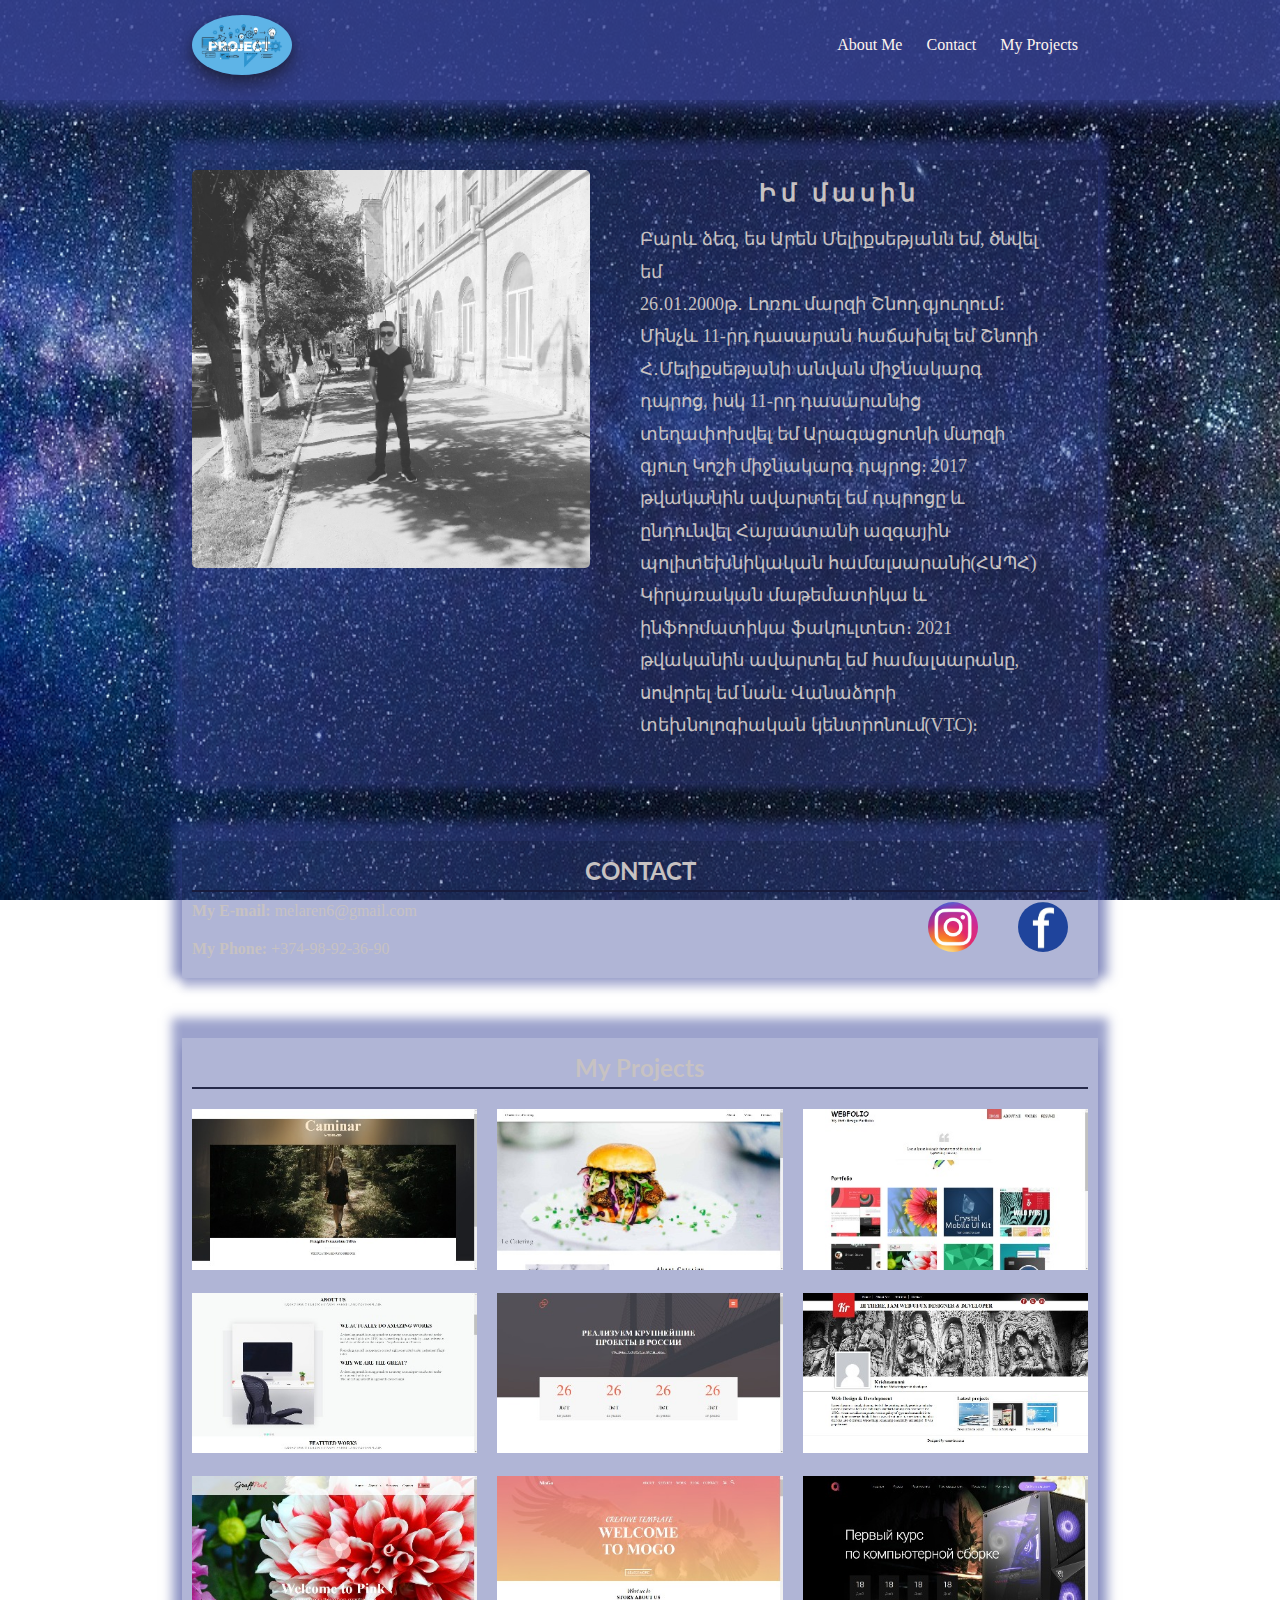
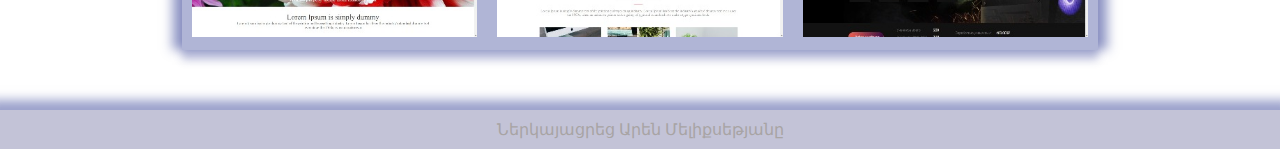
<file: index.html>
<!DOCTYPE html>
<html lang="en">
<head>
    <meta charset="UTF-8">
    <title>Portfolio</title>
    <link rel="stylesheet" href="style.css">
    <link rel="preconnect" href="https://fonts.googleapis.com">
    <link rel="preconnect" href="https://fonts.gstatic.com" crossorigin>
    <link href="https://fonts.googleapis.com/css2?family=Bebas+Neue&family=Lato:ital,wght@1,300&display=swap" rel="stylesheet">
</head>
<body>
    <header>
        <div class="menu">
            <img src="img/project.jpeg">
            <ul>
                <a href="#about"><li>About Me</li></a>
                <a href="#contact"><li>Contact</li></a>
                <a href="#myprojects"><li>My Projects</li></a>
            </ul>
        </div>
    </header>
    <section>
        <div class="about" id="about">
            <div class="me">
                <img src="img/me.jpeg"/>
            </div>
            <div class="text">
                <h2>Իմ մասին</h2>  
                <p class="p1">
                    Բարև ձեզ, ես Արեն Մելիքսեթյանն եմ, ծնվել եմ<br> 26․01․2000թ․ Լոռու մարզի Շնող գյուղում։
                    Մինչև 11-րդ դասարան հաճախել եմ Շնողի Հ․Մելիքսեթյանի անվան միջնակարգ դպրոց, իսկ 11-րդ դասարանից տեղափոխվել եմ
                    Արագացոտնի մարզի գյուղ Կոշի միջնակարգ դպրոց։ 2017 թվականին ավարտել եմ դպրոցը և ընդունվել Հայաստանի ազգային պոլիտեխնիկական
                    համալսարանի(ՀԱՊՀ) Կիրառական մաթեմատիկա և ինֆորմատիկա ֆակուլտետ։ 2021 թվականին ավարտել եմ համալսարանը, սովորել եմ նաև
                    Վանաձորի տեխնոլոգիական կենտրոնում(VTC)։
                </p>  
            </div>
        </div>
        <div class="contact" id="contact">
            <h2 class="h2">CONTACT</h2>
            <div class="contact2">
                <div class="cont">
                    <h4>My E-mail:</h4>
                    <p>melaren6@gmail.com</p>
                    <br>
                    <h4>My Phone:</h4>
                    <p>+374-98-92-36-90</p>
                </div>
                <div class="social">
                    <a href="https://www.facebook.com/profile.php?id=100067393895623" target="_blank">
                        <img src="img/facebook.jpg" style="background-color: black;">
                    </a>
                    <a href="https://www.instagram.com/meliksetyan_21/?hl=ru" target="_blank">
                        <img src="img/instagram.jpeg">
                    </a>
                </div>
            </div>
        </div>
        <div class="myprojects" id="myprojects">
            <h2>My Projects</h2>
            <div class="projects">
                <div class="proj">
                    <a href="page1/index.html" target="_blank">
                        <img  src="img/page1.jpeg">                 
                        <div class="pagehover">
                            <h4>Page1</h4>
                        </div>
                    </a>
                </div>
                <div class="proj">
                    <a href="page2/index.html" target="_blank">
                        <img src="img/page2.jpeg">
                        <div class="pagehover">
                            <h4>Page2</h4>
                        </div>
                    </a> 
                </div>
                <div class="proj">
                    <a href="page3/index.html" target="_blank">
                        <img src="img/page3.jpeg">
                        <div class="pagehover">
                            <h4>Page3</h4>
                        </div>
                    </a>
                </div>
                <div class="proj">
                    <a href="page4/index.html" target="_blank">
                        <img src="img/page4.jpeg">
                        <div class="pagehover">
                            <h4>Page4</h4>
                        </div>
                    </a>
                </div>
                <div class="proj">
                    <a href="page5/index.html" target="_blank">
                        <img src="img/page5.jpeg">
                        <div class="pagehover">
                            <h4>Page5</h4>
                        </div>
                    </a>
                </div>
                <div class="proj">
                    <a href="page6/index.html" target="_blank">
                        <img src="img/page6.jpeg">
                        <div class="pagehover">
                            <h4>Page6</h4>
                        </div>
                    </a>
                </div>
                <div class="proj">
                    <a href="page7/index.html" target="_blank">
                        <img src="img/page7.jpeg">
                        <div class="pagehover">
                            <h4>Page7</h4>
                        </div>
                    </a>
                </div>
                <div class="proj">
                    <a href="page8/index.html" target="_blank">
                        <img src="img/page8.jpeg">
                        <div class="pagehover">
                            <h4>Page8</h4>
                        </div>
                    </a>
                </div>
                <div class="proj">
                    <a href="page9/index.html" target="_blank">
                        <img src="img/page9.jpeg">
                        <div class="pagehover">
                            <h4>Page9</h4>
                        </div>
                    </a>
                </div>
            </div>
        </div>
    </section>
    <footer>
        <p>Ներկայացրեց Արեն Մելիքսեթյանը</p>
    </footer>
</body>
</html>
</file>
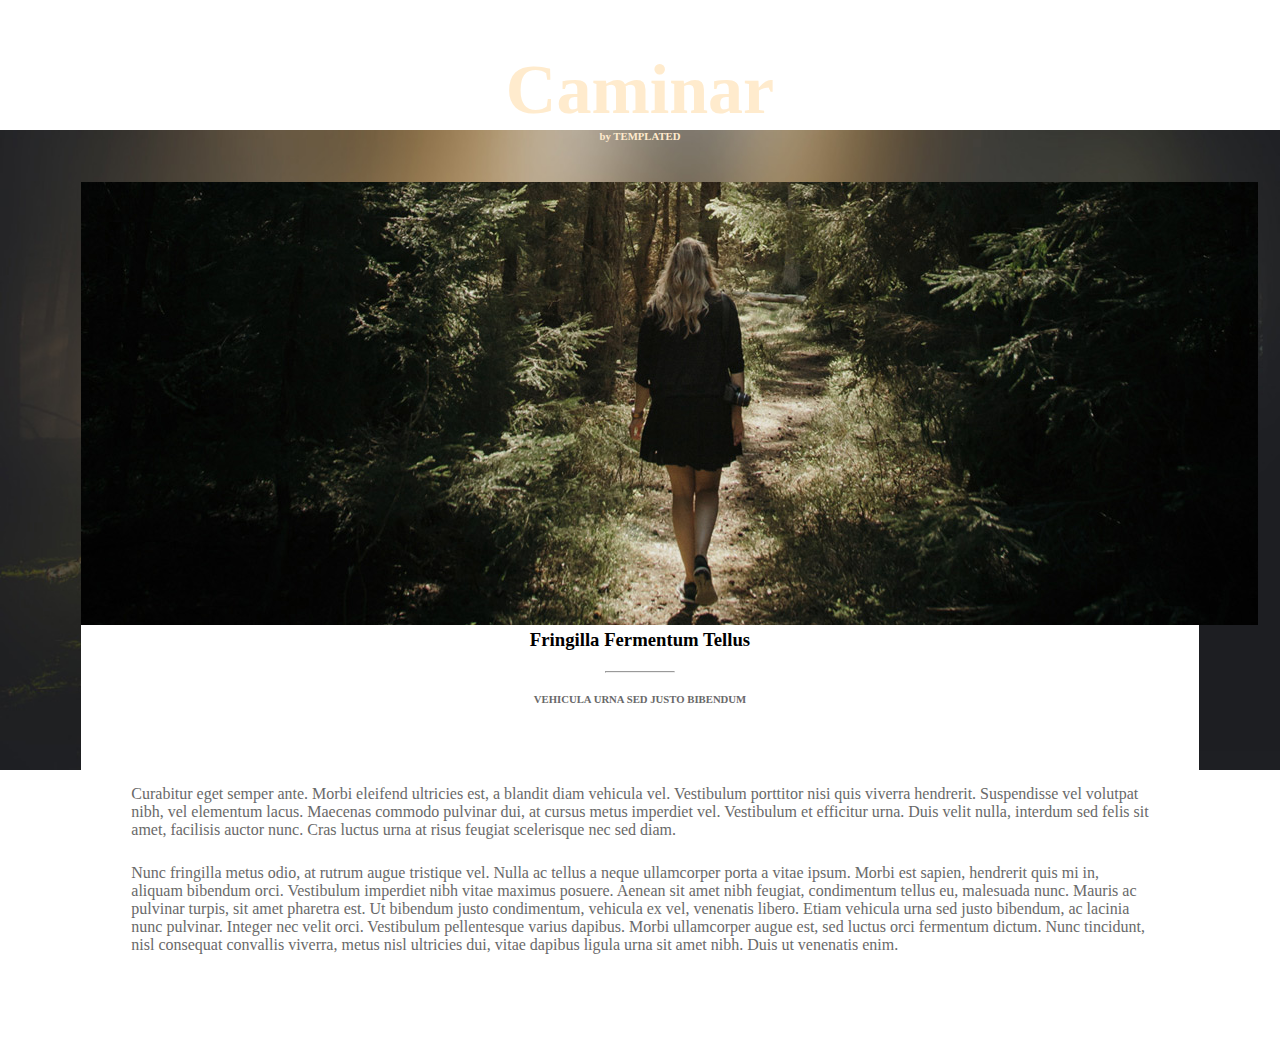
<file: page1/index.html>
<!DOCTYPE html>
<html>
    <head>
        <title>WEB</title>
        <meta charset="UTF-8"/>
        <link rel="stylesheet" href="style.css"/>
    </head>
    <body>
        <section class="main">
            <div class="vernagir">
                <h1>Caminar</h1>
                <h6>by TEMPLATED</h6>
            </div>
            
            <div class="marmin">
                <img src="pic.jpg"/>
                <h3>Fringilla Fermentum Tellus</h3><hr>
                <h6>VEHICULA URNA SED JUSTO BIBENDUM</h6>
                <p class="p1">
                    Curabitur eget semper ante. Morbi eleifend ultricies est, a blandit diam vehicula vel. Vestibulum porttitor nisi quis 
                    viverra hendrerit. Suspendisse vel volutpat nibh, vel elementum lacus. Maecenas commodo pulvinar dui, at cursus metus 
                    imperdiet vel. Vestibulum et efficitur urna. Duis velit nulla, interdum sed felis sit amet, facilisis auctor nunc. Cras 
                    luctus urna at risus feugiat scelerisque nec sed diam.
                </p>
                <p class="p2">
                    Nunc fringilla metus odio, at rutrum augue tristique vel. Nulla ac tellus a neque ullamcorper porta a vitae ipsum. 
                    Morbi est sapien, hendrerit quis mi in, aliquam bibendum orci. Vestibulum imperdiet nibh vitae maximus posuere. 
                    Aenean sit amet nibh feugiat, condimentum tellus eu, malesuada nunc. Mauris ac pulvinar turpis, sit amet pharetra est. 
                    Ut bibendum justo condimentum, vehicula ex vel, venenatis libero. Etiam vehicula urna sed justo bibendum, ac lacinia nunc 
                    pulvinar. Integer nec velit orci. Vestibulum pellentesque varius dapibus. Morbi ullamcorper augue est, sed luctus orci 
                    fermentum dictum. Nunc tincidunt, nisl consequat convallis viverra, metus nisl ultricies dui, vitae dapibus ligula urna 
                    sit amet nibh. Duis ut venenatis enim.
                </p>
            </div>
        </section>
    </body>
</html>
</file>
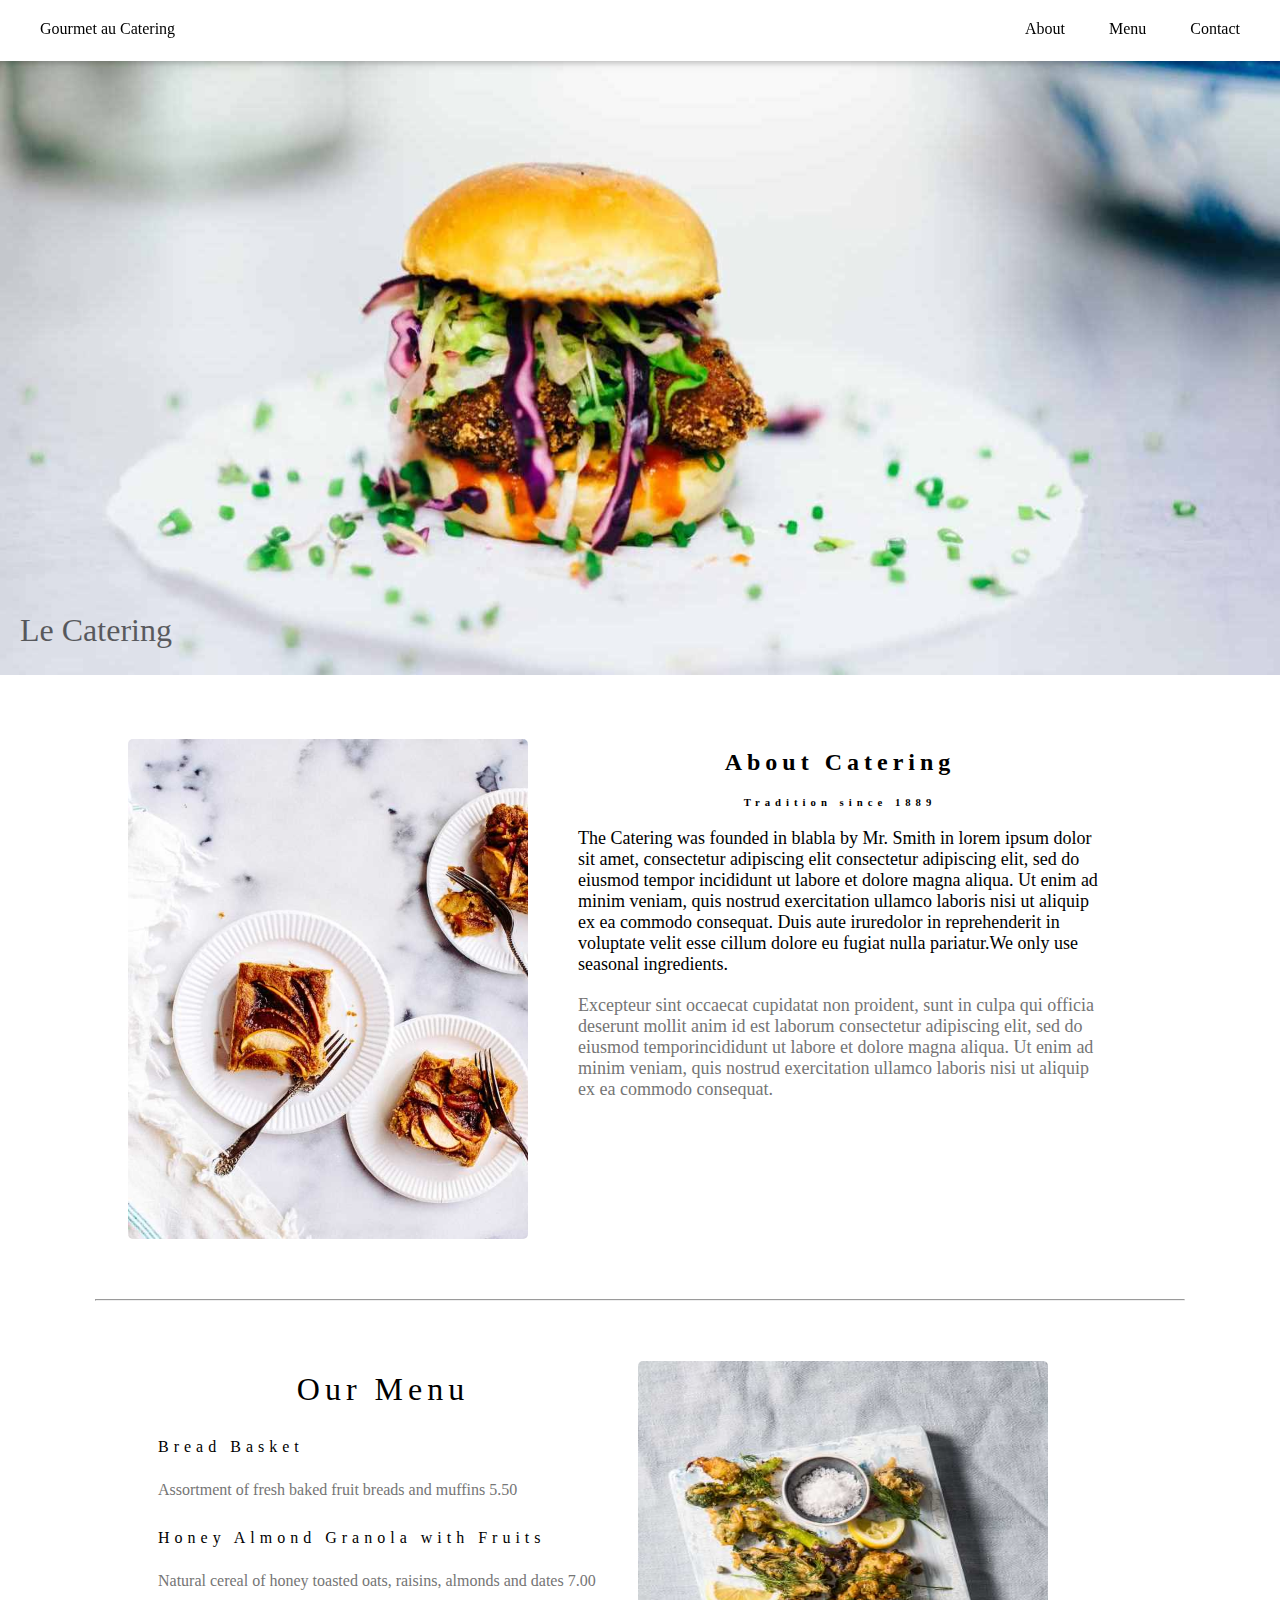
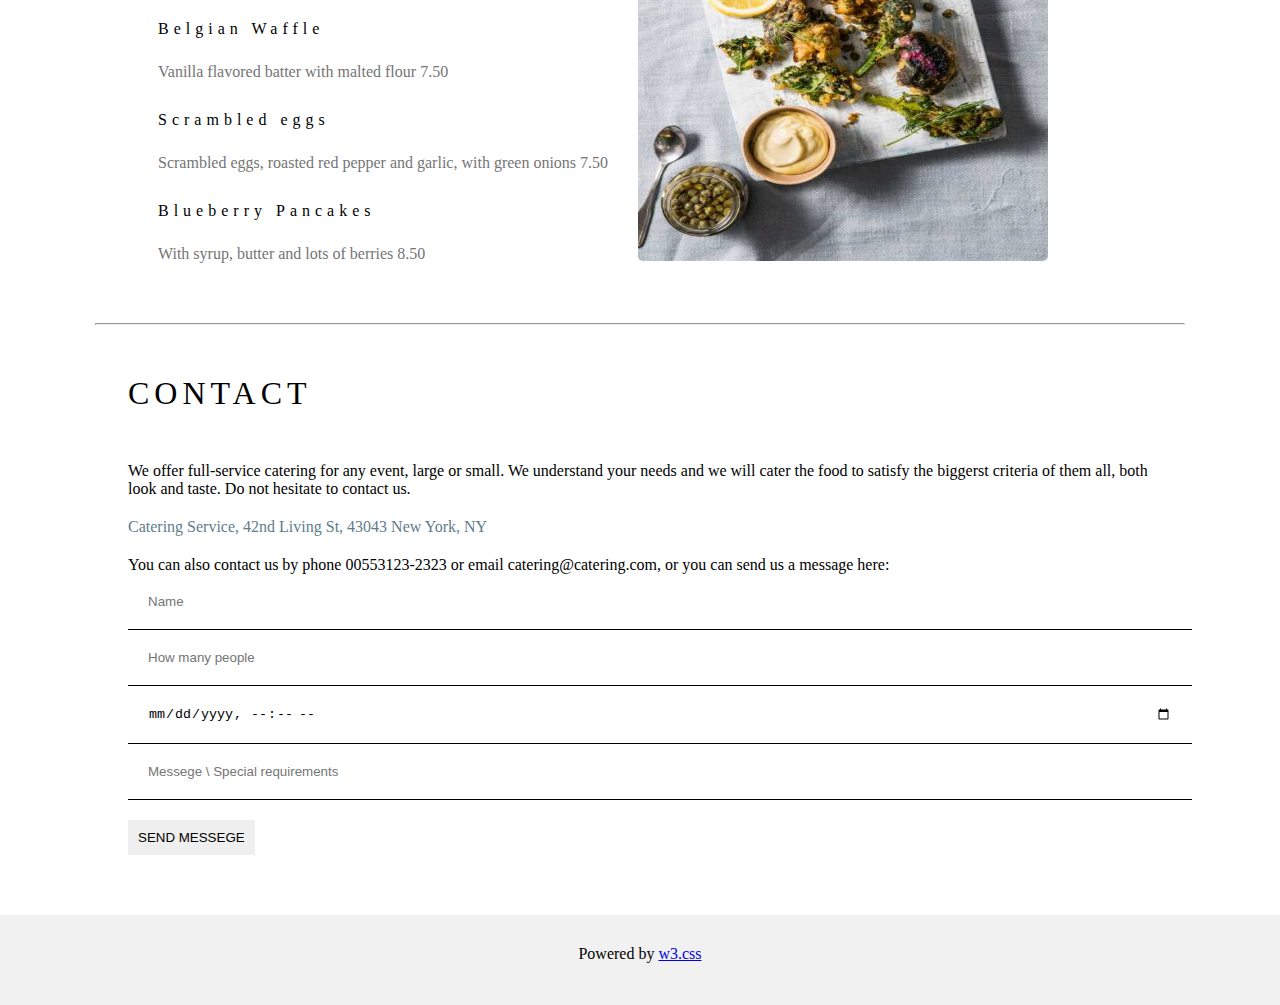
<file: page2/index.html>
<!DOCTYPE html>
<html>
    <head>
        <title>WEB</title>
        <meta charset="UTF-8">
        <link rel="stylesheet" href="style.css">
    </head>
    <body>
        <header id="header">
            <div >
                <a class="anun" href="#home">Gourmet au Catering</a>
                <div class="right">
                    <a href="#about">About</a>
                    <a href="#menu">Menu</a>
                    <a href="#contact">Contact</a> 
                </div>
            </div>    
        </header>
        <section>
            <div class="relative">
                <img src="hamburger.jpg" id="home" />
                <p class="Catering">Le Catering</p>
            </div>
            <div class="about" id="about">
                <img src="tablesetting2.jpg"/>
                <div class="text">
                    <h2>About Catering</h2>  
                    <h6>Tradition since 1889</h6>
                    <p class="p1">
                        The Catering was founded in blabla by Mr. Smith in lorem ipsum dolor sit amet, consectetur adipiscing elit 
                        consectetur adipiscing elit, sed do eiusmod tempor incididunt ut labore et dolore magna aliqua. Ut enim ad minim 
                        veniam, quis nostrud exercitation ullamco laboris nisi ut aliquip ex ea commodo consequat. Duis aute iruredolor in 
                        reprehenderit in voluptate velit esse cillum dolore eu fugiat nulla pariatur.We only use seasonal ingredients.
                    </p>  
                    <p class="p2">
                        Excepteur sint occaecat cupidatat non proident, sunt in culpa qui officia deserunt mollit anim id est laborum 
                        consectetur adipiscing elit, sed do eiusmod temporincididunt ut labore et dolore magna aliqua. Ut enim ad minim veniam, 
                        quis nostrud exercitation ullamco laboris nisi ut aliquip ex ea commodo consequat.
                    </p>
                </div>
            </div>
            <hr>
            <div class="menu" id="menu">
                <div class="ourmenu">
                    <h2>Our Menu</h2>
                    <h4>Bread Basket</h4>
                    <p>Assortment of fresh baked fruit breads and muffins 5.50</p>
                    <h4>Honey Almond Granola with Fruits</h4>
                    <p>Natural cereal of honey toasted oats, raisins, almonds and dates 7.00</p>
                    <h4>Belgian Waffle</h4>
                    <p>Vanilla flavored batter with malted flour 7.50</p>
                    <h4>Scrambled eggs</h4>
                    <p>Scrambled eggs, roasted red pepper and garlic, with green onions 7.50</p>
                    <h4>Blueberry Pancakes</h4>
                    <p>With syrup, butter and lots of berries 8.50</p>
                </div>
                <img src="tablesetting.jpg"/>
            </div>
            <hr>
            <div class="contact" id="contact">
                <h2>CONTACT</h2>
                <p>
                    We offer full-service catering for any event, large or small. We understand your needs and we will cater the food to 
                    satisfy the biggerst criteria of them all, both look and taste. Do not hesitate to contact us.
                </p>
                <p class="blue">
                    Catering Service, 42nd Living St, 43043 New York, NY
                </p>
                <p>
                    You can also contact us by phone 00553123-2323 or email catering@catering.com, or you can send us a message here:
                </p>
                <form class="contacttable">
                    <input type="text" placeholder="Name"></br>
                    <input type="number" placeholder="How many people"></br>
                    <input type="datetime-local"  ></br>
                    <input type="text" placeholder="Messege \ Special requirements"></br>
                </form>
                <button class="messege">SEND MESSEGE</button>
            </div>
        </section>
        <footer>
            <p>Powered by <a href="https://www.w3schools.com/w3css/default.asp">w3.css</a></p>
        </footer>
    </body>
</html>
</file>
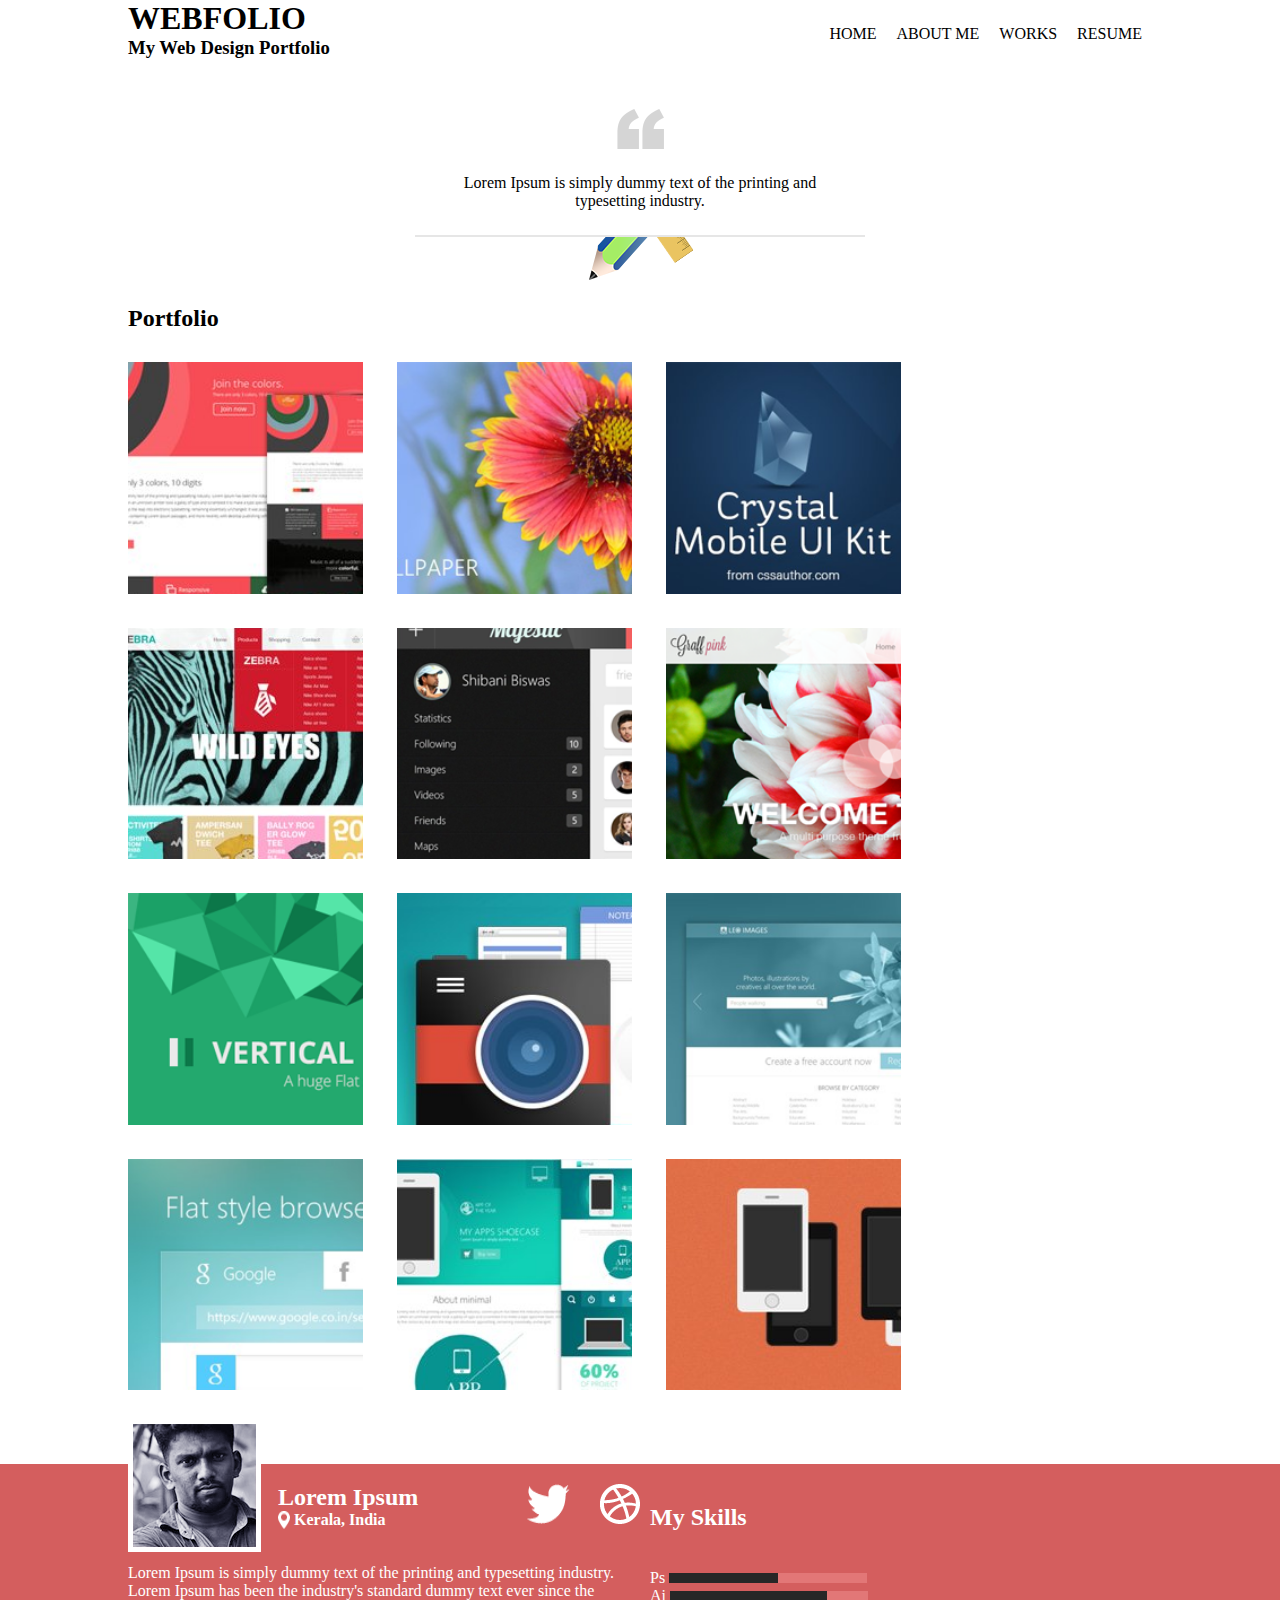
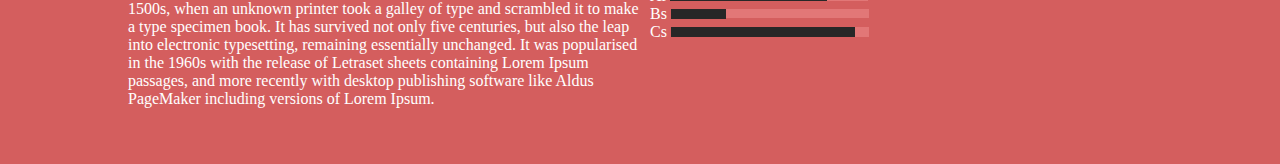
<file: page3/index.html>
<!DOCTYPE html>
<html>
	<head>
		<meta charset="UTF-8"/>
		<title>Web</title>
		<link rel="stylesheet" href="style.css"/>
	</head>
	<body>
		<header>
			<div class="header">
				<div class="h1">
					<h1>WEBFOLIO</h1>
					<h3>My Web Design Portfolio</h3>
				</div>
				<nav class="menu">
					<ul class="ul">
						<li>HOME</li>
						<li>ABOUT ME</li>
						<li>WORKS</li>
						<li>RESUME</li>
					</ul>
				</nav>
			</div>
		</header>
			<section>
				<div class="text">
					<img src="nkar.png"/>
					<p>
						Lorem Ipsum is simply dummy text of the printing and typesetting industry.
					</p>
					<img class="matit" src="matit.png"/>
				</div>
				<div class="nkarner">
					<h2>Portfolio</h2>
					<img src="Layer4.png"/>
					<img src="Layer5.png"/>
					<img src="Layer6.png"/>
					<img src="Layer7.png"/>
					<img src="Layer8.png"/>
					<img src="Layer9.png"/>
					<img src="Layer10.png"/>
					<img src="Layer11.png"/>
					<img src="Layer13.png"/>
					<img src="Layer14.png"/>
					<img src="Layer15.png"/>
					<img src="Layer16.png"/>
				</div>
			</section>
		<div class="bio">
			<div class="chap">
				<div class="info">
					<img class="n1" src="Layer17.png">
					<div class="location">
						<h2>Lorem Ipsum</h2>
						<div class="loc">
							<img src="location.png">
							<h4>Kerala, India</h4>
						</div>
						
					</div>
					<div class="lorem">
						<p >
							Lorem Ipsum is simply dummy text of the printing and typesetting industry. Lorem Ipsum has been the industry's standard dummy 
							text ever since the 1500s, when an unknown printer took a galley of type and scrambled it to make a type specimen book. It has 
							survived not only five centuries, but also the leap into electronic typesetting, remaining essentially unchanged. It was 
							popularised in the 1960s with the release of Letraset sheets containing Lorem Ipsum passages, and more recently with desktop 
							publishing software like Aldus PageMaker including versions of Lorem Ipsum.
						</p>
					</div>
					<div class="logo">
						<img src="twitter.png">
						<img src="dribbble.png">
					</div>
				</div>
				<div class="skills">
					<h2>My Skills</h2>
					<div class="skil">
						<div>
							<p>Ps</p>
							<img src="Ps.png">
						</div>
						<div>
							<p>Ai</p>
							<img src="Ai.png">
						</div>
						<div>
							<p>Bs</p>
							<img src="Bs.png">
						</div>
						<div>
							<p>Cs</p>
							<img src="Cs.png">
						</div>
					</div>
				</div>
			</div>	
		</div>
	</body>
</html>
</file>
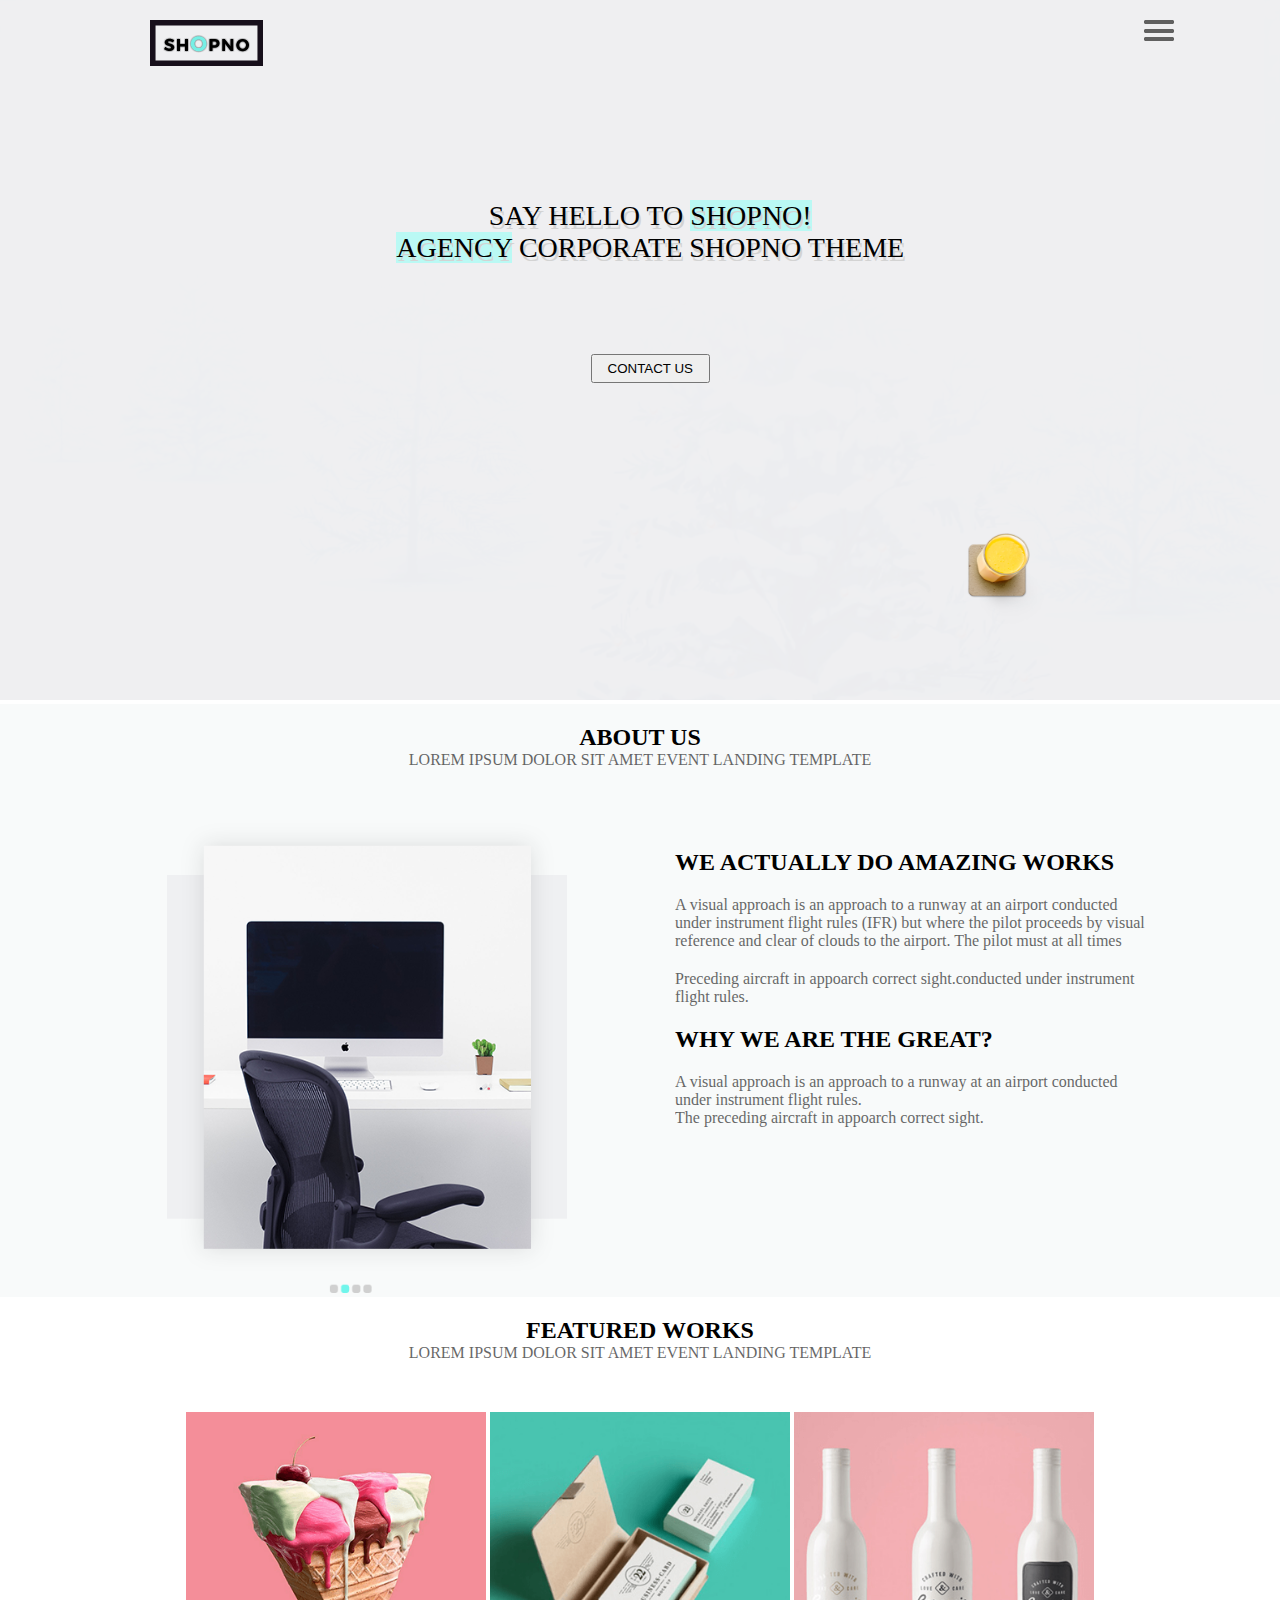
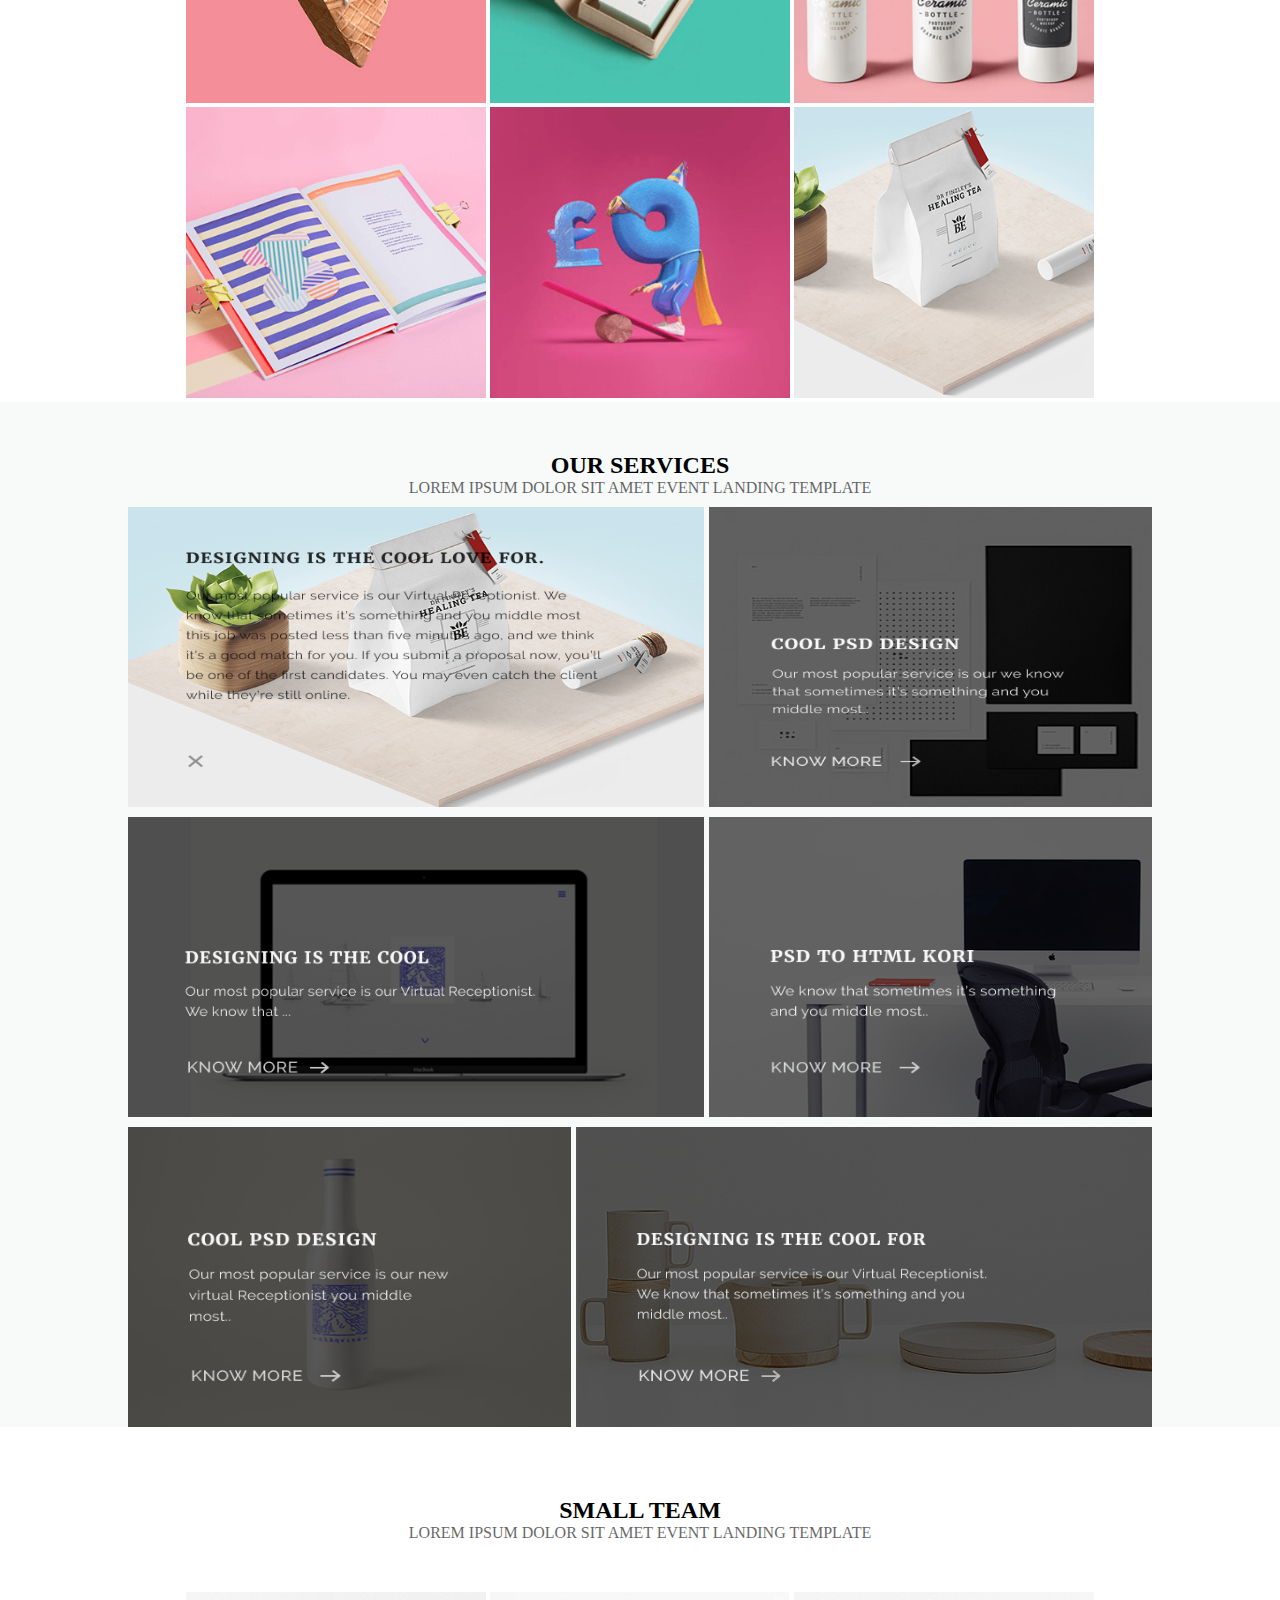
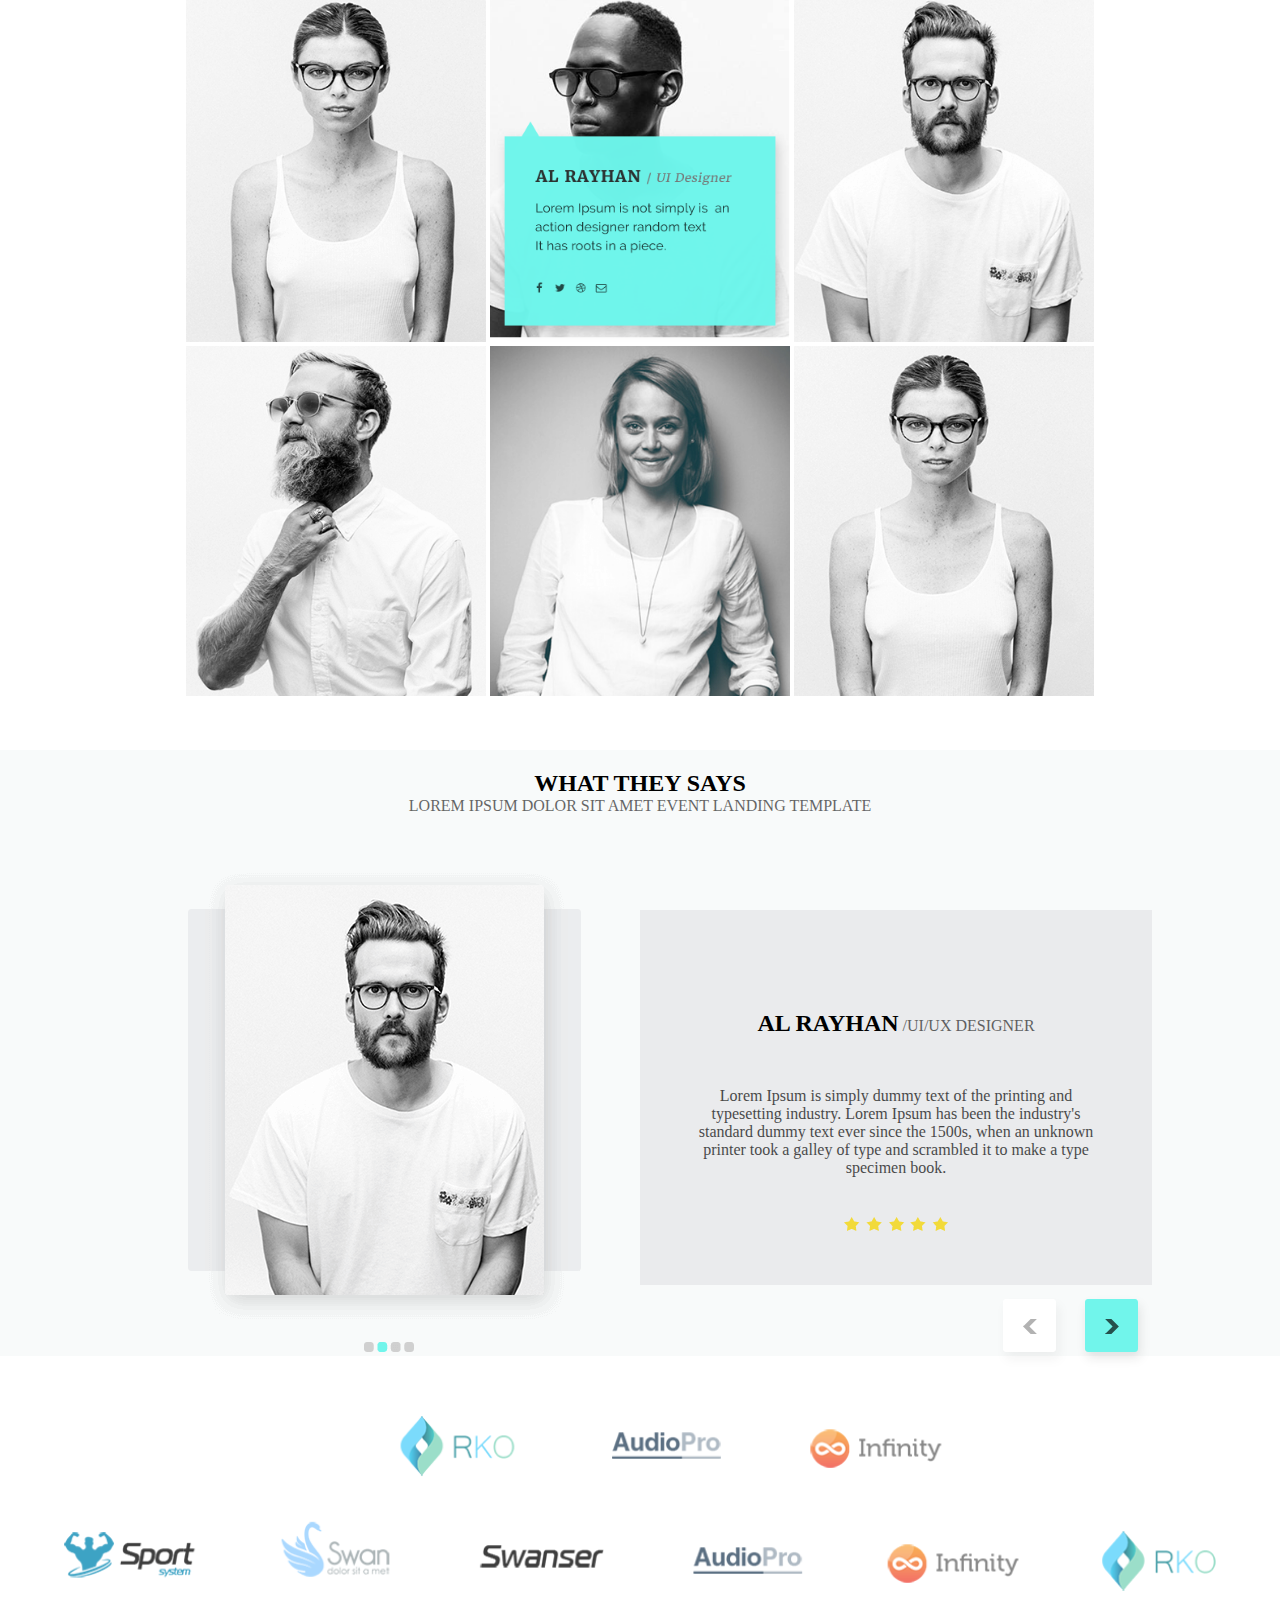
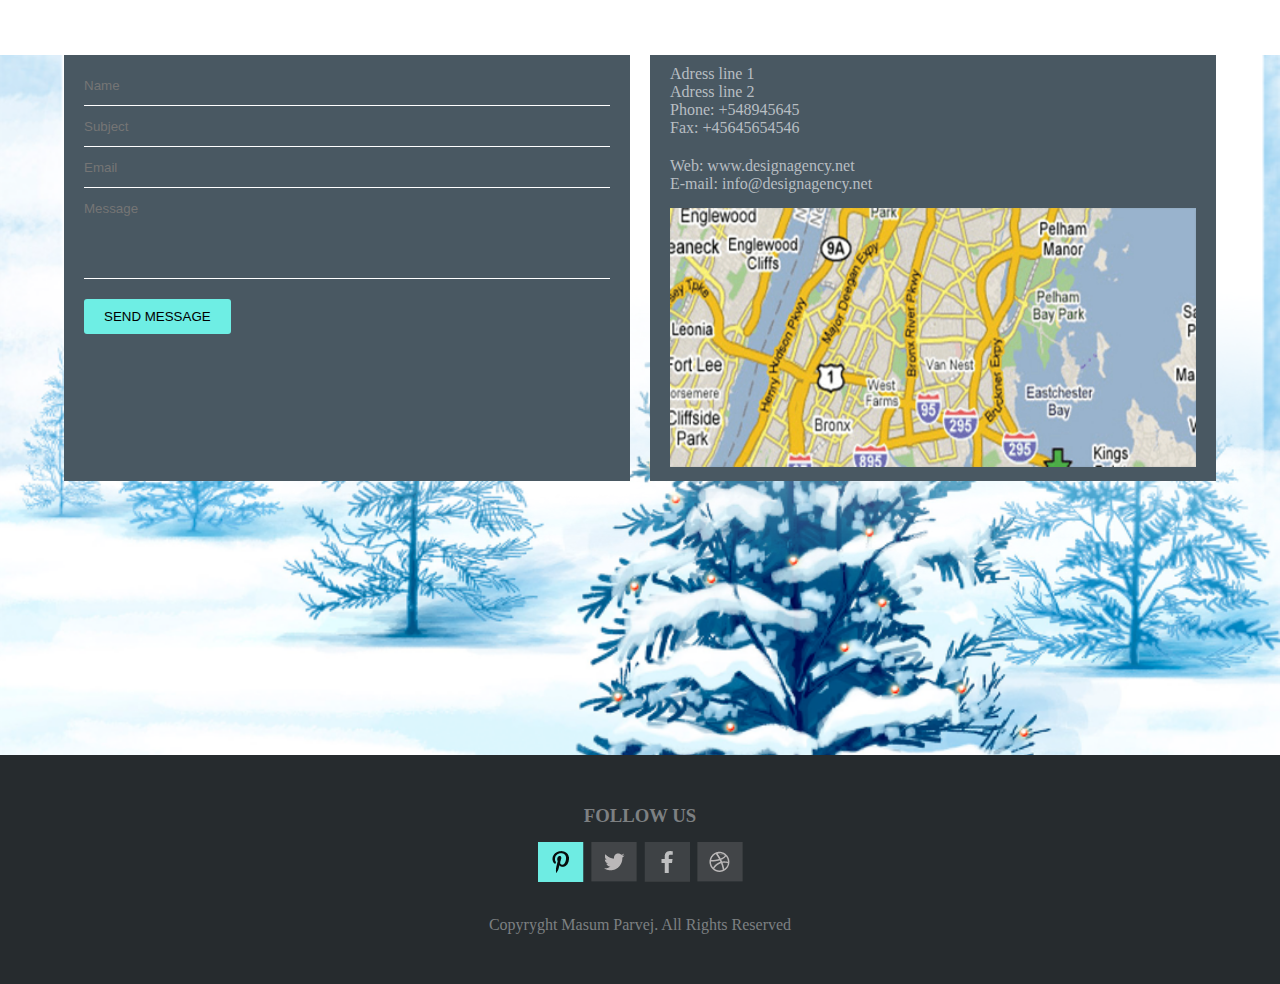
<file: page4/index.html>
<!DOCTYPE html>
<html lang="en">
<head>
    <meta charset="UTF-8">
    <title>Shopno</title>
    <link rel="stylesheet" href="style.css">
</head>
<body>
    <header>
        <img class="bg" src="bg.png">
        <div class="top">
            <img class="left" src="Logo.png">
            <img class="right" src="Menue.png">
        </div>
        <div class="text">
            <p>SAY HELLO TO <span> SHOPNO! <br> AGENCY</span> CORPORATE SHOPNO THEME</p>
            <button>CONTACT US</button>
        </div>
    </header>
    <section>
        <div class="back">
            <div class="about">
                <h2>ABOUT US</h2>
                <p>LOREM IPSUM DOLOR SIT AMET EVENT LANDING TEMPLATE</p>
                <div class="mec">
                    <div class="nkar">
                        <img src="komp.png">
                    </div>
                    <div class="text2">
                        <h2>WE ACTUALLY DO AMAZING WORKS</h2>
                        <p class="p1">
                            A visual approach is an approach to a runway at an airport conducted under instrument flight rules (IFR) but where the 
                            pilot proceeds by visual reference and clear of clouds to the airport. The pilot must at all times
                        </p>
                        <p class="p2">
                            Preceding aircraft in appoarch correct sight.conducted under instrument flight rules.
                        </p>
                        <h2 class="h2">
                            WHY WE ARE THE GREAT?
                        </h2>
                        <p>
                            A visual approach is an approach to a runway at an airport conducted under instrument flight rules.<br>
                            The preceding aircraft in appoarch correct sight.
                        </p>
                    </div>
                </div>
            </div>
        </div>
        <div class="works">
            <h2>FEATURED WORKS</h2>
            <p>LOREM IPSUM DOLOR SIT AMET EVENT LANDING TEMPLATE</p>
            <div class="nkarner">
                <img src="n1.png">
                <img src="n2.png">
                <img src="n3.png">
                <img src="n4.png">
                <img src="n5.png">
                <img src="n6.png">
            </div>
        </div>
        <div class="back">
            <div class="services">
                <h2>OUR SERVICES</h2>
                <p>LOREM IPSUM DOLOR SIT AMET EVENT LANDING TEMPLATE</p>
                <div class="nkarner2">
                    <div class="div1">
                        <img class="long" style="margin-right: 5px;" src="nk1.png">
                        <img class="short" src="nk2.png">
                    </div>
                    <div class="div2">
                        <img class="long" style="margin-right: 5px;" src="nk3.png">
                        <img class="short" src="nk4.png">
                    </div>
                    <div class="div3">
                        <img class="short" style="margin-right: 5px;" src="nk5.png">
                        <img  class="long" src="nk6.png">
                    </div>
                </div>
            </div>
        </div>
        <div class="small">
            <h2>SMALL TEAM</h2>
            <p>LOREM IPSUM DOLOR SIT AMET EVENT LANDING TEMPLATE</p>
            <div class="nkarner3">
                <img src="nkar1.png">
                <img src="nkar2.png">
                <img src="nkar3.png">
                <img src="nkar4.png">
                <img src="nkar5.png">
                <img src="nkar6.png">
            </div>
        </div>
        <div class="back">
            <div class="about">
                <h2>WHAT THEY SAYS</h2>
                <p>LOREM IPSUM DOLOR SIT AMET EVENT LANDING TEMPLATE</p>
                <div class="mec2">
                    <div class="nkar2">
                        <img src="person.png">
                    </div>
                    <div class="rightdiv">
                        <div class="text3">
                            <h2>AL RAYHAN</h2>
                            <span>/UI/UX DESIGNER</span>
                            <p>
                                Lorem Ipsum is simply dummy text of the printing and typesetting industry. Lorem Ipsum has been the industry's 
                                standard dummy text ever since the 1500s, when an unknown printer took a galley of type and scrambled it to make 
                                a type specimen book.
                            </p>
                            <img src="Star.png">
                        </div>
                        <img class="slaq" src="slaq.png">
                    </div>
                </div>
            </div>
        </div>
        <div class="logos">
            <img src="logos.png">
        </div>
    </section>
    <footer>
        <div class="footer">
            <div class="bg">
                <div class="mec3">
                        <form class="form">
                            <input type="text" placeholder="Name">
                            <input type="Subject" placeholder="Subject">
                            <input type="Email" placeholder="Email">
                            <input class="message" type="text" placeholder="Message">
                            <button>SEND MESSAGE</button>
                        </form>
                        <div class="location">
                            <p>Adress line 1</p>
                            <p>Adress line 2</p>
                            <p>Phone: +548945645</p>
                            <p>Fax: +45645654546</p>
                            <p class="web">Web: www.designagency.net</p>
                            <p>E-mail: info@designagency.net</p>
                            <img src="map.png">
                        </div>
                </div>
            </div>
            <div class="footerbottom">
                <h3>FOLLOW US</h3>
                <img src="Sociallink.png">
                <p>Copyryght Masum Parvej. All Rights Reserved</p>
            </div>
        </div>
    </footer>
</body>
</html>
</file>
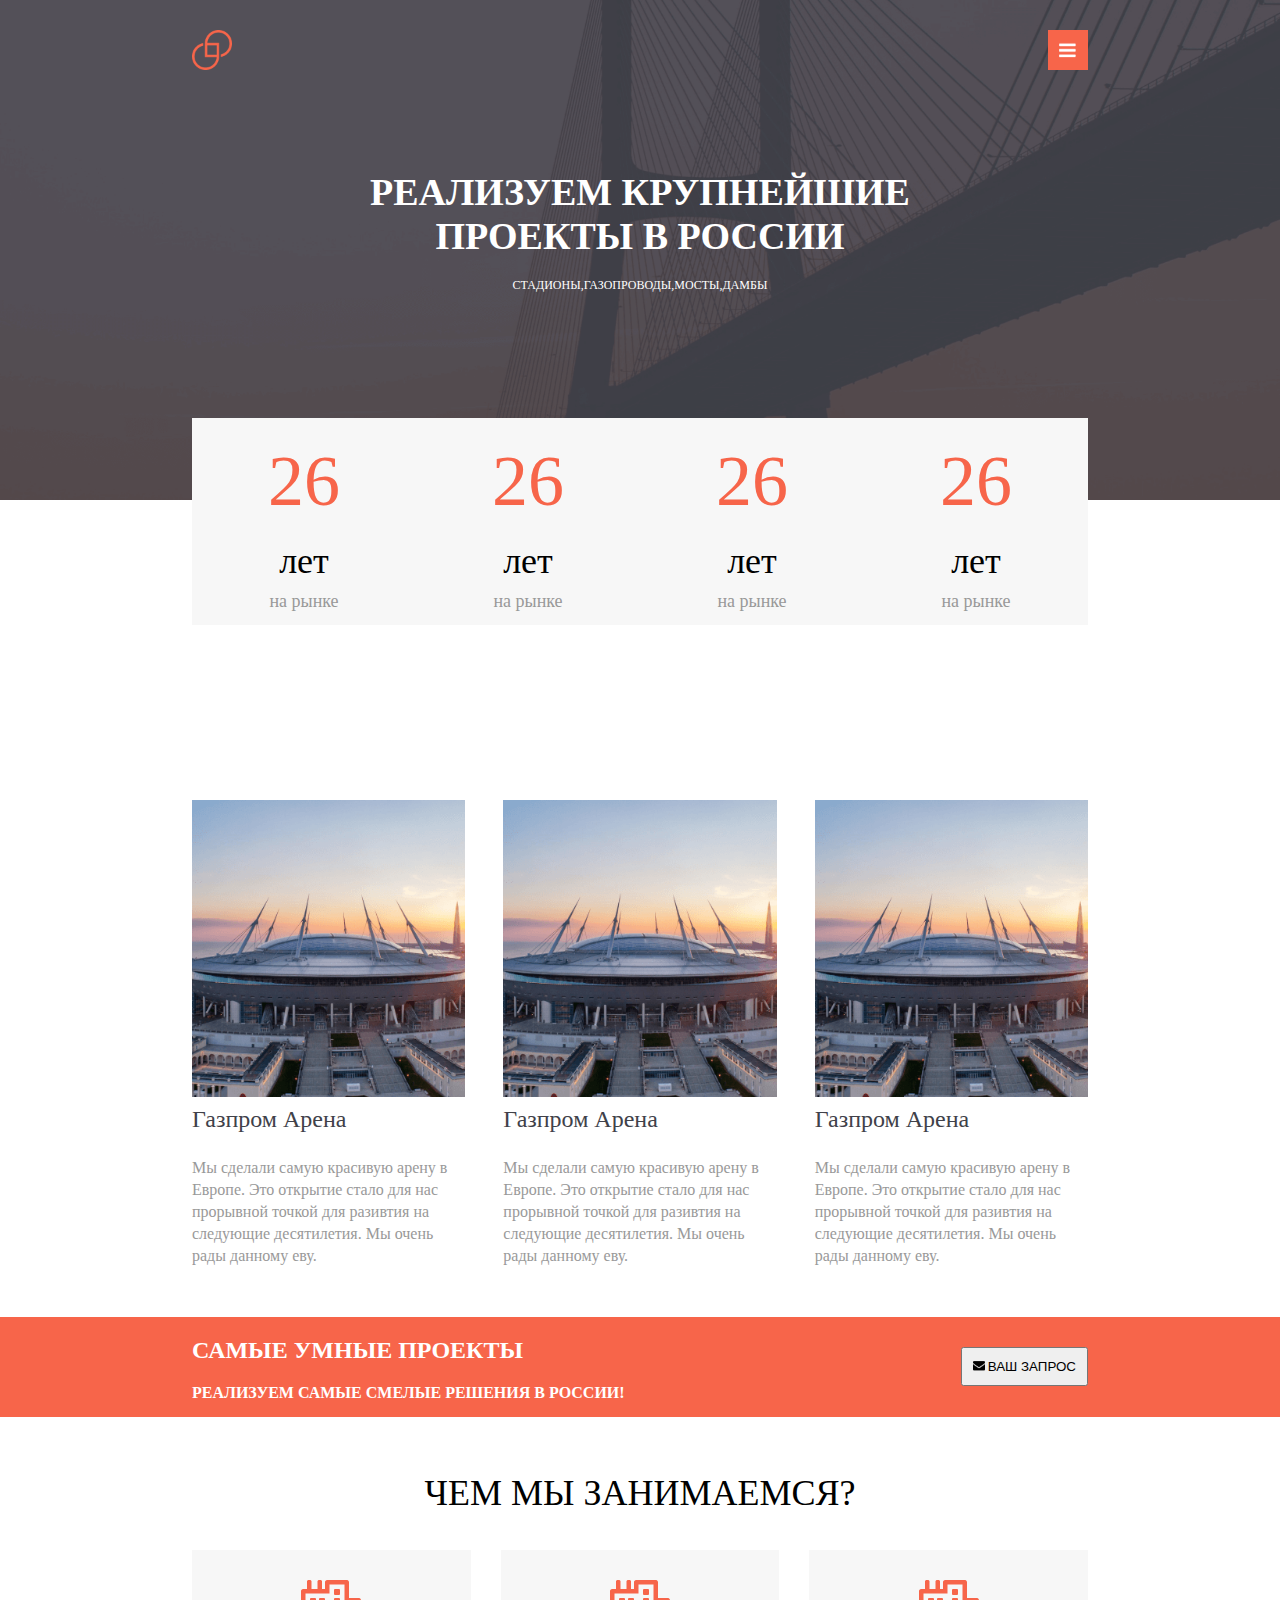
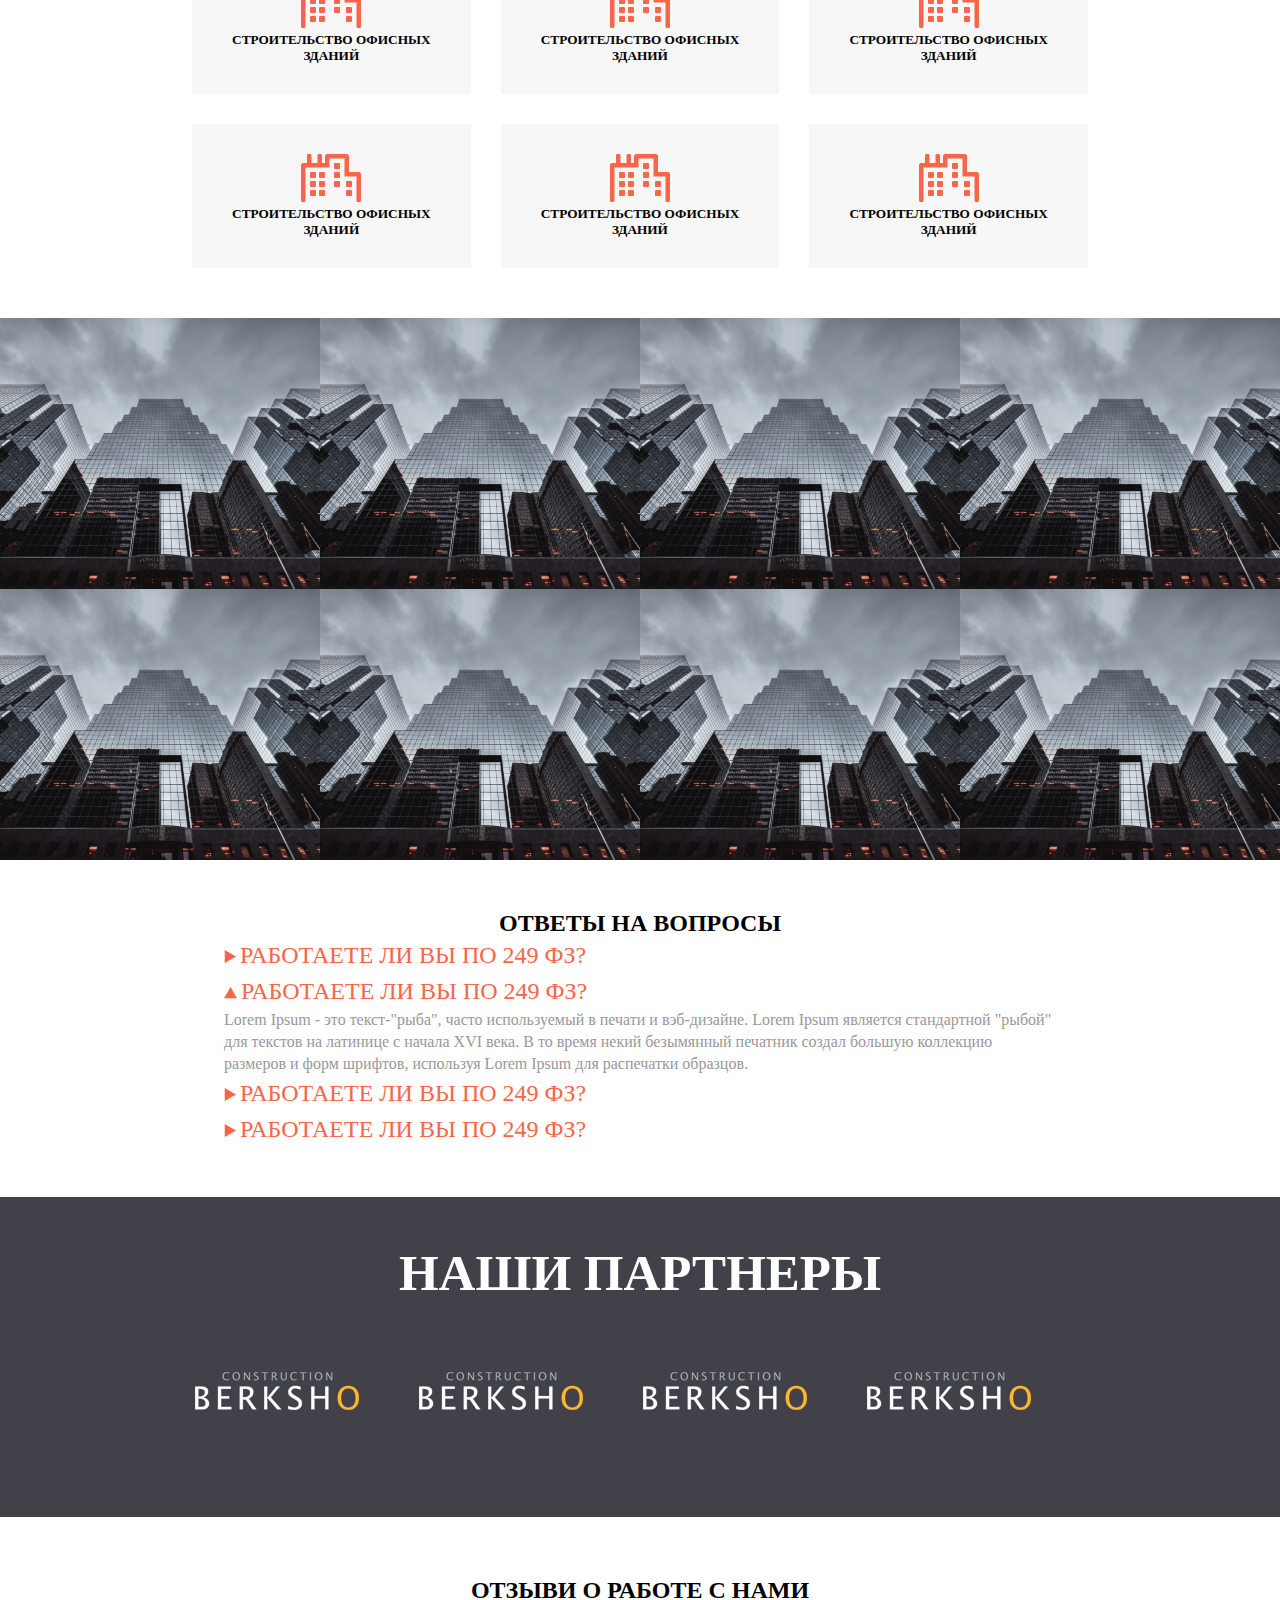
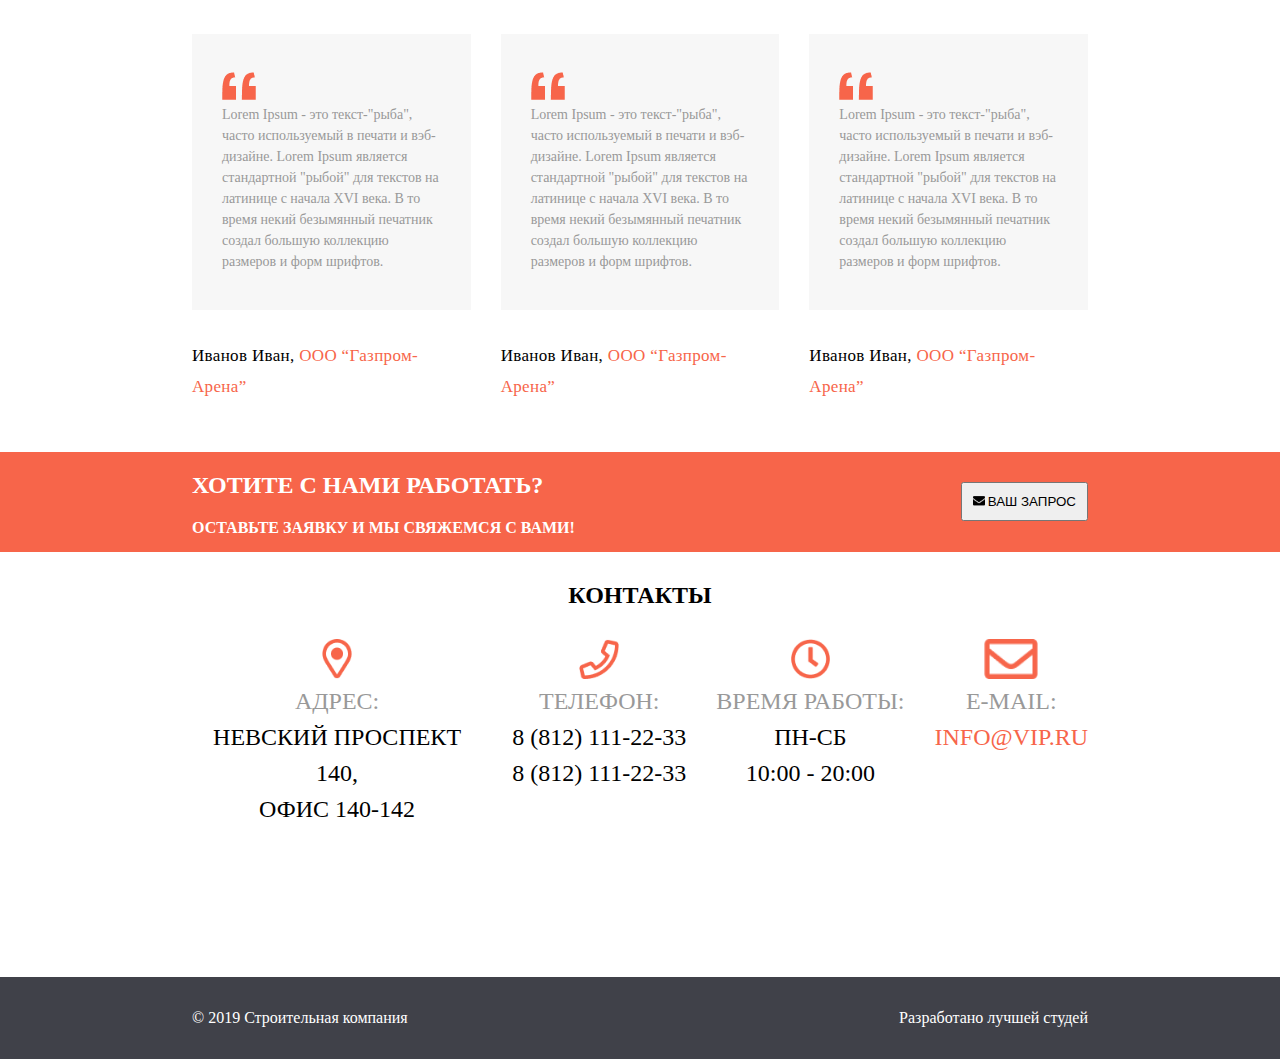
<file: page5/index.html>
<!DOCTYPE html>
<html lang="en">
<head>
    <meta charset="UTF-8">
    <title>Document</title>
    <link rel="stylesheet" href="style.css">
</head>
<body>
    <header>
        <div class="header">
            <div class="menu">
                <img src="logo.png">
                <img src="menu-gamburger.png">
            </div>
            <div class="text">
                <h1>РЕАЛИЗУЕМ КРУПНЕЙШИЕ</br> ПРОЕКТЫ В РОССИИ</h1>
                <p>СТАДИОНЫ,ГАЗОПРОВОДЫ,МОСТЫ,ДАМБЫ</p>
            </div>
            <div class="number">
                <div>
                    <h2>26</h2>
                    <h3>лет</h3>
                    <p>на рынке</p>
                </div>
                <div>
                    <h2>26</h2>
                    <h3>лет</h3>
                    <p>на рынке</p>
                </div>
                <div>
                    <h2>26</h2>
                    <h3>лет</h3>
                    <p>на рынке</p>
                </div>
                <div>
                    <h2>26</h2>
                    <h3>лет</h3>
                    <p>на рынке</p>
                </div>
            </div>
        </div>
    </header>
    <section>
        <div class="project">
            <!--<h2>НАШИ САМЫЕ БОЛЬШИЕ ПРОЕКТЫ</h2>-->
            <div class="card">
                <div class="card1" >
                    <img class="card-img-top" src="Rectangle3.png" alt="Card image cap">
                    <div class="card-body">
                        <h2 class="card-title">Газпром Арена</h2>
                        <p class="card-text">Мы сделали самую красивую арену в Европе. Это открытие стало для нас прорывной точкой для разивтия на следующие десятилетия. Мы очень рады данному еву.</p>
                    </div>
                </div>
                <div class="card2" x>
                    <img class="card-img-top" src="Rectangle3.png" alt="Card image cap">
                    <div class="card-body">
                        <h2 class="card-title">Газпром Арена</h2>
                        <p class="card-text">Мы сделали самую красивую арену в Европе. Это открытие стало для нас прорывной точкой для разивтия на следующие десятилетия. Мы очень рады данному еву.</p>
                    </div>
                </div>
                <div class="card3" >
                    <img class="card-img-top" src="Rectangle3.png" alt="Card image cap">
                    <div class="card-body">
                        <h2 class="card-title">Газпром Арена</h2>
                        <p class="card-text">Мы сделали самую красивую арену в Европе. Это открытие стало для нас прорывной точкой для разивтия на следующие десятилетия. Мы очень рады данному еву.</p>
                    </div>
                </div>
            </div>
        </div>
        <div class="bg2">
            <div class="request">
                <div class="text2">
                    <h2>САМЫЕ УМНЫЕ ПРОЕКТЫ</h2>
                    <h4>РЕАЛИЗУЕМ САМЫЕ СМЕЛЫЕ РЕШЕНИЯ В РОССИИ!</h4>
                </div>
                <div class="button">
                    <button><img src="namak.png">ВАШ ЗАПРОС</button>
                </div>
            </div>
        </div>
        <div class="rabota">
            <h2>ЧЕМ МЫ ЗАНИМАЕМСЯ?</h2>
            <div class="shenq">
                <div class="div">
                    <img src="shenq.png">
                    <h5>СТРОИТЕЛЬСТВО ОФИСНЫХ ЗДАНИЙ</h5>
                </div>
                <div class="div">
                    <img src="shenq.png">
                    <h5>СТРОИТЕЛЬСТВО ОФИСНЫХ ЗДАНИЙ</h5>
                </div>
                <div class="div">
                    <img src="shenq.png">
                    <h5>СТРОИТЕЛЬСТВО ОФИСНЫХ ЗДАНИЙ</h5>
                </div>
                <div class="div">
                    <img src="shenq.png">
                    <h5>СТРОИТЕЛЬСТВО ОФИСНЫХ ЗДАНИЙ</h5>
                </div>
                <div class="div">
                    <img src="shenq.png">
                    <h5>СТРОИТЕЛЬСТВО ОФИСНЫХ ЗДАНИЙ</h5>
                </div>
                <div class="div">
                    <img src="shenq.png">
                    <h5>СТРОИТЕЛЬСТВО ОФИСНЫХ ЗДАНИЙ</h5>
                </div>
            </div>
        </div>
        <div class="photo">
                <img src="Rectangle4.png">
                <img src="Rectangle4.png">
                <img src="Rectangle4.png">
                <img src="Rectangle4.png">
                <img src="Rectangle4.png">
                <img src="Rectangle4.png">
                <img src="Rectangle4.png">
                <img src="Rectangle4.png">
        </div>
        <div class="otvet">
            <h2>ОТВЕТЫ НА ВОПРОСЫ</h2>
            <div class="harc">
                <div>
                    <img src="Polygon.png">
                    <h4>РАБОТАЕТЕ ЛИ ВЫ ПО 249 ФЗ?</h4>
                </div>
                <div>
                    <img src="Polygon1.png">
                    <h4>РАБОТАЕТЕ ЛИ ВЫ ПО 249 ФЗ?</h4>
                    <p>Lorem Ipsum - это текст-"рыба", часто используемый в печати и вэб-дизайне. Lorem Ipsum является стандартной "рыбой" для текстов на латинице с начала XVI века. В то время некий безымянный печатник создал большую коллекцию размеров и форм шрифтов, используя Lorem Ipsum для распечатки образцов. </p>
                </div>
                <div>
                    <img src="Polygon.png">
                    <h4>РАБОТАЕТЕ ЛИ ВЫ ПО 249 ФЗ?</h4>
                </div>
                <div>
                    <img src="Polygon.png">
                    <h4>РАБОТАЕТЕ ЛИ ВЫ ПО 249 ФЗ?</h4>
                </div>
            </div>
        </div>
        <div class="partners">
            <div class="text3">
                <h2>НАШИ ПАРТНЕРЫ</h2>
                <div class="bershko">
                    <img src="image.png">
                    <img src="image.png">
                    <img src="image.png">
                    <img src="image.png">
                </div>
            </div>
        </div>
        <div class="reviews">
            <h2>ОТЗЫВИ О РАБОТЕ С НАМИ</h2>
            <div class="mecdiv">
                <div>
                    <img src="kavichki.png">
                    <p>
                        Lorem Ipsum - это текст-"рыба", часто используемый в печати и вэб-дизайне. Lorem Ipsum является стандартной "рыбой" для 
                        текстов на латинице с начала XVI века. В то время некий безымянный печатник создал большую коллекцию размеров и форм 
                        шрифтов.
                    </p>
                </div>
                <div>
                    <img src="kavichki.png">
                    <p>
                        Lorem Ipsum - это текст-"рыба", часто используемый в печати и вэб-дизайне. Lorem Ipsum является стандартной "рыбой" для 
                        текстов на латинице с начала XVI века. В то время некий безымянный печатник создал большую коллекцию размеров и форм 
                        шрифтов.
                    </p>
                </div>
                <div>
                    <img src="kavichki.png">
                    <p>
                        Lorem Ipsum - это текст-"рыба", часто используемый в печати и вэб-дизайне. Lorem Ipsum является стандартной "рыбой" для 
                        текстов на латинице с начала XVI века. В то время некий безымянный печатник создал большую коллекцию размеров и форм 
                        шрифтов.
                    </p>
                </div>
                <h4>Иванов Иван,<span> ООО “Газпром-Арена”</span></h4>
                <h4>Иванов Иван,<span> ООО “Газпром-Арена”</span></h4>
                <h4>Иванов Иван,<span> ООО “Газпром-Арена”</span></h4>
            </div>
        </div>
    </section>
    <div class="bg2">
        <div class="request">
            <div class="text2">
                <h2>ХОТИТЕ С НАМИ РАБОТАТЬ?</h2>
                <h4>ОСТАВЬТЕ ЗАЯВКУ И МЫ СВЯЖЕМСЯ С ВАМИ!</h4>
            </div>
            <div class="button">
                <button><img src="namak.png">ВАШ ЗАПРОС</button>
            </div>
        </div>
    </div>
    <div class="contact">
        <h2>КОНТАКТЫ</h2>
        <div class="contacts_item">
            <div class="loc">
                <img src="location.png">
                <h3>АДРЕС:</h3>
                <h4>НЕВСКИЙ ПРОСПЕКТ 140,<br>   
                    ОФИС 140-142
                </h4>
            </div>
            <div class="phone">
                <img src="phone.png">
                <h3>ТЕЛЕФОН:</h3>
                <h4>8 (812) 111-22-33<br>
                    8 (812) 111-22-33
                </h4>
            </div>
            <div class="time">
                <img src="time.png">
                <h3>ВРЕМЯ РАБОТЫ:</h3>
                <h4>
                    ПН-СБ<br>
                    10:00 - 20:00
                </h4>
            </div>
            <div class="email">
                <img src="email.png">
                <h3>E-MAIL:</h3>
                <h4 class="info">INFO@VIP.RU</h4>
            </div>
        </div>
    </div>
    <footer>
        <div class="footer">
            <p>© 2019 Строительная компания</p>
            <p>Разработано лучшей студей</p>
        </div>
    </footer>
</body>
</html>
</file>
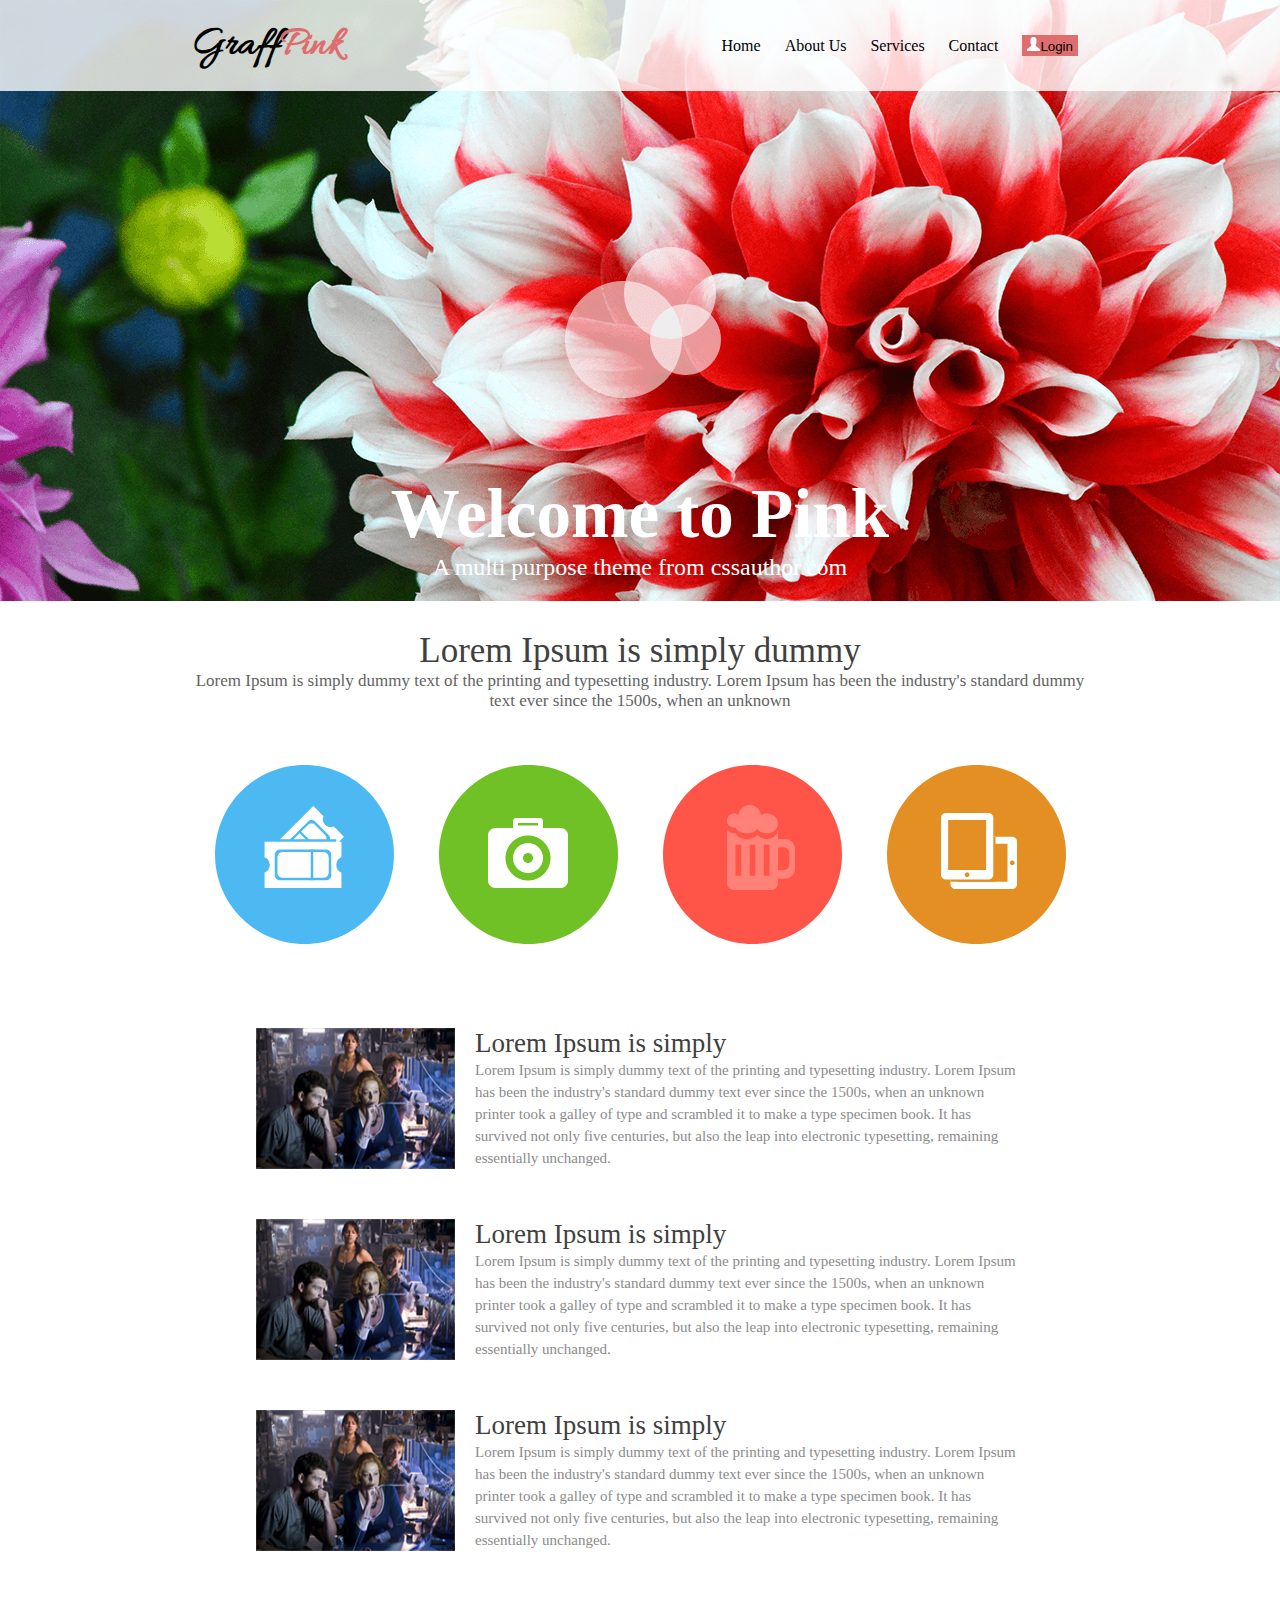
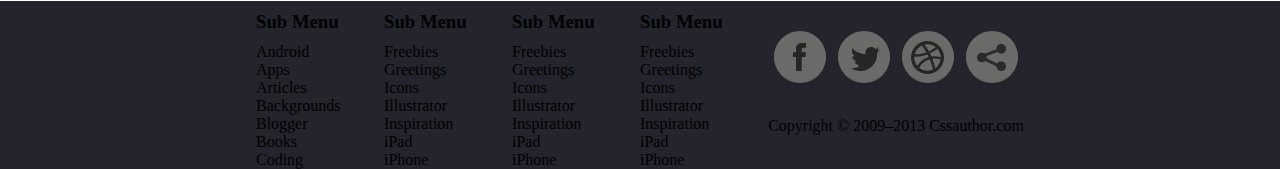
<file: page7/index.html>
<!DOCTYPE html>
<html>
	<head>
		<meta charset="UTF-8"/>
		<title>Web</title>
		<link rel="stylesheet" href="style.css"/>
		<link rel="preconnect" href="https://fonts.googleapis.com">
		<link rel="preconnect" href="https://fonts.gstatic.com" crossorigin>
		<link href="https://fonts.googleapis.com/css2?family=Allura&family=Kaushan+Script&display=swap" rel="stylesheet">
	</head>
	<body>
		<header>
		<div class="menu">
				<h2>Graff<span>Pink</span></h2>
				<ul>
					<li>Home</li>
					<li>About Us</li>
					<li>Services</li>
					<li>Contact</li>
					<li><button><img src="shape.png">Login</button></li>
				</ul>
			</div>
		</header>
		<section>
			<div class="text">
				<h2>Welcome to Pink</h2>
				<p>A multi purpose theme from cssauthor.com</p>
			</div>
			<div class="mec">
				<div class="lorem">
					<h3>Lorem Ipsum is simply dummy</h3>
					<p>Lorem Ipsum is simply dummy text of the printing and typesetting industry. Lorem Ipsum has been the industry's standard dummy text ever since the 1500s, when an unknown
					</p>
				</div>
				<div class="section2">
					<div class="relative1">	
						<img src="tickets1.png">
						<div class="hover1">
							<img src="tickets.png">
						</div>
					</div>
					<div class="relative2">
						<img src="camera1.png">
						<div class="hover2">
							<img src="camera.png">
						</div>
					</div>
					<div class="relative3">
						<img src="beer1.png">
						<div class="hover3">
							<img src="beer.png">
						</div>
					</div>
					<div class="relative4">
						<img src="devices1.png">
						<div class="hover4">
							<img src="devices.png">
						</div>
					</div>
				</div>
				<div class="newsfeed">
					<div class="div1">
						<img src="Layer.png">
						<div class="text2">
							<h3>Lorem Ipsum is simply</h3>
							<p>Lorem Ipsum is simply dummy text of the printing and typesetting industry. Lorem Ipsum has been the industry's standard dummy text ever since the 1500s, when an unknown printer took a galley of type and scrambled it to make a type specimen book. It has survived not only five centuries, but also the leap into electronic typesetting, remaining essentially unchanged. </p>
						</div>
					</div>
					<div class="div1">
						<img src="Layer.png">
						<div class="text2">
							<h3>Lorem Ipsum is simply</h3>
							<p>Lorem Ipsum is simply dummy text of the printing and typesetting industry. Lorem Ipsum has been the industry's standard dummy text ever since the 1500s, when an unknown printer took a galley of type and scrambled it to make a type specimen book. It has survived not only five centuries, but also the leap into electronic typesetting, remaining essentially unchanged. </p>
						</div>
					</div>
					<div class="div1">
						<img src="Layer.png">
						<div class="text2">
							<h3>Lorem Ipsum is simply</h3>
							<p>Lorem Ipsum is simply dummy text of the printing and typesetting industry. Lorem Ipsum has been the industry's standard dummy text ever since the 1500s, when an unknown printer took a galley of type and scrambled it to make a type specimen book. It has survived not only five centuries, but also the leap into electronic typesetting, remaining essentially unchanged. </p>
						</div>
					</div>
				</div>
			</div>
		</section>
		<footer>
			<div class="footer1">
				<div class="submenu">
					<div>
						<h3>Sub Menu</h3>
						<p>Android</p>
						<p>Apps</p>
						<p>Articles</p>
						<p>Backgrounds</p>
						<p>Blogger</p>
						<p>Books</p>
						<p>Coding</p>
					</div>
					<div>
						<h3>Sub Menu</h3>
						<p>Freebies</p>
						<p>Greetings</p>
						<p>Icons</p>
						<p>Illustrator</p>
						<p>Inspiration</p>
						<p>iPad</p>
						<p>iPhone</p>
					</div>
					<div>
						<h3>Sub Menu</h3>
						<p>Freebies</p>
						<p>Greetings</p>
						<p>Icons</p>
						<p>Illustrator</p>
						<p>Inspiration</p>
						<p>iPad</p>
						<p>iPhone</p>
					</div>
					<div>
						<h3>Sub Menu</h3>
						<p>Freebies</p>
						<p>Greetings</p>
						<p>Icons</p>
						<p>Illustrator</p>
						<p>Inspiration</p>
						<p>iPad</p>
						<p>iPhone</p>
					</div>
				</div>
				<div class="social">
					<div class="social2">
						<div>
							<img src="facebook.png">
						</div>
						<div>
							<img src="twitter.png">
						</div>
						<div>
							<img src="drib.png">
						</div>
						<div>
							<img src="share.png">
						</div>
					</div>
					<p>Copyright © 2009–2013 Cssauthor.com</p>
				</div>
			</div>
		</footer>
	</body>
</html>
</file>
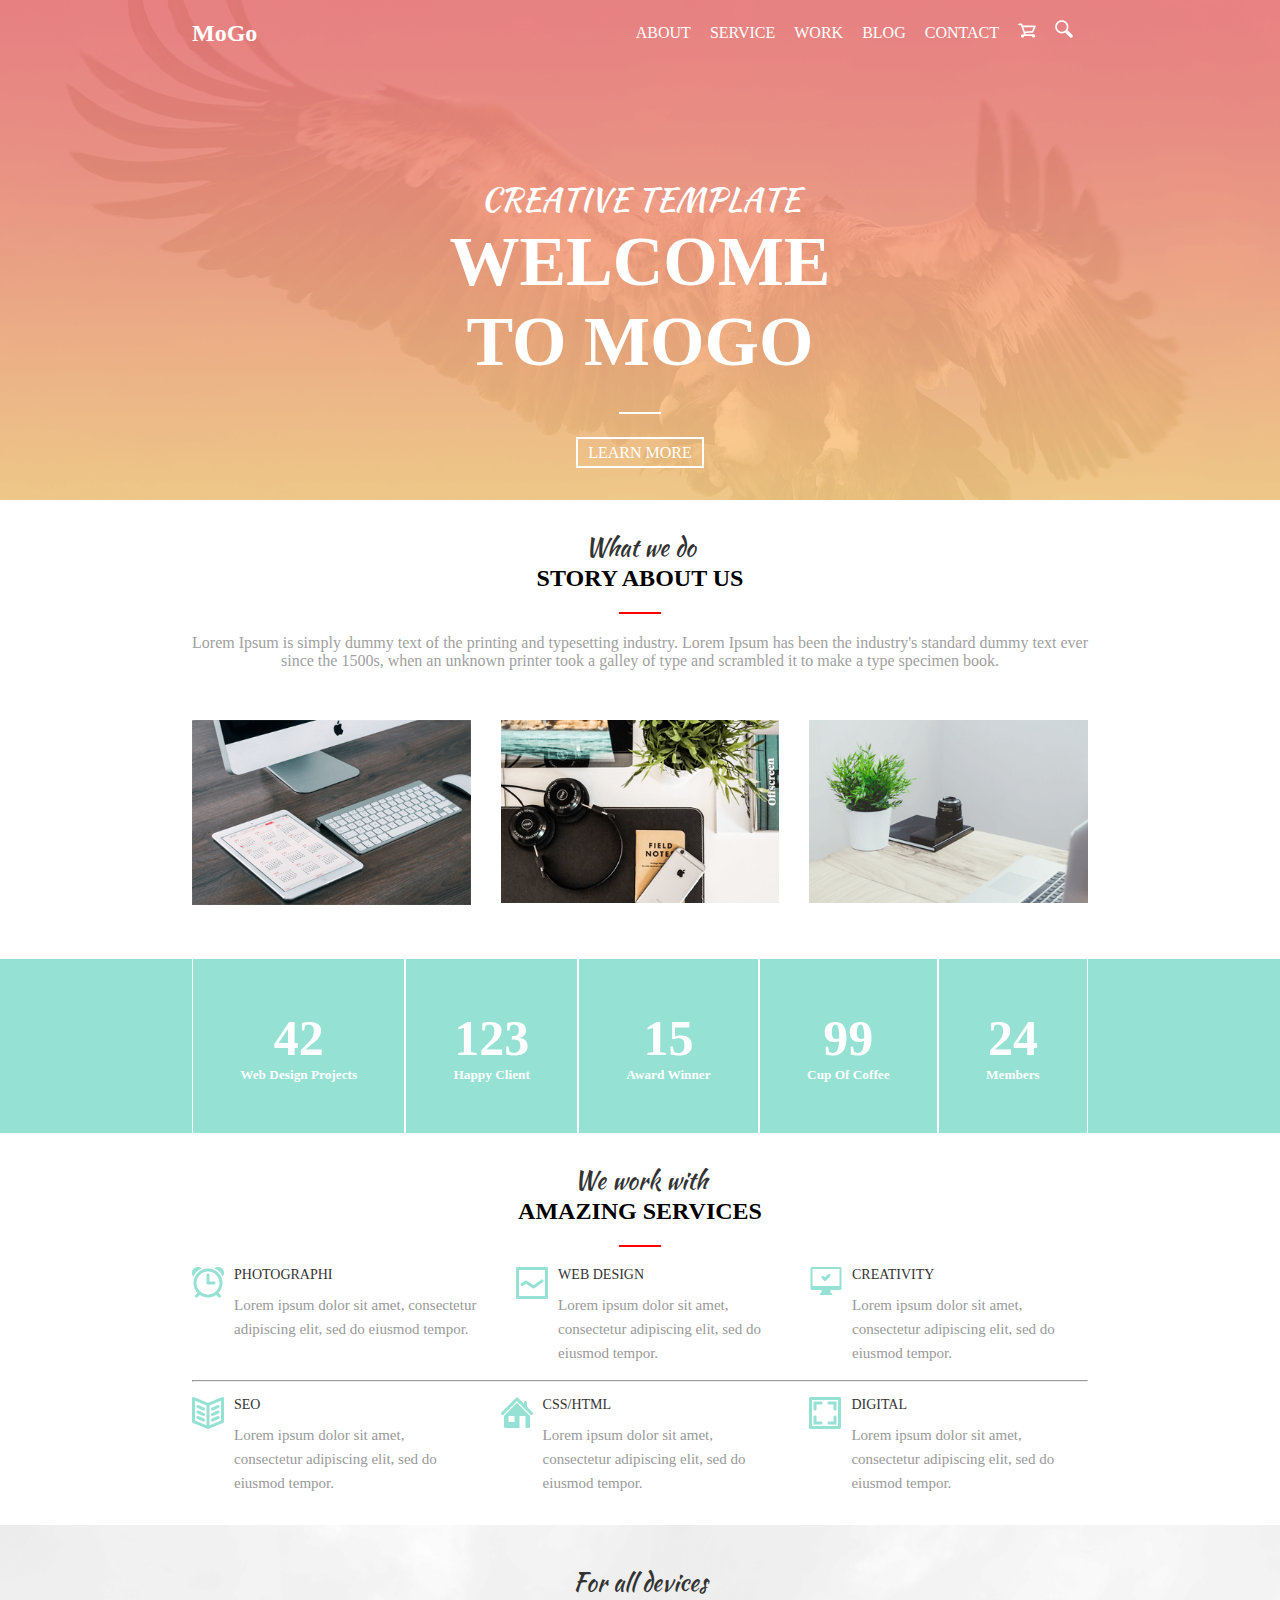
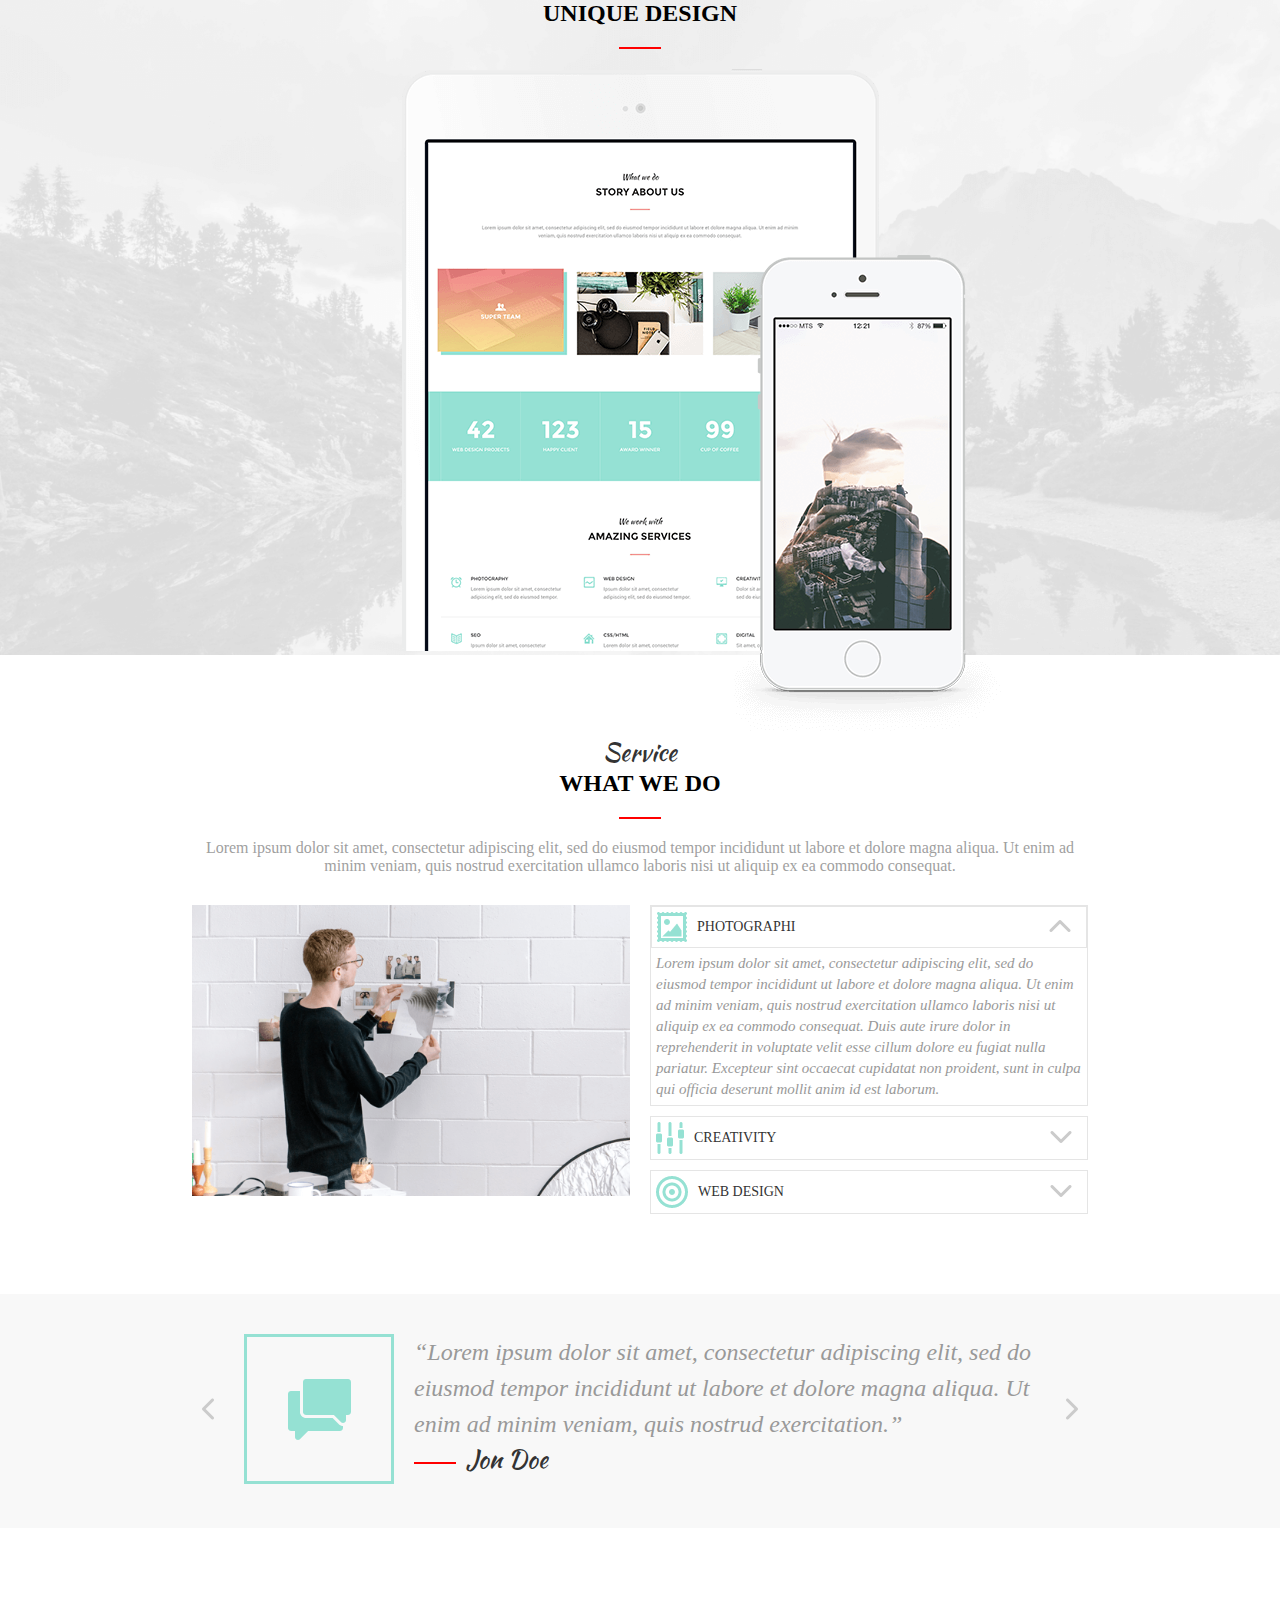
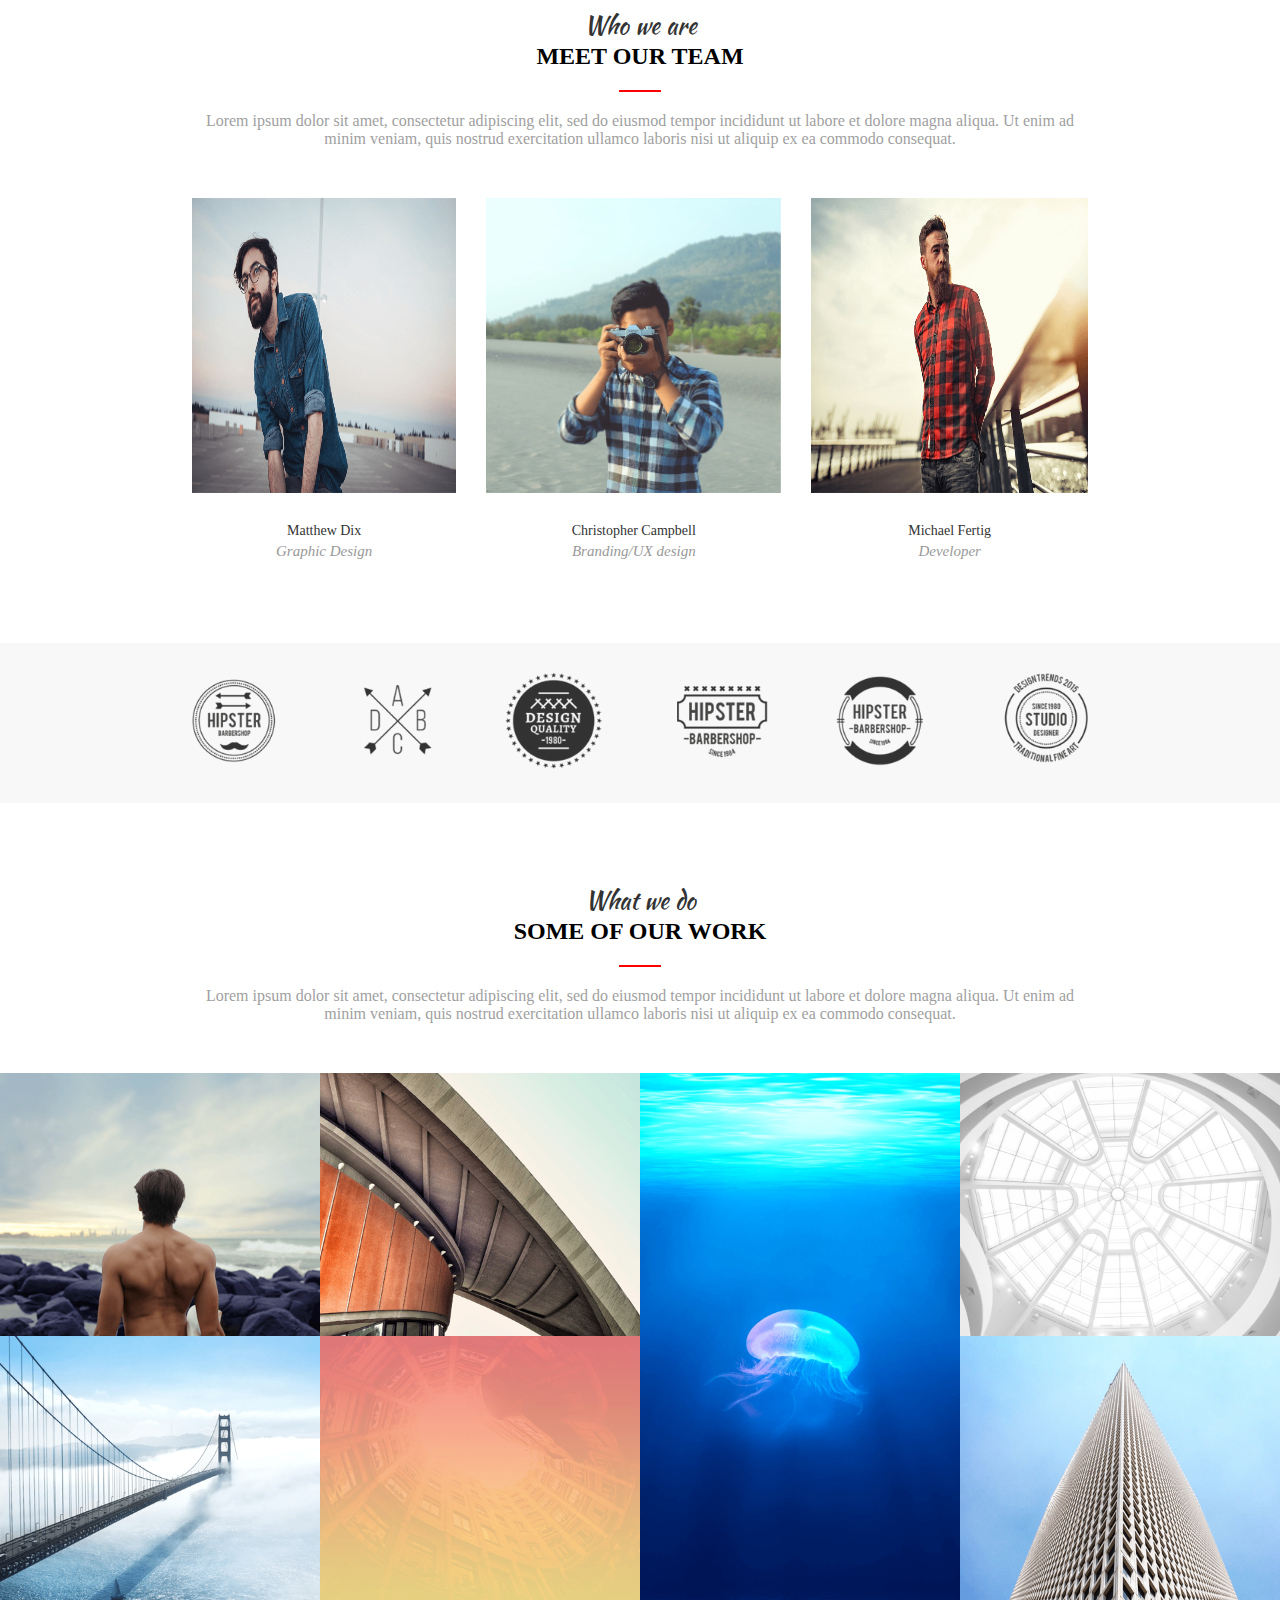
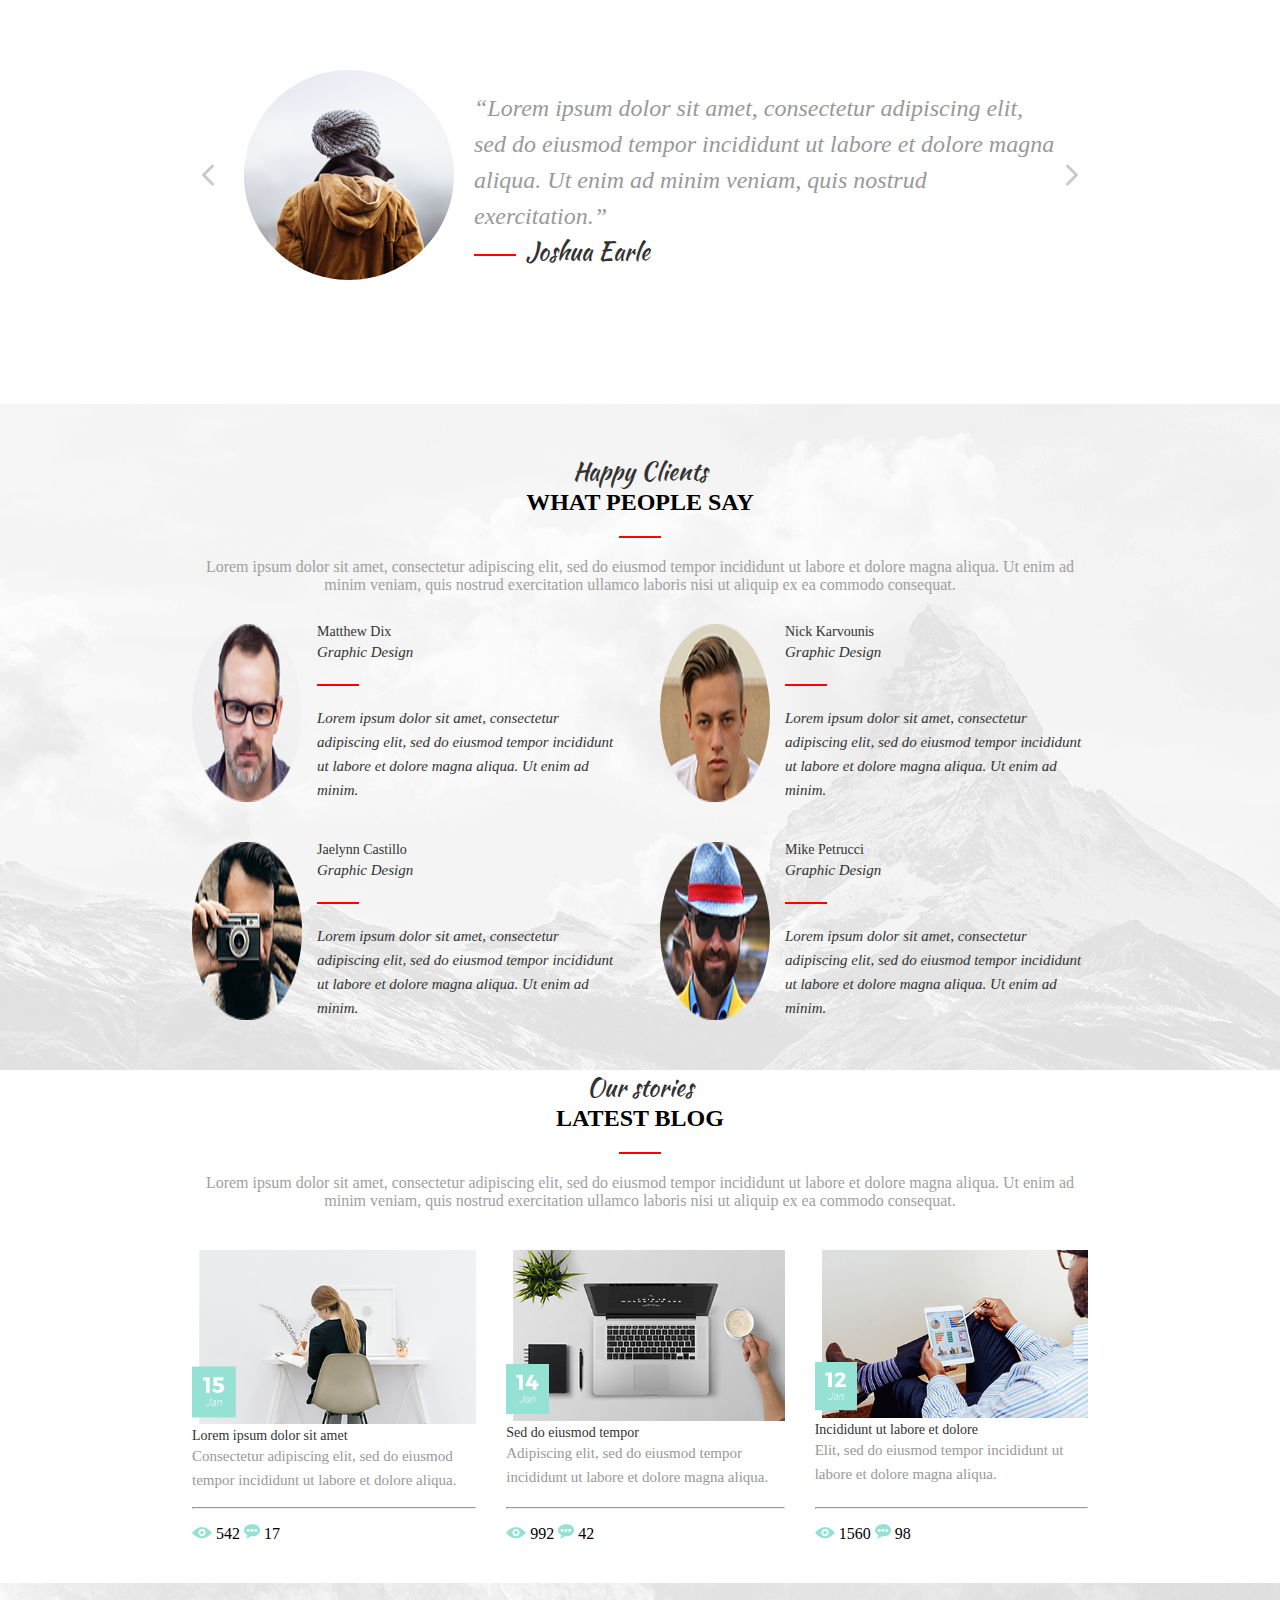
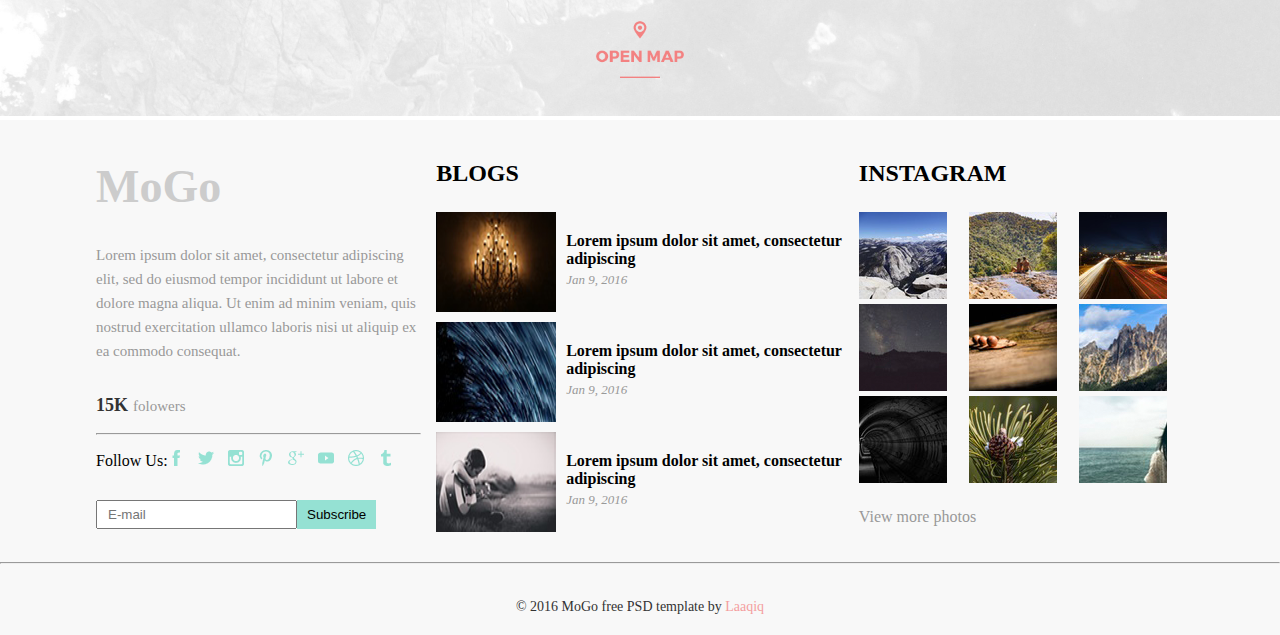
<file: page8/index.html>
<!DOCTYPE html>
<html>
	<head>
		<meta charset="UTF-8"/>
		<link rel="stylesheet" href="style.css"/>		
		<link rel="preconnect" href="https://fonts.googleapis.com">
		<link rel="preconnect" href="https://fonts.gstatic.com" crossorigin>
		<link href="https://fonts.googleapis.com/css2?family=Allura&family=Kaushan+Script&display=swap" rel="stylesheet">
		
		<title>Web</title>
	</head>
	<body>
		<header>
			<div class="menu">
				<h2>MoGo</h2>
				<ul>
					<li>ABOUT</li>
					<li>SERVICE</li>
					<li>WORK</li>
					<li>BLOG</li>
					<li>CONTACT</li>
					<li><img src="shop.png"></li>
					<li><img src="search.png"></li>
				</ul>
			</div>
			<div class="text">
				<h3>CREATIVE TEMPLATE</h3>
				<h2>WELCOME </br> TO MOGO</h2>
			</div>
			<hr>
			<div class="learn">
				<a href="#" >LEARN MORE</a>
			</div>
		</header>
		<section>
			<div class="about">
				<h3>What we do</h3>
				<h2>STORY ABOUT US</h2>
				<hr class="hr">
				<p class="p1">Lorem Ipsum is simply dummy text of the printing and typesetting industry. Lorem Ipsum has been the industry's standard dummy text ever since the 1500s, when an unknown printer took a galley of type and scrambled it to make a type specimen book.</p>
				<div class="nk">
					<div class="n1">
						<img src="nk1.png">
						<div class="hov">
							<div>
								<img src="USERS.png">
								<h4>SUPER TEAM</h4>
							</div>
						</div>
					</div>
					<img src="nk2.png">
					<img src="nk3.png">
				</div>
			</div>
			<div class="blue">
				<div class="glx">
					<div class="div">
						<h2>42</h2>
						<h5>Web Design Projects</h5>
					</div>
					<div class="div">
						<h2>123</h2>
						<h5>Happy Client</h5>
					</div>
					<div class="div">
						<h2>15</h2>
						<h5>Award Winner</h5>
					</div>
					<div class="div">
						<h2>99</h2>
						<h5>Cup Of Coffee</h5>
					</div>
					<div class="div">
						<h2>24</h2>
						<h5>Members</h5>
					</div>
				</div>
			</div>
			<div class="services">
				<h3>We work with</h3>
				<h2>AMAZING SERVICES</h2>
				<hr class="hr">
				<div class="grid1">
					<div class="div1">
						<div>
							<img src="alarm.png">
						</div>
						<div class="div2">
							<h4 class="h4">PHOTOGRAPHI</h4>
							<p class="p">Lorem ipsum dolor sit amet, consectetur adipiscing elit, sed do eiusmod tempor.</p>
						</div>
					</div>
					<div class="div1">
						<div>
							<img src="line.png">
						</div>
						<div class="div2">
							<h4 class="h4">WEB DESIGN</h4>
							<p class="p">Lorem ipsum dolor sit amet, consectetur adipiscing elit, sed do eiusmod tempor.</p>
						</div>
					</div>
					<div class="div1">
						<div>
							<img src="computer.png">
						</div>
						<div class="div2">
							<h4 class="h4">CREATIVITY</h4>
							<p class="p">Lorem ipsum dolor sit amet, consectetur adipiscing elit, sed do eiusmod tempor.</p>
						</div>
					</div>
				</div>
				<hr>
				<div class="grid2">
					<div class="div1">
						<div>
							<img src="book.png">
						</div>
						<div class="div2">
							<h4 class="h4">SEO</h4>
							<p class="p">Lorem ipsum dolor sit amet, consectetur adipiscing elit, sed do eiusmod tempor.</p>
						</div>
					</div>
					<div class="div1">
						<div>
							<img src="home.png">
						</div>
						<div class="div2">
							<h4 class="h4">CSS/HTML</h4>
							<p class="p">Lorem ipsum dolor sit amet, consectetur adipiscing elit, sed do eiusmod tempor.</p>
						</div>
					</div>
					<div class="div1">
						<div>
							<img src="image.png">
						</div>
						<div class="div2">
							<h4 class="h4">DIGITAL</h4>
							<p class="p">Lorem ipsum dolor sit amet, consectetur adipiscing elit, sed do eiusmod tempor.</p>
						</div>
					</div>
				</div>
			</div>
			<div class="alldevices">
				<div class="design">
					<h3>For all devices</h3>
					<h2>UNIQUE DESIGN</h2>
					<hr class="hr">
					<img  src="display.png">
					<div class="white">
						<img src="white.png">
					</div>
				</div>
			</div>
			<div class="section">
				<h3>Service</h3>
				<h2>WHAT WE DO</h2>
				<hr class="hr">
				<p class="p1">Lorem ipsum dolor sit amet, consectetur adipiscing elit, sed do eiusmod tempor incididunt ut labore et dolore magna aliqua. 
					Ut enim ad minim veniam, quis nostrud exercitation ullamco laboris nisi ut aliquip ex ea commodo consequat. </p>
				<div class="pic">
					<div class="pic1">
						<img src="pic.png">
					</div>
					<div class="pic2">
						<div class="lorem">
							<div class="photo">
								<div class="left">
									<img src="picture.png">
									<h4>PHOTOGRAPHI</h4>
								</div>
								<div class="arrow">
									<img  src="arrow.png">
								</div>
							</div>
							<p class="p2">Lorem ipsum dolor sit amet, consectetur adipiscing elit, sed do eiusmod tempor incididunt ut labore et dolore 
								magna aliqua. Ut enim ad minim veniam, quis nostrud exercitation ullamco laboris nisi ut aliquip ex ea commodo 
								consequat. Duis aute irure dolor in reprehenderit in voluptate velit esse cillum dolore eu fugiat nulla 
								pariatur. Excepteur sint occaecat cupidatat non proident, sunt in culpa qui officia deserunt mollit anim id 
								est laborum.</p>
						</div>
						<div class="photo1">
							<div class="left">
								<img src="equalizer.png">
								<h4>CREATIVITY</h4>
							</div>
							<div class="arrow">
								<img  src="arrow2.png">
							</div>
						</div>
						<div class="photo1">
							<div class="left">
								<img src="bullseye.png">
								<h4>WEB DESIGN</h4>
							</div>
							<div class="arrow">
								<img  src="arrow2.png">
							</div>
						</div>
					</div>
				</div>
			</div>
			<div class="carousel">
				<div class="small">
					<div class="arrow">
						<img src="arrowleft.png">
					</div>
					<div class="center">
						<div class="speech">
							<img src="speech.png">
						</div>
						<div>
							<p class="car_p">“Lorem ipsum dolor sit amet, consectetur adipiscing elit, sed do eiusmod tempor incididunt ut labore et dolore 
								magna aliqua. Ut enim ad minim veniam, quis nostrud exercitation.”</p>
							<div class="flex">
								<hr class="hr1">
								<h3 class="h3">Jon Doe</h3>	
							</div>
						</div>
					</div>
					<div class="arrow">
						<img src="arrowright.png">
					</div>
				</div>
			</div>
			<div class="ourteam">
				<h3>Who we are</h3>
				<h2>MEET OUR TEAM</h2>
				<hr class="hr">
				<p class="p1">Lorem ipsum dolor sit amet, consectetur adipiscing elit, sed do eiusmod tempor incididunt ut labore et dolore magna aliqua. 
					Ut enim ad minim veniam, quis nostrud exercitation ullamco laboris nisi ut aliquip ex ea commodo consequat. </p>
				<div class="nk2">
					<div class="n1">
						<img src="Layer16.png">
						<div class="hov1">
							<div>
								<img src="share.png">
							</div>
						</div>
					</div>
					<img src="Layer17.png">
					<img src="Layer18.png">
					<div>
						<h4>Matthew Dix</h4>
						<p>Graphic Design</p>
					</div>
					<div>
						<h4>Christopher Campbell</h4>
						<p>Branding/UX design</p>
					</div>
					<div>
						<h4>Michael Fertig</h4>
						<p>Developer</p>
					</div>
				</div>
			</div>
			<div class="logosbg">
				<div class="logo">
					<img src="logos.png">
				</div>
			</div>
			<div class="work">
				<div class="textcenter">
					<h3>What we do</h3>
					<h2>SOME OF OUR WORK</h2>
					<hr class="hr">
					<p class="p1">Lorem ipsum dolor sit amet, consectetur adipiscing elit, sed do eiusmod tempor incididunt ut labore et dolore magna aliqua. 
						Ut enim ad minim veniam, quis nostrud exercitation ullamco laboris nisi ut aliquip ex ea commodo consequat. </p>
				</div>	
				<div class="photos">
					<div>
						<img src="layer1.png">
					</div>
					<div>
						<img src="layer2.png">
					</div>
					<div class="layer3">
						<img src="layer3.png">
					</div>
					<div>
						<img src="layer4.png">
					</div>
					<div>
						<img src="layer5.png">
					</div>
					<div>
						<img src="layer6.png">
					</div>
					<div class="layer7">
						<img src="layer7.png">
					</div>
				</div>
				<div class="carousel carouselbg">
					<div class="small">
						<div class="arrow">
							<img src="arrowleft.png">
						</div>
						<div class="center">
							<div class="speech">
								<img src="layer8.png">
							</div>
							<div class="cartext">
								<p class="car_p">“Lorem ipsum dolor sit amet, consectetur adipiscing elit, sed do eiusmod tempor incididunt ut labore et dolore 
									magna aliqua. Ut enim ad minim veniam, quis nostrud exercitation.”</p>
								<div class="flex">
									<hr class="hr1">
									<h3 class="h3">Joshua Earle</h3>	
								</div>
							</div>
						</div>
						<div class="arrow">
							<img src="arrowright.png">
						</div>
					</div>
				</div>
			</div>
			<div class="clients">
				<div class="textcenter">
					<h3>Happy Clients</h3>
					<h2>WHAT PEOPLE SAY</h2>
					<hr class="hr">
					<p class="p1">Lorem ipsum dolor sit amet, consectetur adipiscing elit, sed do eiusmod tempor incididunt ut labore et dolore magna aliqua. 
						Ut enim ad minim veniam, quis nostrud exercitation ullamco laboris nisi ut aliquip ex ea commodo consequat. </p>
				</div>
				<div class="about_clients">
					<div class="clientsdiv">
						<img src="client1.png">
						<div>
							<h4>Matthew Dix</h4>
							<p>Graphic Design</p>
							<hr class="hr_clients">
							<p>Lorem ipsum dolor sit amet, consectetur adipiscing elit, sed do eiusmod tempor incididunt ut labore et dolore 
								magna aliqua. Ut enim ad minim.</p>
						</div>
					</div>
					<div class="clientsdiv">
						<img src="client2.png">
						<div>
							<h4>Nick Karvounis</h4>
							<p>Graphic Design</p>
							<hr class="hr_clients">
							<p>Lorem ipsum dolor sit amet, consectetur adipiscing elit, sed do eiusmod tempor incididunt ut labore et dolore 
								magna aliqua. Ut enim ad minim.</p>
						</div>
					</div>
					<div class="clientsdiv">
						<img src="client3.png">
						<div>
							<h4>Jaelynn Castillo</h4>
							<p>Graphic Design</p>
							<hr class="hr_clients">
							<p>Lorem ipsum dolor sit amet, consectetur adipiscing elit, sed do eiusmod tempor incididunt ut labore et dolore 
								magna aliqua. Ut enim ad minim.</p>
						</div>
					</div>
					<div class="clientsdiv">
						<img src="client4.png">
						<div>
							<h4>Mike Petrucci</h4>
							<p>Graphic Design</p>
							<hr class="hr_clients">
							<p>Lorem ipsum dolor sit amet, consectetur adipiscing elit, sed do eiusmod tempor incididunt ut labore et dolore 
								magna aliqua. Ut enim ad minim.</p>
						</div>
					</div>
				</div>	
			</div>
			<div class="blog">
				<div class="textcenter">
					<h3>Our stories</h3>
					<h2>LATEST BLOG</h2>
					<hr class="hr">
					<p class="p1">Lorem ipsum dolor sit amet, consectetur adipiscing elit, sed do eiusmod tempor incididunt ut labore et dolore magna aliqua. 
						Ut enim ad minim veniam, quis nostrud exercitation ullamco laboris nisi ut aliquip ex ea commodo consequat. </p>
				</div>
				<div class="stories">
					<div class="story">
						<img class="story_image" src="stories1.png">
						<h4>Lorem ipsum dolor sit amet</h4>
						<p>Consectetur adipiscing elit, sed do eiusmod tempor incididunt ut labore et dolore  aliqua.</p>						
					</div>
					<div class="story">
						<img class="story_image" src="stories2.png">
						<h4>Sed do eiusmod tempor</h4>
						<p>Adipiscing elit, sed do eiusmod tempor incididunt ut labore et dolore magna aliqua.</p>
					</div>
					<div class="story story2">
						<img class="story_image" src="stories3.png">
						<h4>Incididunt ut labore et dolore</h4>
						<p>Elit, sed do eiusmod tempor incididunt ut labore et dolore magna aliqua.</p>
					</div>	
					<div class="view">
						<hr>
						<img src="view.png">
						<span>542</span>
						<img src="speechbubble.png">
						<span>17</span>
					</div>
					<div class="view">
						<hr>
						<img src="view.png">
						<span>992</span>
						<img src="speechbubble.png">
						<span>42</span>
					</div>	
					<div class="view">
						<hr>
						<img src="view.png">
						<span>1560</span>
						<img src="speechbubble.png">
						<span>98</span>
					</div>			
				</div>
			</div>
			<div class="map">
				<a href="https://goo.gl/maps/QBKwtb5kQjKXQVgC8" target="_blank"><img src="map.png"></a>
			</div>
		</section>
		<footer>
			<div class="footer">
				<div class="sec1">
					<h2>MoGo</h2>
					<p>Lorem ipsum dolor sit amet, consectetur adipiscing elit, sed do eiusmod tempor incididunt ut labore et dolore magna aliqua. 
						Ut enim ad minim veniam, quis nostrud exercitation ullamco laboris nisi ut aliquip ex ea commodo consequat. </p>
					<p>
					<span class="span">15K</span>folowers</p>
					<hr>
					<span class="follow">Follow Us:</span>
					<img src="icons.png">
					<div class="input-group mb-3">
						<input type="text" class="form-control" placeholder="E-mail" >
						<button class="btn btn-outline-secondary" type="button">Subscribe</button>
					</div>
				</div>
				<div class="sec2">
					<h2>BLOGS</h2>
					<div class="blogs">
						<img src="blog1.png">
						<div>
							<h4>Lorem ipsum dolor sit amet, consectetur adipiscing</h4>
							<p>Jan 9, 2016</p>
						</div>
					</div>
					<div class="blogs blogs2">
						<img src="blog2.png">
						<div>
							<h4>Lorem ipsum dolor sit amet, consectetur adipiscing</h4>
							<p>Jan 9, 2016</p>
						</div>
					</div>
					<div class="blogs">
						<img src="blog3.png">
						<div>
							<h4>Lorem ipsum dolor sit amet, consectetur adipiscing</h4>
							<p>Jan 9, 2016</p>
						</div>
					</div>
				</div>
				<div class="instagram">
					<h2>INSTAGRAM</h2>
					<div class="photos2">
						<img src="insta1.png">
						<img src="insta2.png">
						<img src="insta3.png">
						<img src="insta4.png">
						<img src="insta5.png">
						<img src="insta6.png">
						<img src="insta7.png">
						<img src="insta8.png">
						<img src="insta9.png">
					</div>
					<p>View more photos</p>
				</div>
			</div>
			<hr>
			<h4 class="footertext">© 2016 MoGo free PSD template by <span>Laaqiq</span></h4>
		</footer>	
	</body>
</html>
</file>
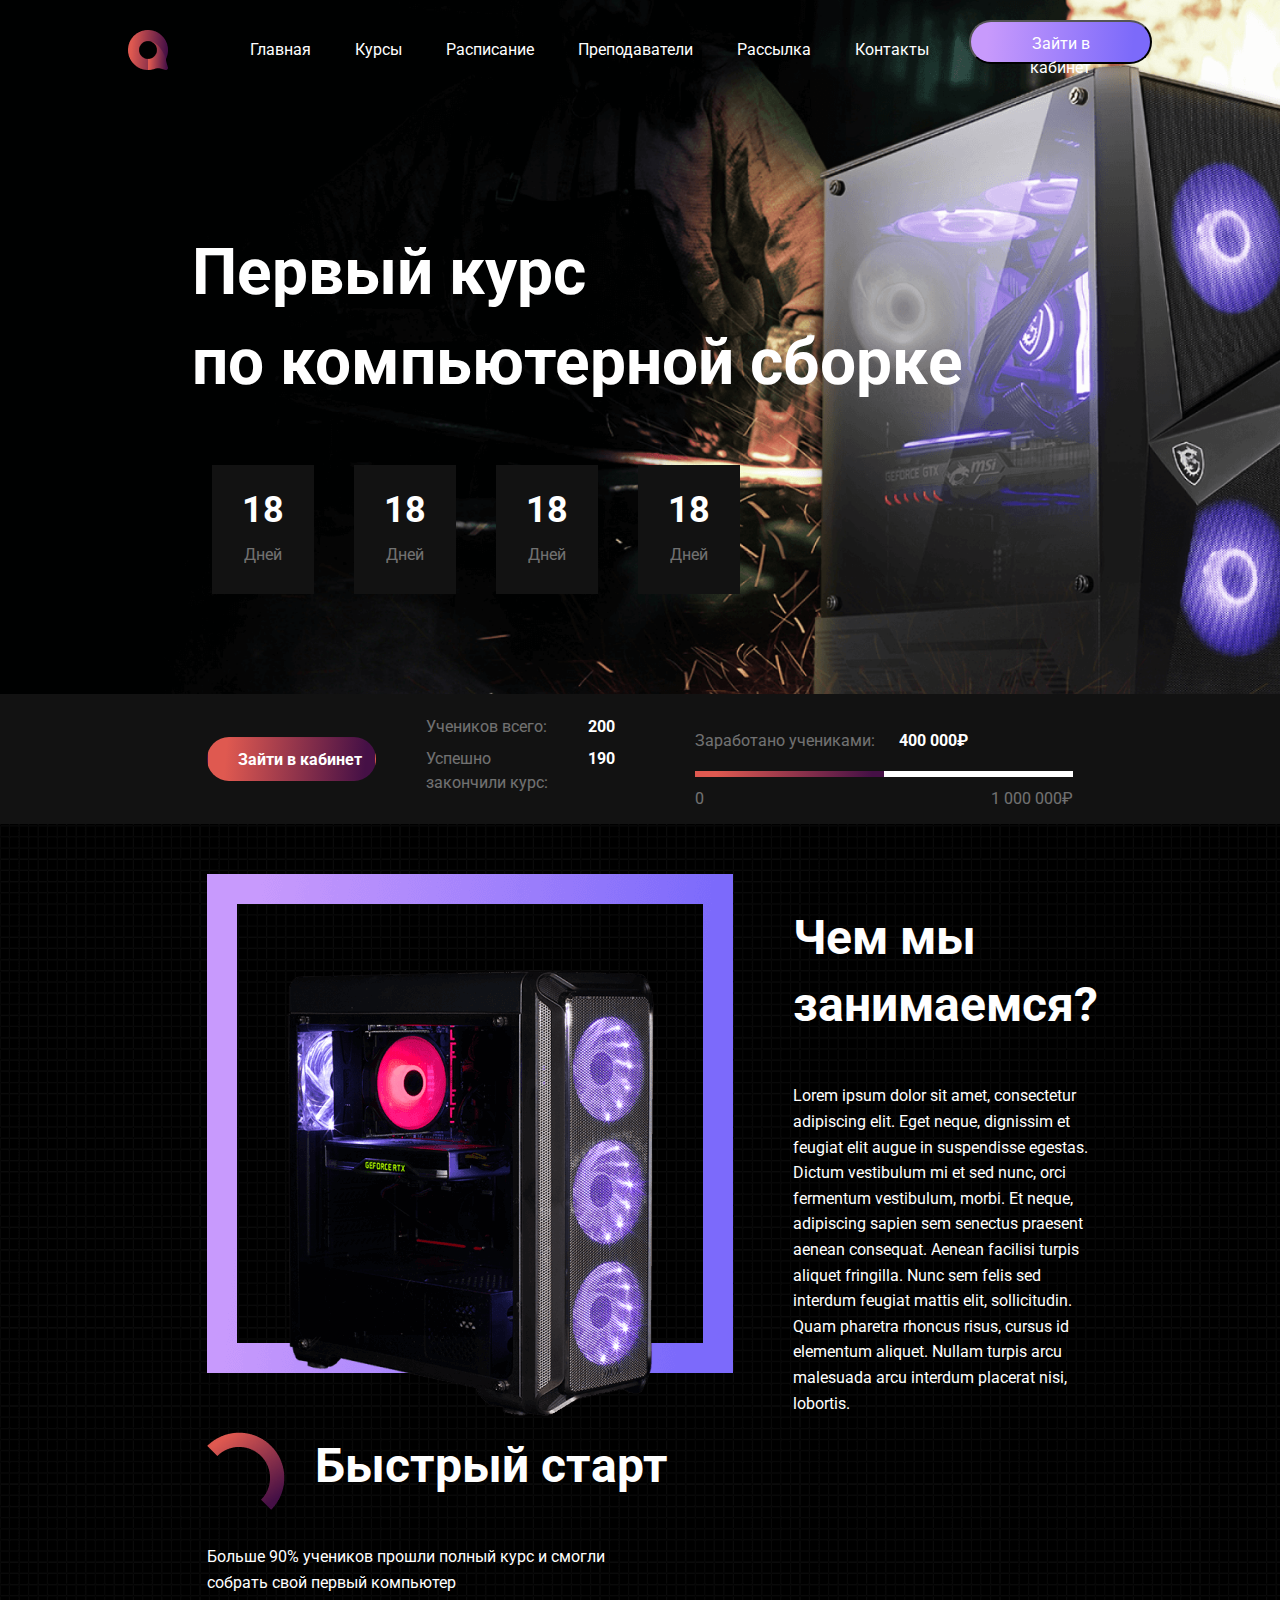
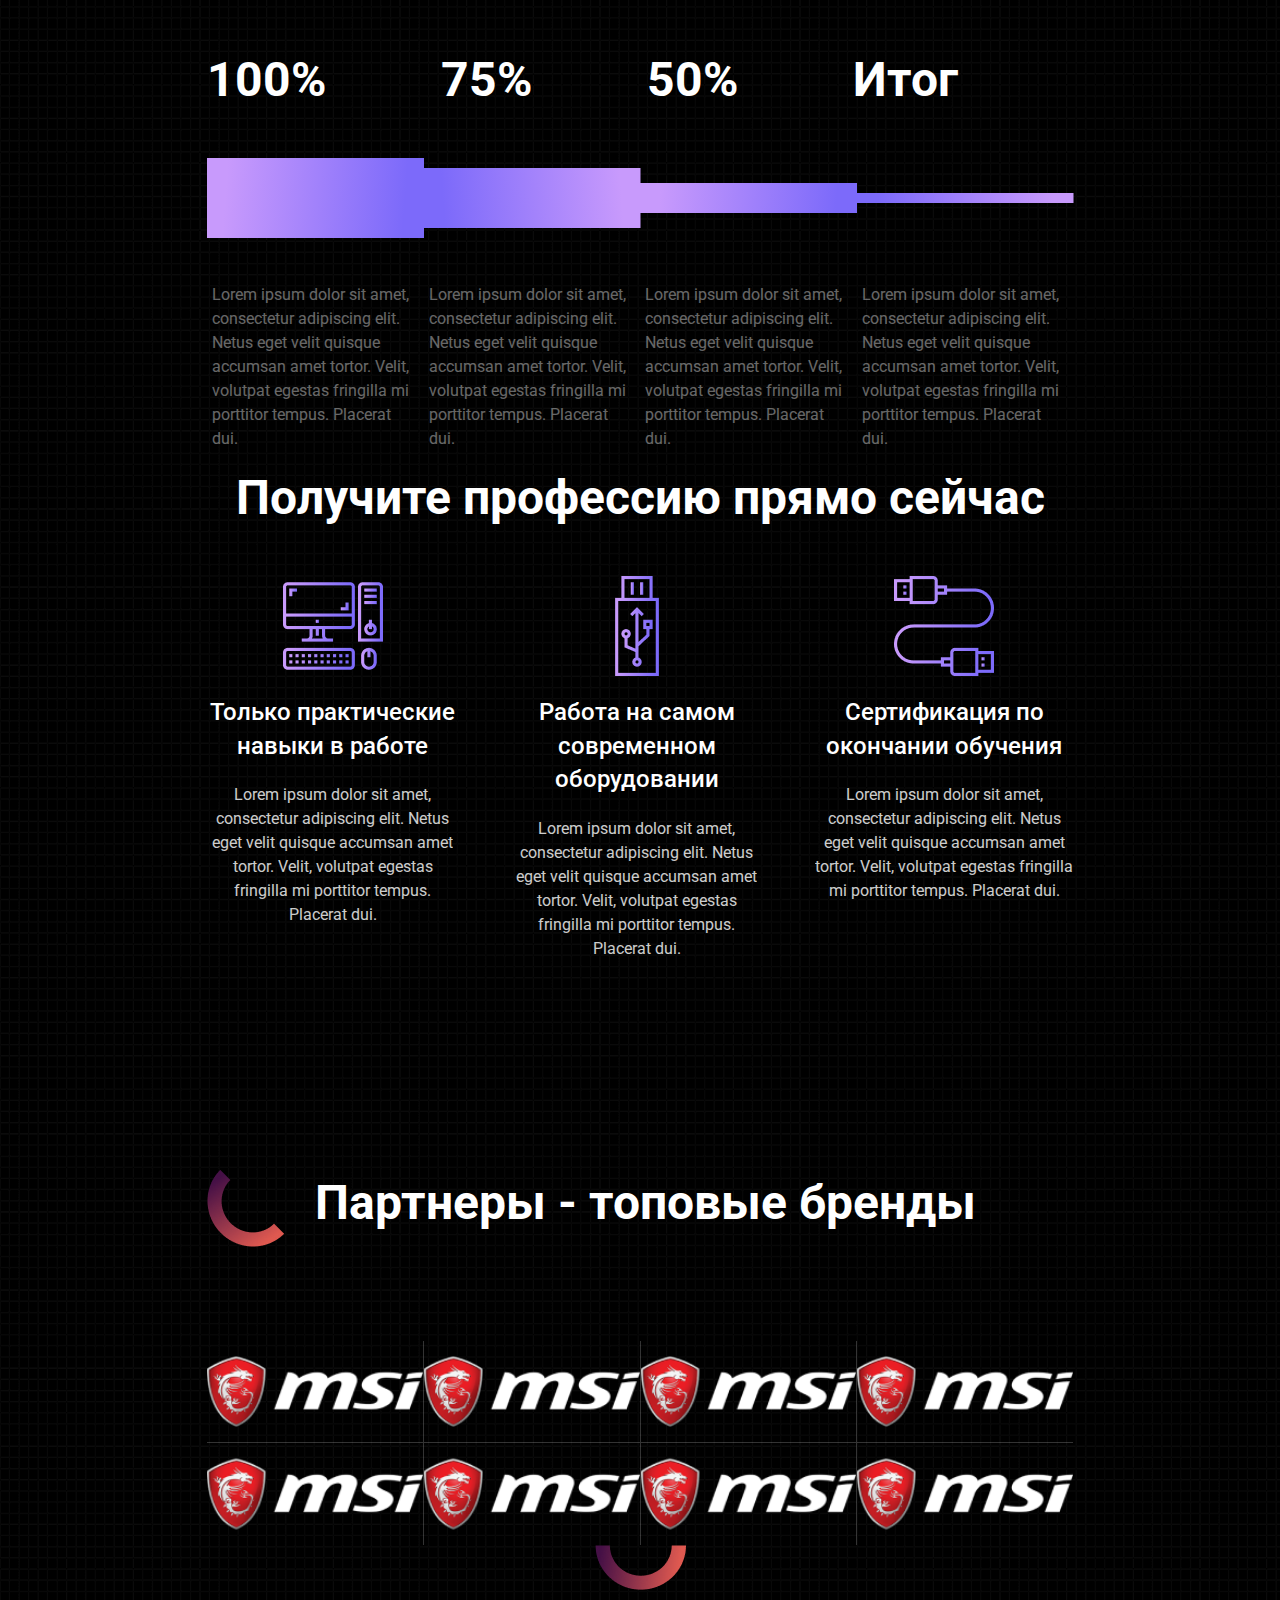
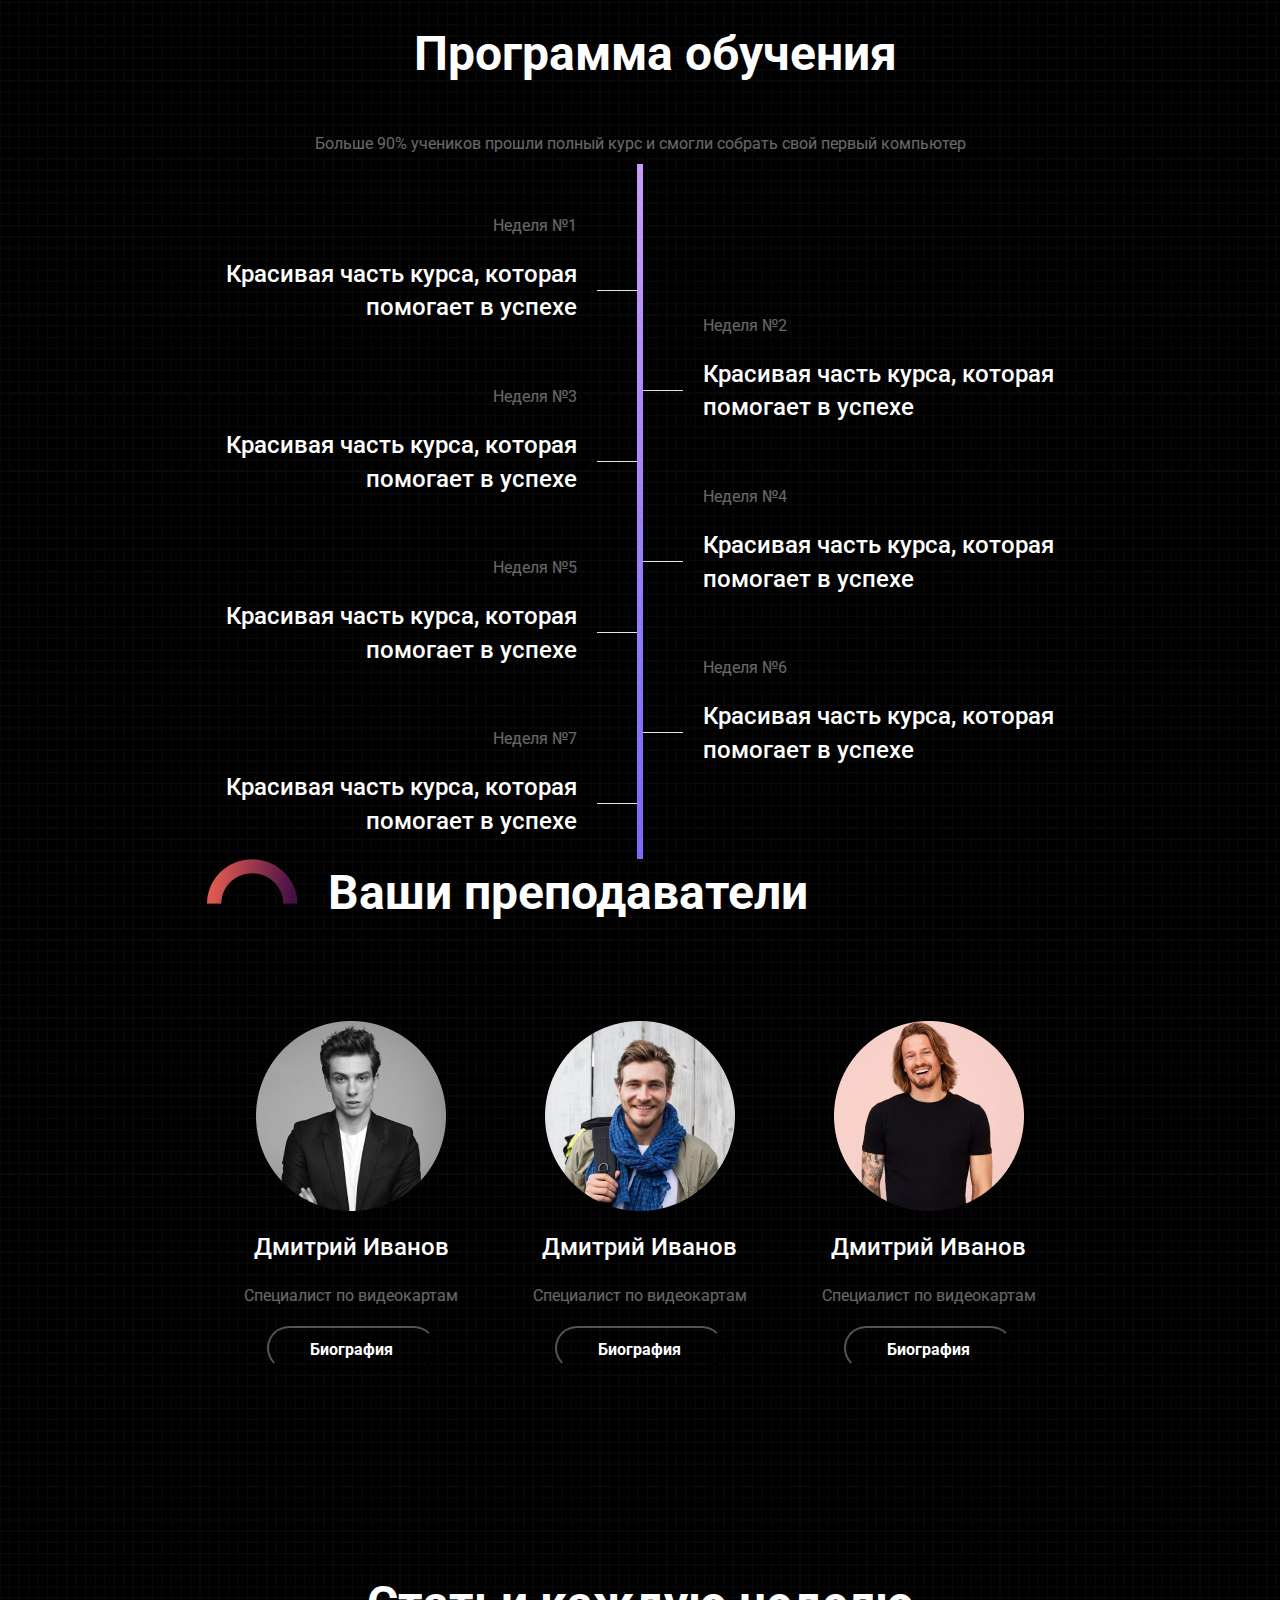
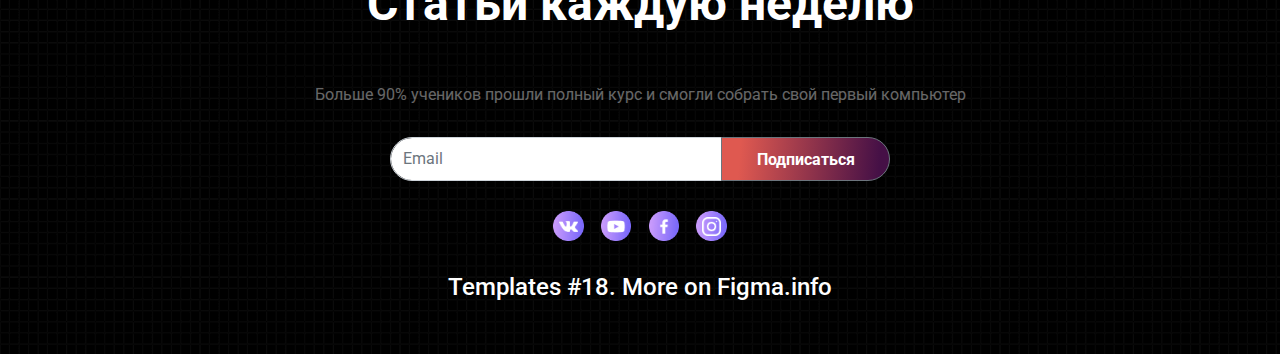
<file: page9/index.html>
<!DOCTYPE html>
<html lang="en">
<head>
    <meta charset="UTF-8">
    <link rel="stylesheet" href="https://maxcdn.bootstrapcdn.com/bootstrap/4.0.0/css/bootstrap.min.css" integrity="sha384-Gn5384xqQ1aoWXA+058RXPxPg6fy4IWvTNh0E263XmFcJlSAwiGgFAW/dAiS6JXm" crossorigin="anonymous">
    <link rel="stylesheet" href="style.css">
    <link rel="preconnect" href="https://fonts.googleapis.com">
    <link rel="preconnect" href="https://fonts.gstatic.com" crossorigin>
    <link href="https://fonts.googleapis.com/css2?family=Roboto:wght@100&display=swap" rel="stylesheet">
    <title>NewDocument</title>
</head>
<body>
    <header>
        <div class="main_menu">
            <div class="logo">
                <img src="img/logo.png">
            </div>
            <div class="right">
                <ul>
                    <li>Главная</li>
                    <li>Курсы</li>
                    <li>Расписание</li>
                    <li>Преподаватели</li>
                    <li>Рассылка</li>
                    <li>Контакты</li>
                </ul>
                <div class="main_menu_button">
                    <button>Зайти в кабинет</button>
                </div>
            </div>
        </div>
        <div class="header_text">
            <h3>Первый курс <br> по компьютерной сборке</h3>
            <div class="numbers">
                <div class="number">
                    <h2>18</h2>
                    <h4>Дней</h4>
                </div>
                <div class="number">
                    <h2>18</h2>
                    <h4>Дней</h4>
                </div>
                <div class="number">
                    <h2>18</h2>
                    <h4>Дней</h4>
                </div>
                <div class="number">
                    <h2>18</h2>
                    <h4>Дней</h4>
                </div>
            </div>
        </div>
        <div class="main_screen_last_line_bgc">
            <div class="container">
                <div class="main_screen_last_line">
                    <div class="main_screen_last_line_button">
                        <button class="btn">Зайти в кабинет</button>
                    </div>
                    <div class="main_screen_people">
                        <div class="main_screen_people_text">
                            <h4 class="h4">Учеников всего:</h4>
                            <h4 class="h4">Успешно закончили курс:</h4>
                        </div>
                        <div>
                            <h3 class="h3">200</h3>
                            <h3 class="h3">190</h3>
                        </div>
                    </div>
                    <div class="main_screen_money">
                        <h4>Заработано учениками:</h4>
                        <span>400 000₽</span>
                        <div class="main_screen_money_rec1">
                            <div class="main_screen_money_rec2">

                            </div>
                            <div class="money">
                                <h4>0</h4>
                                <h4>1 000 000₽</h4>
                            </div>
                        </div>
                    </div>
                </div>
            </div>
        </div>
    </header>
    <section>
        <div class="container">
            <div class="about">
                <div class="about_img">
                    <img src="img/about__img.png">  
                </div>
                <div class="about_text">
                    <h2 class="h2">Чем мы занимаемся?</h2>
                    <p class="p">Lorem ipsum dolor sit amet, consectetur adipiscing elit. Eget neque, dignissim et feugiat elit augue in suspendisse egestas. 
                        Dictum vestibulum mi et sed nunc, orci fermentum vestibulum, morbi. Et neque, adipiscing sapien sem senectus praesent aenean 
                        consequat. Aenean facilisi turpis aliquet fringilla. Nunc sem felis sed interdum feugiat mattis elit, sollicitudin. Quam 
                        pharetra rhoncus risus, cursus id elementum aliquet. Nullam turpis arcu malesuada arcu interdum placerat nisi, lobortis. </p>
                </div>
            </div>
            <div class="start">
                <div class="icon_heading">
                    <div class="start_img">
                        <img src="img/Ellipse.png">
                    </div>
                    <h2 class="h2 h2_2">Быстрый старт</h2>               
                </div>
                <p class="p p1">Больше 90% учеников прошли полный курс и смогли собрать свой первый компьютер</p>
                <div class="start_infographic">
                    <div class="start_info">
                        <h2 class="h2">100%</h2>
                        <h2 class="h2">75%</h2>
                        <h2 class="h2">50%</h2>
                        <h2 class="h2">Итог</h2>
                    </div>
                    <div class="start_graph">
                        <div class="graph1">
    
                        </div>
                        <div class="graph2">
                        </div>
                        <div class="graph3">
    
                        </div>
                        <div class="graph4">
    
                        </div>
                        <div class="graph_text">
                            <h4 class="h4">Lorem ipsum dolor sit amet, consectetur adipiscing elit. Netus eget velit quisque accumsan amet tortor. 
                                Velit, volutpat egestas fringilla mi porttitor tempus. Placerat dui.</h4>
                        </div>
                        <div class="graph_text">
                            <h4 class="h4">Lorem ipsum dolor sit amet, consectetur adipiscing elit. Netus eget velit quisque accumsan amet tortor. 
                                Velit, volutpat egestas fringilla mi porttitor tempus. Placerat dui.</h4>
                        </div>
                        <div class="graph_text">
                            <h4 class="h4">Lorem ipsum dolor sit amet, consectetur adipiscing elit. Netus eget velit quisque accumsan amet tortor. 
                                Velit, volutpat egestas fringilla mi porttitor tempus. Placerat dui.</h4>
                        </div>
                        <div class="graph_text">
                            <h4 class="h4">Lorem ipsum dolor sit amet, consectetur adipiscing elit. Netus eget velit quisque accumsan amet tortor. 
                                Velit, volutpat egestas fringilla mi porttitor tempus. Placerat dui.</h4>
                        </div>
                    </div>            
                </div>
            </div>
            <div class="advantages">
                <h2 class="h2">Получите профессию прямо сейчас</h2>
                <div class="profession">
                    <div class="prof">
                        <img src="img/icon-1.png">
                        <h2 class="h2_3">Только практические навыки в работе</h2>
                        <h4 class="h4 h4_1">Lorem ipsum dolor sit amet, consectetur adipiscing elit. Netus eget velit quisque accumsan amet tortor. Velit, 
                            volutpat egestas fringilla mi porttitor tempus. Placerat dui.</h4>
                    </div>
                    <div class="prof">
                        <img src="img/icon-2.png">
                        <h2 class="h2_3">Работа на самом современном оборудовании</h2>
                        <h4 class="h4 h4_1">Lorem ipsum dolor sit amet, consectetur adipiscing elit. Netus eget velit quisque accumsan amet tortor. Velit, 
                            volutpat egestas fringilla mi porttitor tempus. Placerat dui.</h4>
                    </div>
                    <div class="prof">
                        <img src="img/icon-3.png">
                        <h2 class="h2_3">Сертификация по окончании обучения</h2>
                        <h4 class="h4 h4_1">Lorem ipsum dolor sit amet, consectetur adipiscing elit. Netus eget velit quisque accumsan amet tortor. Velit, 
                            volutpat egestas fringilla mi porttitor tempus. Placerat dui.</h4>
                    </div>
                </div>
            </div>
            <div class="partners">
                <div class="icon_heading">
                    <div class="start_img">
                        <img src="img/Ellipse1.png">
                    </div>
                    <h2 class="h2 h2_2">Партнеры - топовые бренды</h2>               
                </div>
                <div class="logos">
                    <div class="div1 div3">
                        <img src="img/logo2.png">
                    </div>
                    <div class="div1 div3">
                        <img src="img/logo2.png">
                    </div>
                    <div class="div1 div3">
                        <img src="img/logo2.png">
                    </div>
                    <div class="div3">
                        <img src="img/logo2.png">
                    </div>
                    <div class="div2">
                        <img src="img/logo2.png">
                    </div>
                    <div class="div2">
                        <img src="img/logo2.png">
                    </div>
                    <div class="div2">
                        <img src="img/logo2.png">
                    </div>
                    <div>
                        <img src="img/logo2.png">
                    </div>
                </div>
            </div>
            <div class="program">
                <img class="ellipse" src="img/Ellipse2.png">
                <h2 class="h2 h2_2">Программа обучения</h2>               
                <h4 class="h4">Больше 90% учеников прошли полный курс и смогли собрать свой первый компьютер</h4>
                <div class="prog">
                    <div class="program_left">
                        <div class="prog_div">
                            <h4 class="h4">Неделя №1</h4>
                            <h2 class="h2_3">Красивая часть курса, которая помогает в успехе</h2>
                            <hr class="prog_hr">
                        </div>
                        <div class="prog_div divmar">
                            <h4 class="h4">Неделя №3</h4>
                            <h2 class="h2_3">Красивая часть курса, которая помогает в успехе</h2>
                            <hr class="prog_hr">
                        </div>
                        <div class="prog_div divmar">
                            <h4 class="h4">Неделя №5</h4>
                            <h2 class="h2_3">Красивая часть курса, которая помогает в успехе</h2>
                            <hr class="prog_hr">
                        </div>
                        <div class="prog_div divmar">
                            <h4 class="h4">Неделя №7</h4>
                            <h2 class="h2_3">Красивая часть курса, которая помогает в успехе</h2>
                            <hr class="prog_hr">
                        </div>
                    </div>
                    <div class="line"></div>
                    <div class="program_right">
                        <div class="prog_div2">
                            <h4 class="h4">Неделя №2</h4>
                            <h2 class="h2_3">Красивая часть курса, которая помогает в успехе</h2>
                            <hr class="prog_hr2">
                        </div>
                        <div class="prog_div2 divmar">
                            <h4 class="h4">Неделя №4</h4>
                            <h2 class="h2_3">Красивая часть курса, которая помогает в успехе</h2>
                            <hr class="prog_hr2">
                        </div>
                        <div class="prog_div2 divmar">
                            <h4 class="h4">Неделя №6</h4>
                            <h2 class="h2_3">Красивая часть курса, которая помогает в успехе</h2>
                            <hr class="prog_hr2">
                        </div>
                    </div>
                </div>
            </div>
            <div class="teachers">
                <div class="icon_heading">
                    <div class="start_img">
                        <img src="img/Ellipse3.png">
                    </div>
                    <h2 class="h2 h2_2">Ваши преподаватели</h2>               
                </div>
                <div class="about_teachers">
                    <div class="lecturer">
                        <img src="img/lecturer1.png">
                        <h2 class="h2_3">Дмитрий Иванов</h2>
                        <h4 class="h4">Специалист по видеокартам</h4>
                        <button>Биография</button>
                    </div>
                    <div class="lecturer">
                        <img src="img/lecturer2.png">
                        <h2 class="h2_3">Дмитрий Иванов</h2>
                        <h4 class="h4">Специалист по видеокартам</h4>
                        <button>Биография</button>
                    </div>
                    <div class="lecturer">
                        <img src="img/lecturer3.png">
                        <h2 class="h2_3">Дмитрий Иванов</h2>
                        <h4 class="h4">Специалист по видеокартам</h4>
                        <button>Биография</button>
                    </div>
                </div>
            </div>
        </div>
    </section>
    <footer>
        <div class="container">
            <div class="footer_text">
                    <h2 class="h2">Статьи каждую неделю</h2>               
                    <h4 class="h4">Больше 90% учеников прошли полный курс и смогли собрать свой первый компьютер</h4>              
            </div>
            <div class="input-group mb-3">
                <input type="email" class="form-control" placeholder="Email" aria-label="Recipient's username" aria-describedby="basic-addon2">
                <div class="input-group-append">
                <button class="btn btn-outline-secondary" type="button">Подписаться</button>
                </div>
            </div>
            <div class="footer_soc_icons">
                <div class="soc_icon">
                    <img class="rel" src="img/Ellipse4.png">
                    <div class="abs">
                        <img class="abs" src="img/vk.png">
                    </div>
                </div>
                <div class="soc_icon">
                    <img class="rel" src="img/Ellipse4.png">
                    <div class="abs">
                        <img class="abs" src="img/youtube.png">
                    </div>
                </div>
                <div class="soc_icon">
                    <img class="rel" src="img/Ellipse4.png">
                    <div class="abs">
                        <img class="abs" src="img/facebook.png">
                    </div>
                </div>
                <div class="soc_icon">
                    <img class="rel" src="img/Ellipse4.png">
                    <div class="abs">
                        <img class="abs" src="img/instagram.png">
                    </div>
                </div>          
            </div>
            <h2 class="h2_3">Templates #18. More on Figma.info</h2>
        </div>
    </footer>
</body>
</html>
</file>
<file: style.css>
*{
    margin: 0;
    padding: 0;
}
body{
    background-image: url(img/bg.jpg);
    background-repeat: no-repeat;
    background-size: 100% 100%;
    background-attachment: fixed;
}
header{
    width: 100%;
    height: 100px;
    background-color: rgba(58, 69, 153, 0.80);
    box-shadow: 0 4px 8px 0 rgba(58, 69, 153, 0.40), 0px 10px 20px 0 rgba(58, 69, 153, 0.60);
}
h2{
    font-family: 'Lato', sans-serif;
}
.menu{
    width: 70%;
    margin: 0 auto;
    padding-top: 15px;
    display: flex;
    justify-content: space-between;
}
.menu img{
    width: 100px;
    border-radius: 60%;
    box-shadow: 0 4px 8px 0 rgba(22, 23, 34, 0.3), 0px 10px 20px 0 rgba(24, 24, 27, 0.5);
}
ul{
    margin: auto 0;
}
li{
    color: seashell;
    display:inline-block;
    padding: 5px 10px;
    cursor: pointer;
}
li:hover{
    background-color: rgba(58, 69, 153, 0.60);
    border-radius: 5px;
}
.about{
    width: 70%;
    margin: 60px auto;
    padding: 10px;
    display: flex;
    background-color: rgba(58, 69, 153, 0.40);
    box-shadow: 0 10px 8px 0 rgba(58, 69, 153, 0.30), 0px -10px 10px 10px rgba(58, 69, 153, 0.50);
}
.me{
    flex: 1;
}
.me img{
    width: 100%;
    border-radius: 5px;
}
.text h2,h6{
    text-align: center;
    letter-spacing: 5px;
}
.text{
    padding: 0 50px;
    color: #c7c2c2!important;
    line-height: 1.8;
    flex: 1;
}
.text p{
    font-size: 18px!important;
}
.p1{
    margin: 0 0 20px;
}
@media (max-width:900px){
    .about img{
        width: 200px;
        height: 300px;
    }
}
.contact{
    width: 70%;
    padding: 10px;
    background-color: rgba(58, 69, 153, 0.40);
    box-shadow: 0 10px 8px 0 rgba(58, 69, 153, 0.30), 0px -10px 10px 10px rgba(58, 69, 153, 0.50);
    margin: 50px auto;
    color: #c7c2c2!important;
}
.h2{
    text-align: center;
    padding: 5px 0;
    border-bottom: 2px solid rgba(23, 27, 59, 0.9);
}
.contact2{
    display: flex;
}
.cont{
    flex: 1;
}
.contact h4,p{
    display: inline-block;
    padding: 10px 0;
}
.social{
    flex: 1;
}
.social img{
    width: 50px;
    height: 50px;
    border-radius: 50%;
    margin: 10px 20px;    
    float: right;
}
.myprojects{
    width: 70%;
    padding: 10px;
    background-color: rgba(58, 69, 153, 0.40);
    box-shadow: 0 10px 8px 0 rgba(58, 69, 153, 0.30), 0px -10px 10px 10px rgba(58, 69, 153, 0.50);
    margin: 60px auto;
    font-family: 'Lato', sans-serif;
    text-align: center;
    color: #c7c2c2!important;
}
.myprojects h2{
    padding: 5px 0;
    border-bottom: 2px solid rgba(23, 27, 59, 0.9);
}
.projects{ 
    display: grid;
    grid-template-columns: repeat(3, auto);
    gap: 20px; 
    margin-top: 20px;  
}
.projects2{
    display: grid;
    grid-template-columns: repeat(4, auto);
    gap: 20px; 
    margin-top: 20px; 
}
/*.proj1{
    grid-column-start: 2;
}*/
.proj{
    border-radius: 5px; 
    position: relative;
}
.proj img{
    width: 100%;
    cursor: pointer;
}
.pagehover{
    width: 100%;
    height: 100%;
    background-color: rgba(180, 183, 206, 0.5);
    display: block;
    position: absolute;
    top: 0;
    cursor: pointer;
    display: none;
}
.pagehover h4{
    padding-top: 25%;
    font-size: 36px;
    color: rgb(36, 31, 73);
}
.proj:hover .pagehover{
    display: block;
}
footer{
    background-color: rgba(56, 56, 121,0.30);
    box-shadow:  0px 0px 10px 10px rgba(58, 69, 153, 0.50);
    text-align: center;
    color: #a8a4a4!important;
}
</file>
<file: page1/style.css>
*{
    margin: 0;
    padding: 0;
}
body{
    background-image: url("bg.jpg");
    background-repeat: no-repeat;
    background-attachment: fixed;
    background-size: 100%;
    background-position: center;
}
.main{
    width: 87.3%;
    margin: 50px auto;
}
.main .vernagir{
    color: blanchedalmond;
    text-align: center;
    margin: 40px 0 ;
}
.main .vernagir h1{
    font-size: 70px;
}
.main .marmin{
    width: 100%;
    background-color: white;
    text-align: center;
    color: dimgray;
}
.main .marmin hr{
    width: 6%;
    margin: 20px auto;
}
.main .marmin .p1{
    padding: 0px 50px;
    margin-top: 80px;
    text-align: left;
}
.main .marmin .p2{
    padding: 0px 50px 50px;
    margin-top: 25px;
    text-align: left;
}
.main .marmin h3{
    color: black;
}
</file>
<file: page2/style.css>
*{
    margin: 0;
    padding: 0;
}
header{
    height: 61px;
    background-color: #fff;
    color: black;
    position: fixed;
    width: 100%;
    z-index: 1;
    box-shadow: 0 2px 5px 0 rgb(0 0 0 / 16%), 0 2px 10px 0 rgb(0 0 0 / 12%);
}
.anun{
    display: flex;  
    margin: 10px 0 0 20px;
    display: inline-block;
    padding: 10px 20px;
    cursor: pointer;
    text-decoration: none;
    color: black;
}
.right{
    margin: 20px 20px 0 20px;
    display: inline;
    float: right;
}   
.right a{
    text-decoration: none;
    color: black;
    padding: 10px 20px;
    border: none;
}
.anun:hover{  
    background-color:  rgba(0,0,0,0.2);
}
.right a:hover{  
    background-color:  rgba(0,0,0,0.2);
}
img{
    margin: 0;
    width: 100%; 
    height: 675px;
}
.relative{
    position: relative;
}
.Catering{
    position: absolute;
    bottom: 20px;
    left: 10px;
    font-size: 32px;
    opacity: 0.60;
    padding: 10px;
}
.about{
    width: 80%;
    margin: 0 auto;
    margin-bottom: 60px;
    padding-top: 60px;
    display: flex;
}
.about img{
    border-radius: 5px;
    height: 500px;
}
.text h2,h6{
    text-align: center;
    margin: 10px 0 20px;
    letter-spacing: 5px;
}
.text{
    padding: 0 50px;
}
.text p{
    font-size: 18px!important;
}
.p1{
    margin: 0 0 20px;
}
.p2{
    color: #757575!important;
}
.menu{
    width: 80%;
    margin: 0 auto;
    margin-bottom: 60px;
    padding-top: 60px;
    display: flex;
}
.menu img{
    border-radius: 5px;
    height: 500px;
    width: 40%;
}
.ourmenu{
    padding: 0 30px;
}
.ourmenu h2{
    text-align: center;
    margin: 10px 0 20px;
    letter-spacing: 5px;
    font-family: "Playfair Display";
    font-weight: 400;
    font-size: 32px;
}
.ourmenu h4{
    font-family: "Playfair Display";
    font-weight: 400;
    text-align: left;
    font-size: 16px;
    margin: 30px 0 25px;
    letter-spacing: 5px;
}
.ourmenu p{
    color: #757575!important;
}
hr{
    width: 85%;
    margin: 0 auto;
}
.contact{
    width: 80%;
    margin: 0 auto;
    margin-bottom: 60px;
    /*padding-top: 60px;*/
}
.contact h2{
    margin: 50px 0;
    letter-spacing: 5px;
    font-family: "Playfair Display";
    font-weight: 400;
    font-size: 32px;
}
.blue{
    color: #607d8b!important;
    margin: 20px 0;
}
.contacttable input{
    width: 100%;
    border: none;
    padding: 20px;
    border-bottom: solid 1px;
}
.messege{
    border: none;
    margin-top: 20px;
    padding: 10px;
}
footer{
    width: 100%;
    height: 90px;
    text-align: center;
    background-color: #f1f1f1!important;
}
footer p{
    padding: 30px;
}
</file>
<file: page3/style.css>
*{
	margin:0;
	padding:0;
}
header{
	width:100%;
}
.header{
	width:80%;
	margin:0 auto;
	display:flex;
	justify-content:space-between;
}
h1{
	font-family: 'Bebas Neue', cursive;
	font-size: 32px;
}
.ul{
	list-style:none;
	display:flex;
}
.ul li{
	padding:25px 10px 5px;
	cursor:pointer;
}
.ul li:hover{
	background-color:#d45e5e;
	color: white;
}
.text{ 
	width:80%;
	margin:50px auto;
	position:relative;
}
.text img{
	display:block;
	margin:0 auto;
}
.text p{
	background-color:white;
	box-shadow:0px 2px  #e6e6e6;
	display:block;
	width:400px;
	margin:0 auto;
	padding:25px;
	text-align:center;
	position:relative;
	z-index:1;
}
.matit{
	position:absolute;
	bottom:-45px;
	left:45%;
}
.nkarner{
	width:80%;
	margin:70px auto;
	font-family: 'Bebas Neue', cursive;
}
.nkarner img{	
	width:235px;
	margin:30px 30px 0 0;
}
.bio{
	width:100%;
	background-color:#d45e5e;
	height: 300px;
}
@media (max-width:1000px){
	.bio{
		width:100%;
		background-color:#d45e5e;
		height: 500px;
	}
}
.chap{
	width: 80%;
	margin: 0 auto;
	display: flex;
	
}
.info{
	flex: 1;
	position: relative;
	color: white;
}
.n1{
	position: absolute;
	top: -45px;	
	border:5px solid white;
}
.location{
	position: absolute;
	left: 150px;
	top: 20px;
}
.lorem{
	width: 100%;
	position: absolute;
	left: 0;
	top: 0;
}
@media (max-width:1000px){
	.location{
		position: absolute;
		left: 0;
		top: 100px;
	}
}

@media (max-width:1000px){
	.lorem{
		position: absolute;
		left: 0;
		top: 50px;
	}
}
.loc{
	display: flex;
}
.loc h4{
	margin-left: 4px;
}
.logo{
	display: flex;
	position: absolute;
	right: 0;
	top: 20px;
}
.logo img{
	margin-left: 30px;
}
.info p{
	position: absolute;
	top: 100px;
}
.skills{
	flex: 1;
	position: relative;
	color: white;
}
.skills h2{
	position: absolute;
	top: 40px;
	left: 10px;
}
.skil{
	position: absolute;
	top: 80px;
	left: 10px;
	margin-top: 25px;
}
.skil p{
	display: inline-block;
}
</file>
<file: page4/style.css>
*{
    margin: 0;
    padding: 0;
}
header{
    width: 100%;
    position: relative;
}
.bg{
    width: 100%;
    height: 700px;
}
.top{
    position: absolute;
    top: 20px;
    left: 150px;
    width: 80%;
}
.right{
    float: right;
    cursor: pointer;
}
.left{
    cursor: pointer;
}
.text{
    position: absolute;
    top: 200px;
    left: calc(100%/3.23);
    text-align: center;
    font-size: 28px;
}
.text span{
    background-color: #baf9f4;
}
.text p{
    text-shadow: 2px 4px #d3d3d3;
}
.text button{
    margin-top: 90px;
    padding: 5px 15px;
    cursor: pointer;
}
.back{
    width: 100%;
    background-color: #f8fafa;
}
.about{
    width: 80%;
    padding-top: 20px;
    margin: 0 auto;
    text-align: center;
}
.about p{
    opacity: 0.60;
}
.mec{
    margin-top: 50px;
    display: flex;
}
.nkar{
    flex:1;
}
.text2{
    padding-top: 30px;
    padding-left: 70px;
    flex:1;
    text-align: left;
}
.text2 p{
    opacity: 0.60;
}
.p1{
    margin-top: 20px;
}
.p2{
    margin: 20px 0;
}
.h2{
    margin-bottom: 20px;
}
.works{
    width: 80%;
    padding-top: 20px;
    margin: 0 auto;
    text-align: center;
}
.works p{
    opacity: 0.60;
}
.nkarner{
    margin-top: 50px;
}
.nkarner img{
    width: 300px;
}
.services{
    width: 80%;
    padding-top: 50px;
    margin: 0 auto;
    text-align: center;
}
.services p{
    opacity: 0.60;
}
.nkarner2{
    margin-top: 50px;
    width: 100%;
    margin: 0 auto;
}
.div1,.div2,.div3{
    display: flex;   
    height: 300px;
    margin-top: 10px;
}
.long{
    flex: 1.3;
}
.short{
    flex: 1;
}
.small{
    width: 80%;
    padding-top: 20px;
    margin: 50px auto;
    text-align: center;
}
.small p{
    opacity: 0.60;
}
.nkarner3{
    margin-top: 50px;
}
.nkarner3 img{
    width: 300px;
    height: 350px;
}
.mec2{
    margin-top: 50px;
    display: flex;
}
.nkar2{
    flex:1;
}
.rightdiv{
    flex:1;
    text-align: center;
    margin-top: 45px;
    position: relative;
}
.text3{
    padding: 100px 50px 50px; 
    background-color: #eaebed;
}
.text3 h2{
    display: inline;
}
.text3 span{
    opacity: 0.60;
}
.text3 p{
    margin-top: 50px;
    opacity: 0.70;
}
.text3 img{
    margin-top: 40px;
}
.slaq{
    position: absolute;
    bottom: -15px;
    right: 0;
}
.logos{
    width: 90%;
    margin: 60px auto;
}
.logos img{
    width: 100%;
}
.bg{
    width: 100%;
    background-image: url("christmas.png");
    background-repeat: no-repeat;
    background-size: 100%;
}
.mec3{
    width: 90%;
    margin: 0 auto;
    display: flex;
}
.form{
    flex: 1;
    margin-right: 10px;
    padding: 10px 20px;
    background-color: #495862;
}
.form input{
    color: white;
    background-color: #495862;
    display: block;
    width: 100%;
    height: 40px;
    border: none;
    border-bottom: solid 1px;
}
.form button{
    margin: 20px 0;
    padding: 10px 20px;
    border: none;
    border-radius: 3px;
    background-color: #6eeee4;
    cursor: pointer;
}
.message{
    padding-bottom: 50px;
}
.location{
    flex: 1;
    padding: 10px 20px;
    margin-left: 10px;
    background-color: #495862;
    color: #b8bec2;
}
.web{
    margin-top: 20px;
}
.location img{
    width: 100%;
    margin-top: 15px;
}
.footerbottom{
    padding: 50px 0;
    color: #7d8082;
    width: 100%;
    background-color: #262b2e;
    text-align: center;
}
.footerbottom img{
    margin: 15px 0 30px;
}
</file>
<file: page5/style.css>
*{
	margin:0;
	padding:0;
}
header{
    width: 100%;
    height: 500px;
    background-image: url(Rectangle.png);
    background-repeat: no-repeat;
    background-size: 100% 100%;
    position: relative;
}
.header{
    width: 70%;
    margin: 0 auto;
}
.menu{
    padding-top: 30px;
    height: 40px;
    display: flex;
    justify-content: space-between;
}
.menu img{
    cursor: pointer;
}
.text{
    color: white;
    text-align: center;
    margin-top: 100px;
}
.text h1{
	font-size:38px;
}
.text p{
	margin-top:20px;
	font-size:12px;
}
.number{
    background-color: #F7F7F7;
    width: 70%;
    display: grid;
    grid-template-columns: repeat(4, auto);
    position: absolute;
    bottom: -25%;
}
.number div{
    padding: 10px 0;
    text-align: center;
    flex: 1;
}
.number h2{
    font-family: Oswald;
    font-size: 72px;
    font-style: normal;
    font-weight: 500;
    line-height: 107px;
    letter-spacing: 0em;
    text-align: center;
    color: #F7654A;
}
.number h3{
    font-family: Oswald;
    font-size: 36px;
    font-style: normal;
    font-weight: 500;
    line-height: 53px;
    letter-spacing: 0em;
    text-align: center;
    color: black;
}
.number p{
    font-family: Oswald;
    font-size: 18px;
    font-style: normal;
    font-weight: 500;
    line-height: 27px;
    letter-spacing: 0em;
    text-align: center;
    color: #999999;
}
.project{
	width:70%;
	margin:0 auto;
	margin-top:300px;
	text-align:center;	
}
.card{
	margin-top:40px;
	width:100%;
	display:grid;
    grid-template-columns: repeat(3, auto);
    column-gap: 4.25%;
}
.card p{
	margin-top:20px;
}
.card img{
    width: 100%;
}
.card1,.card2,.card3{
	text-align:left;
    /*position: relative;*/
}
.card-title{
    font-family: Oswald;
    font-size: 24px;
    font-style: normal;
    font-weight: 500;
    line-height: 36px;
    letter-spacing: 0em;
    text-align: left;
    color: #404149;
}
.card-text{
    font-family: Open Sans;
    font-size: 16px;
    font-style: normal;
    font-weight: 400;
    line-height: 22px;
    letter-spacing: 0em;
    text-align: left;
    color: #999999;
}
.bg2{
	margin-top:50px;
	width:100%;
	height:100px;
	background-color: #F7654A;
}
.request{
	width:70%;
	margin:0 auto;
	color:white;
	display:grid;
    grid-template-columns: 85% 15%;
}

.text2 h2{
	padding-top:20px;
}
.text2 h4{
	margin-top:20px;
}
.button button{
	margin-top:30px;
	padding:10px;
	float:right;
	cursor:pointer;
    justify-content: end;
}
.button img{
    height: 10px;
    margin-right: 3px;
}
.rabota{
	width:70%;
	margin:50px auto;
	text-align:center;
}
.rabota h2{
    font-family: Oswald;
    font-size: 36px;
    font-style: normal;
    font-weight: 500;
    line-height: 53px;
    letter-spacing: 0em;
}
.shenq{
    margin: 30px auto;
	display:grid;
    grid-template-columns: repeat(3, auto);
    gap: 30px;
}
.div{
    padding: 30px;
    background-color: #F7F7F7;
}
.photo{
    display: grid;
    grid-template-columns: repeat(4,auto);
}
.photo img{
    width: 100%;
}
.otvet{
	width:65%;
	margin:0 auto;
	margin-top:50px;
}
.otvet h2{
	text-align:center;
}
.harc img,h4{
	display:inline-block;
}
.harc h4{
    font-family: Oswald;
    font-style: normal;
    font-weight: 500;
    font-size: 24px;
    line-height: 36px;
    color: #F7654A;
    cursor: pointer;
}
.harc h4:hover{
    border-bottom: black solid 2px;
}
.harc p{
    font-family: Open Sans;
    font-style: normal;
    font-weight: normal;
    font-size: 16px;
    line-height: 22px;
    color: #999999;
}
.partners{
    width: 100%;
    height: 320px;
    background-color: #404149;
}
.text3{
    width: 70%;
    margin: 50px auto;
    text-align: center;
    padding-top: 50px;
    color: white;
    font-family: Oswald;
    font-style: normal;
    font-weight: 500;
    font-size: 34px;
    line-height: 53px;
    text-transform: uppercase;
}
.bershko{
    margin-top: 60px;
    display: grid;
    grid-template-columns: repeat(4, auto);
}
.reviews{
    text-align: center;
    margin-top: 60px;
}
.mecdiv{
    width: 70%;
    text-align: left;
    margin: 30px auto;
    display: grid;
    grid-template-columns: repeat(3, auto);
    gap: 30px;
}
.mecdiv div{
    background-color: #F7F7F7;
    padding: 38px 30px;
}
.mecdiv p{
    font-family: Open Sans;
    font-style: normal;
    font-weight: normal;
    font-size: 14px;
    line-height: 21px;
    color: #999999;
}
.mecdiv h4{
    font-family: Oswald;
    font-style: normal;
    font-weight: 300;
    font-size: 17px;
    line-height: 31px;
    letter-spacing: 0.02em;
}
.mecdiv span{
    color: #F7654A;
}
.contact{
    width: 70%;
    margin: 30px auto;
    text-align: center;
}
.contacts_item{
    margin-top: 30px;
    display: grid;
    grid-template-columns: repeat(4, auto);
    column-gap: 30px;
}
.contacts_item img{
    height: 40px;
}
.contacts_item h3{
    font-family: Oswald;
    font-style: normal;
    font-weight: 500;
    font-size: 24px;
    line-height: 36px;
    text-align: center;
    color: #999999;
}
.contacts_item h4{
    font-family: Oswald;
    font-style: normal;
    font-weight: 500;
    font-size: 24px;
    line-height: 36px;
    text-align: center;
}
.info{
    color: #F7654A;
}
footer{
    margin-top: 150px;
    width: 100%;
    height: 82px;
    background-color: #404149;
}
.footer{
    width: 70%;
    margin: 0 auto;
    padding: 30px 0;
    display: flex;
    justify-content: space-between;
    font-family: Open Sans;
    font-style: normal;
    font-weight: normal;
    font-size: 16px;
    line-height: 22px;
    color: white;
}
</file>
<file: page7/style.css>
*{
	margin:0;
	padding:0;
}
body{
	background-image:url("bg.png");
	background-size:100% auto;
	background-repeat:no-repeat;
}
header{
	width:100%;
	background-color:rgba(255,255,255,0.80)
}
.menu{
	width:70%;
	margin:0 auto;
	padding:20px 0;
	display:flex;
	justify-content:space-between;
}
.menu h2{
	font-size: 41px;
	color: #000000;
	font-family: 'Allura', cursive;
	cursor:pointer;
}
.menu span{
	color:#de6d6e;
}
ul{
	padding-top:10px;
}
li{
	display:inline-block;
	padding:5px 10px;
	cursor:pointer;
}
li button{
	background-color:#de6d6e;
	padding:2px 5px;
	border:none;
	cursor:pointer;
}
.text{
	text-align:center;
	margin-top:30%;
	color:white;
	font-size:24px;
}
.text h2{
	font-size: 69px;
}
.mec{
	width:100%;
	background-color:white;
}
.lorem{
	width:70%;
	margin:20px auto;
	padding-top:30px;
	text-align:center;
}
.lorem h3{
	font-size: 35px;
	color: #404040;
	font-weight: 300;
}
.lorem p{
	height: 74px;
	font-size: 17px;
	color: #636363;
	font-weight: 300;
	font-family: "Univers LT";
}
.section2{
	width:70%;
	margin:0 auto;
	display:flex;
}
.section2 img{
	cursor:pointer;
}
.section2 div{
	text-align:center;
	flex:1;
}
.relative1,.relative2,.relative3,.relative4{
	position:relative;
}
.hover1,.hover2,.hover3,.hover4{
	width:100%;
	margin:0 auto;
	position:absolute;
	top:0;
	display:none;
}
.relative1:hover .hover1{
	display:block;
}
.relative2:hover .hover2{
	display:block;
}
.relative3:hover .hover3{
	display:block;
}
.relative4:hover .hover4{
	display:block;
}
.newsfeed{
	width:60%;
	margin:0 auto;
	margin-top:80px;
}
.div1{
	margin-bottom:50px;
	display:flex;
}
.text2{
	margin-left:20px;
}
.text2 p{
	font-size: 15px;
	line-height: 22px;
	color: #8b8b8b;
	font-weight: 300;
	text-align: left;
}
.text2 h3{
	font-size: 27px;
	color: #404040;
	font-weight: 300;	
}
footer{
	width:100%;
	background-color:#23242c;
}
.footer1{
	width:60%;
	margin:0 auto;
	display:flex;
}
.submenu{
	flex:2;
	display:flex;
}
.submenu div{
	flex:1;
}
.submenu h3{
	margin-bottom:10px;
	padding-top:10px;
}
.social{
	flex:1;
	text-align:center;
}
.social2{
	display:flex;
}
.social2 div{
	margin:30px 0;
	flex:1;
	text-align:center;
}
.social2 img{
	cursor: pointer;
}
</file>
<file: page8/style.css>
*{
	margin:0;
	padding:0;
}

/*@import url('https://fonts.googleapis.com/css2?family=Bebas+Neue&family=Lato:ital,wght@1,300&display=swap');*/
header{
	width:100%;
	height:500px;
	background-image:url("bg.png");
	background-size:100%;
	background-repeat:no-repeat;
}
.menu{
	width:70%;
	margin:0 auto;
	padding-top:20px;
	display:flex;
	justify-content:space-between;
	color:white;
}
li{
	display:inline-block;
	margin-right:15px;
	cursor:pointer;
}
li:hover{
	border-bottom:1px solid #fce38a;
	color:#fce38a;
}
h3{
	font-size: 24px;
	color: #333333;
	font-weight: 400;
	font-family: "Kaushan Script";
}
.text{
	width:70%;
	margin:0 auto;
	text-align:center;
	color:white;
	margin-top:10%;
}
.text h3{
	font-size: 32px;
	color: #ffffff;
	font-weight: 400;
	font-family: "Kaushan Script";
	text-align: center;
}
.text h2{
	font-size:70px;
}
header hr{
	width:40px;
	margin:30px auto;
	border: 1px solid white;
}
.learn{
	width:70%; 
	margin:0 auto;
	text-align:center;
}
.learn a{
	text-decoration: none;
	color:white;
	padding:5px 10px;
	border:2px solid white;
}
.about{
	width:70%;
	margin:30px auto;
	text-align: center;
}
.hr{
	width:40px;
	margin: 20px auto;
	border: 0.5px solid red;
}
.p1{
	color:#9f9f9f;
}
.nk{
	width:100%;
	margin:50px auto;
	display:grid;
	grid-template-columns:repeat(3,auto);
	column-gap:30px;	
}
.nk img{
	width:100%;
	cursor:pointer;
}
.hov img{
	width:50px;
}
.n1{
	position:relative;
}
.hov{
	width:100%;
	height:100%;
	text-align:center;
	position:absolute;
	/*background-color:rgba(230,171,127,0.80);*/
	background-image: linear-gradient(0deg, #e2cc7b 0%, #db7474 100%);
	opacity:0.90;
	top:0;
	display:none;
	cursor:pointer;
}	
.hov div{
	padding-top:25%;
}
.n1:hover .hov{
	display:block;
}
.n1:hover {
	box-shadow: 5px 5px #95e1d3;
}
.blue{
	width:100%;
	background-color:#95e1d3;		
}
.glx{
	width:70%;
	margin:0 auto;
	display:grid;
	grid-template-columns:repeat(5,auto);
}
.div{
	color:white;
	text-align:center;
	padding:50px 10px;
	border-right:1px solid white;
	border-left:1px solid white;
}
.div h2{
	font-size:50px;
}
.services{
	width: 70%;
	margin: 30px auto;
	text-align: center;
}
.grid1,.grid2{
	display: grid;
	grid-template-columns: repeat(3, auto);
	gap: 30px;
	
}
.div1{
	display: flex;
}
.div2{
	margin-left: 10px;
	text-align: left;
}
.h4{
	margin-bottom: 10px;
	font-size: 14px;
	color: #333333;
	font-weight: 400;
	font-family: "Montserrat";
}
hr{
	margin: 15px 0;
}
.p{
	font-size: 15px;
	line-height: 24px;
	color: #999999;
	font-weight: 400;
	font-family: "Roboto";
}
.alldevices{
	width: 100%;
	background-image: url("bg2.png");
	background-size: cover;
	background-repeat: no-repeat;
}
.design{
	width: 70%;
	margin: 0 auto;
	padding-top: 40px;
	text-align: center;
	position: relative;
}
.white{
	position: absolute;
	left: 60%;
	bottom: -80px;
}
.section{
	width: 70%;
	margin: 80px auto;
	text-align: center;
}
.pic{
	width: 100%;
	margin: 30px auto;
	display: flex;
}
.pic1{
	width: 100%;
	flex: 1;
	margin-right: 20px;
}
.pic1 img{
	width: 100%;
}
.pic2{
	width: 100%;
	flex: 1;
}
.photo{
	display: flex;
	justify-content: space-between;
	border: 1px solid #e5e5e5;
	padding: 5px;
}
.left{
	display: flex;
}
.left h4{
	margin: auto 10px;
	font-size: 14px;
	color: #333333;
	font-weight: 400;
	font-family: "Montserrat";
}
.arrow{
	margin: auto 10px;
}
.lorem{
	text-align: left;
	border: 1px solid #e5e5e5;
}
.p2{
	font-size: 15px;
	line-height: 21px;
	color: #999999;
	font-weight: 300;
	font-style: italic;
	font-family: "Roboto";
	padding: 5px;
}
.photo1{
	display: flex;
	justify-content: space-between;
	border: 1px solid #e5e5e5;
	padding: 5px;
	margin-top: 10px;
}
.carousel {
	width: 100%;
	margin: 30px auto;
	background-color: #f8f8f8;
}
.small{
	width: 70%;
	margin: 0 auto;
	padding: 40px 0;
	display: flex;
}
.center{
	display: flex;
}
.speech{
	margin: 0 20px;
}
.car_p{
	font-size: 24px;
	line-height: 36px;
	color: #999999;
	font-weight: 300;
	font-style: italic;
	font-family: "Roboto";
	text-align: left;
}
.hr1{
	width:40px;
	margin: 20px 0;
	margin-right: 10px;
	border: 0.5px solid red;
	display: inline-block;
}
.flex{
	display: flex;
}
.ourteam{
	width: 70%;
	margin: 80px auto;
	text-align: center;
}
.nk2{
	width:100%;
	margin:50px auto;
	display:grid;
	grid-template-columns:repeat(3,auto);
	gap:30px;
}
.nk2 img{
	width:100%;
	height: 100%;
	cursor:pointer;
}
.hov1{
	width:100%;
	height:100%;
	text-align:center;
	position:absolute;
	/*background-color:rgba(230,171,127,0.80);*/
	background-image: linear-gradient(0deg, #e2cc7b 0%, #db7474 100%);
	opacity:0.90;
	top:0;
	display:none;
	cursor:pointer;
}
.hov1 div{
	padding: 35% 30px;
}
.n1:hover .hov1{
	display:block;
}
.nk2 h4{
	font-size: 14px;
	color: #333333;
	font-weight: 400;
	font-family: "Montserrat";
	text-align: center;
}
.nk2 p{
	font-size: 15px;
	line-height: 24px;
	color: #999999;
	font-weight: 300;
	font-style: italic;
	font-family: "Roboto";
	text-align: center;
}
.logosbg{
	width: 100%;
	background-color: #f8f8f8;
}
.logo{
	width: 70%;
	margin: 0 auto;
	padding: 30px 0;
}
.logo img{
	width: 100%;
}
.work{
	width: 100%;
	margin: 80px auto;
}
.textcenter{
	width: 70%;
	margin: 0 auto;
	text-align: center;
}
.photos{
	width: 100%;
	margin-top: 50px;
	display: grid;
	grid-template-columns: repeat(4, auto);
}
.photos img{
	width: 100%;
	height: 100%;
}
.layer3{
	grid-column-start: 3;
	grid-row-start: 1;
	grid-row-end: 3;
}
.layer7{
	grid-column-start: 4;
}
.cartext{
	margin-top: 20px;
}
.carouselbg{
	background-color: white;
}
.arrow img{
	cursor: pointer;
}
.clients{
	background-image: url("clients_bg.png");
	background-repeat: no-repeat;
	padding: 50px 0;
}
.about_clients{
	width: 70%;
	margin: 0 auto;
	margin-top: 30px;
	display: grid;
	grid-template-columns: auto auto;
	gap: 40px;
}
.hr_clients{
	width:40px;
	margin: 20px 0;
	border: 0.5px solid red;
}
.clientsdiv{
	display: flex;
}
.clientsdiv img{
	margin-right: 15px;
}
.about_clients h4{
	font-size: 14px;
	color: #333333;
	font-weight: 400;
	font-family: "Montserrat";
}
.about_clients p{
	font-size: 15px;
	line-height: 24px;
	color: #333333;
	font-weight: 300;
	font-style: italic;
	font-family: "Roboto";
}
.stories{
	width: 70%;
	margin: 40px auto;
	display: grid;
	grid-template-columns: repeat(3, auto);
	column-gap: 30px;
}
.story h4{
	font-size: 14px;
	color: #333333;
	font-weight: 400;
	font-family: "Montserrat";
}
.story p{
	font-size: 15px;
	line-height: 24px;
	color: #999999;
	font-weight: 400;
	font-family: "Roboto";
}
.story_image{
	width: 100%;
}
.map img{
	width: 100%;
}
footer{
	width: 100%;
	background-color:#f8f8f8 ;
}
.footer{
	width: 85%;
	margin: 0 auto;
	padding-top: 40px;
	display: flex;
	margin-bottom: 30px;
}
.input-group{
	margin-top: 30px;
	display: flex;
}
.form-control{
	padding: 5px 10px;
}
.btn{
	padding: 5px 10px;
	background-color: #95e1d3;
	border: none;
	cursor: pointer;
}
.sec1{
	flex: 1;
}
.sec1 h2{
	font-size: 46px;
	color: #cccccc;
	font-weight: 700;
	font-family: "Montserrat";
	margin-bottom: 25px;
}
.sec1 p{
	font-size: 15px;
	line-height: 24px;
	color: #999999;
	font-weight: 400;
	font-family: "Roboto";
	margin-top: 30px;
}
.span{
	font-size: 18px;
	margin-right: 5px;
	color: #333333;
	font-weight: 700;
	font-family: "Montserrat";
}
.sec2{
	flex: 1.3;
	margin-left: 15px;
}
.sec2 h2{
	margin-bottom: 25px;
}
.blogs{
	display: flex;
}
.blogs2{
	margin: 10px 0;
}
.blogs p{
	font-size: 13px;
	line-height: 24px;
	color: #999999;
	font-weight: 300;
	font-style: italic;
	font-family: "Roboto";
}
.blogs div{
	margin: 20px 10px;
}
.instagram{
	flex: 1;
}
.instagram h2{
	margin-bottom: 25px;
}
.photos2{
	display: grid;
	grid-template-columns: repeat(3,auto);	
	gap: 5px;
}
.instagram p{
	color: #999999;
	margin-top: 25px;
}
.footertext{
	text-align: center;
	font-size: 14px;
	color: #333333;
	font-weight: 400;
	font-family: "Montserrat";
	text-align: center;
	padding: 20px 0;
}
.footertext span{
	color: #f49e9e;
}
</file>
<file: page9/style.css>
*{
    margin: 0;
    padding: 0;
}
body{
    background-image: url("img/bgc.png");
    background-size: 100% 100%;
    background-repeat: no-repeat;
    font-family: Roboto;
    color: #FFFFFF;
}
header{
    width: 100%;
    background: url("img/main-screen__bgc.png") no-repeat center top / cover;
   /* background-size: 100% auto;
    background-repeat: no-repeat;*/
}
.container{
    width: 70%;
    margin: 50px auto; 
}
.main_menu{
    width: 80%;
    height: 100px;
    margin: 0 auto;
    display: flex;
    justify-content: space-between;
}
ul{
    margin: auto 0;

}
li{
    display: inline-block;
    margin-right: 40px;
    font-style: normal;
    font-weight: normal;
    font-size: 16px;
    line-height: 150%;
    cursor: pointer;
}
.main_menu_button{
    margin: auto 0;   
}
.main_menu_button button{
    padding: 10px 30px;
    width: 183px;
    height: 44px;
    background: linear-gradient(94.26deg, #C89AFC 9.51%, #7C6AFA 90.23%);
    border-radius: 50px;
    cursor: pointer;
    color: white;
}
.logo{
    margin: auto 0;
    cursor: pointer;
}
.right{
    display: flex;
}
.header_text{
    width: 70%;
    margin: 10% auto 0;   
}
.header_text h3{
    font-style: normal;
    font-weight: bold;
    font-size: 64px;
    line-height: 140%;
}
.numbers{
    display: flex;
}
.number{
    background-color: #121212;
    padding: 20px 30px;
    margin: 50px 20px;
}
.number h4{   
    font-style: normal;
    font-weight: normal;
    font-size: 16px;
    line-height: 140%;
    text-align: center;
    opacity: 0.4;    
}
.number h2{      
    font-style: normal;
    font-weight: bold;
    font-size: 36px;
    line-height: 140%;   
}
.main_screen_last_line_bgc{
    width: 100%;
    background-color: #121212;
}

.main_screen_last_line{
    width: 100%;
    display: flex;
    height: 130px;
    justify-content: space-between;
}
.main_screen_last_line_button{
    margin: auto 0;
    flex: 1;
}
.btn{
    padding: 10px 30px;
    width: 169px;
    height: 44px;
    flex-direction: row;
    justify-content: center;
    align-items: center;
    background: linear-gradient(94.78deg, #DF5950 11.19%, #451046 93.72%);
    border-radius: 50px;
    font-family: Roboto;
    font-style: normal;
    font-weight: bold;
    line-height: 150%;
    color: white;
    cursor: pointer;
}
.main_screen_people{
    margin: auto 30px;
    display: flex;
    flex: 1;
}
.h4{
    font-style: normal;
    font-weight: normal;
    font-size: 16px;
    line-height: 150%;
    opacity: 0.4;
}
.h3{
    font-style: normal;
    font-weight: bold;
    font-size: 16px;
    line-height: 150%;
}
.main_screen_people_text{
    margin-right: 15px;
}
.main_screen_money{
    flex: 2;
    width: 100%;
    margin-top: 35px;
    margin-left: 50px;
    display: flex;
    display: block;
}
.main_screen_money h4{
    font-style: normal;
    font-weight: normal;
    font-size: 16px;
    line-height: 150%;
    opacity: 0.4;
    display: inline-block;
}
.main_screen_money span{
    font-style: normal;
    font-weight: bold;
    font-size: 16px;
    line-height: 150%;
    margin-left: 20px;
    display: inline-block;
}
.main_screen_money_rec1{
    width: 100%;
    height: 6px;
    margin-top: 10px;
    background-color: white;
}
.main_screen_money_rec2{
    width: 50%;
    height: 6px;
    background: linear-gradient(94.78deg, #DF5950 11.19%, #451046 93.72%);
}
.money{
    margin-top: 10px;
    display: flex;
    justify-content: space-between;
}
.about{
   /* width: 65%;
    margin: 200px auto;*/
    display: flex;
}
.about_text{
    margin: 30px 0 0 60px;
}
.h2{
    font-style: normal;
    font-weight: bold;
    font-size: 48px;
    line-height: 140%;
    margin-bottom: 45px;
}
.p{
    font-style: normal;
    font-weight: normal;
    font-size: 16px;
    line-height: 160%;
}
.h2_2{
    margin-left: 30px;
}
.p1{
    width: 410px;
    display: block;
}
.icon_heading{
    display: flex;
}
.start_info{
    display: grid;
    margin-top: 50px;
    grid-template-columns: repeat(4,auto);
}
.start_graph{   
    display: grid;
    grid-template-columns: repeat(4,auto);
    row-gap: 40px;
}
.graph1{
    height: 80px;
    background: linear-gradient(94.26deg, #C89AFC 9.51%, #7C6AFA 90.23%);
}
.graph2{
    margin: auto 0;
    height: 60px;
    background: linear-gradient(94.26deg, #C89AFC 9.51%, #7C6AFA 90.23%);
    transform: matrix(-1, 0, 0, 1, 0, 0);
}
.graph3{
    margin: auto 0;
    height: 30px;
    background: linear-gradient(94.26deg, #C89AFC 9.51%, #7C6AFA 90.23%);
}
.graph4{
    margin: auto 0;
    height: 10px;
    background: linear-gradient(94.26deg, #C89AFC 9.51%, #7C6AFA 90.23%);
    transform: matrix(-1, 0, 0, 1, 0, 0);
}
.graph_text{
    padding: 5px;
}
.advantages{
   /* width: 65%;
    margin: 60px  auto;*/
    text-align: center;
}
.profession{
    display: grid;
    grid-template-columns: repeat(3, auto);
    column-gap: 50px;
}
.h2_3{
    font-style: normal;
    font-weight: 500;
    font-size: 24px;
    line-height: 140%;
    margin: 20px 0;
}
.h4_1{
    opacity: 0.8;
}
.partners{
    margin-top: 200px;
}
.logos{
    margin-top: 60px;
    display: grid;
    grid-template-columns: repeat(4, auto);
}
.logos img{
    width: 100%;
}
.logos div{
    text-align: center;
}
.div1,.div2{
    border-right: 1px solid ;
    border-color: rgba(255, 255, 255,0.2);
}
.div3{
    border-bottom: 1px solid ;
    border-color: rgba(255,255,255,0.2);
}
.prog{
   /* width: 50%;
    margin: 30px auto;*/
    display: flex;
}
.program{
    /*width: 65%;
    margin: 200px auto;*/
    text-align: center;
}
.ellipse{
    margin-bottom: 30px;
}
.program_left{
    margin-top: 50px;
    flex: 1;
    text-align: right;  
}
.program_right{
    margin-top: 150px;
    flex: 1;
    text-align: left;
}
.line{
    width: 6px;
    background: linear-gradient(94.26deg, #C89AFC 9.51%, #7C6AFA 90.23%);
}
.prog_div{
    padding-right: 60px;
    position: relative;
}
.prog_hr{
    position: absolute;
    width: 40px;
    top: 60px;
    right: 0;
    background-color: white;
}
.divmar{
    margin-top: 60px;
}
.prog_div2{
    padding-left: 60px;
    position: relative;
}
.prog_hr2{
    position: absolute;
    background-color: white;
    width: 40px;
    top: 60px;
    left: 0;
}
.about_teachers{
    margin-top: 50px;
    display: grid;
    grid-template-columns: repeat(3, auto);
}
.lecturer{
    text-align: center;   
}
.lecturer button{
    padding: 10px 30px;
    margin-top: 10px;
    width: 169px;
    height: 44px;
    flex-direction: row;
    justify-content: center;
    align-items: center;
    border-radius: 50px;
    font-style: normal;
    font-weight: bold;
    line-height: 150%;
    background-color: rgba(0, 0, 0, 0);
    cursor: pointer;
    color: white;
}
footer{
    margin-top: 200px;
    text-align: center;
}
.footer_text{
    text-align: center;
}
.input-group{
    width: 500px;
    margin: 30px auto;  
}
.form-control{
    border-radius: 50px;
}
.footer_soc_icons{
    width: 20%;
    margin: 30px auto;
    display: grid;
    grid-template-columns: repeat(4,auto);
    column-gap: 10%;
    text-align: center;

}
.rel{
    width: 100%;
}
.soc_icon{  
    width: 100%;
    position: relative;
}
.abs{
    width: 80%;
    position: absolute;
    top: 20%;
    left: 10%;
}
@media (max-width:1200px){
    .main_menu{
        width: 100%;
    }
}
@media (max-width:1150px){
    .container{
        width: 100%;
    }
}
@media (max-width:1150px){
    .main_screen_people{
        justify-content: end;
    }
}
@media (max-width:1150px){
    .main_screen_last_line_bgc{
        position: relative;
        height: 200px;
        width: 100%;
        justify-content: space-between;
    }
}
@media (max-width:1150px){
    .main_screen_money{
        width: 50%;
        position: absolute;
        top: 60px;
        left: 20%;
    }
}
@media (max-width:1000px){
    .about{
        display: block;
    }
}
</file>
